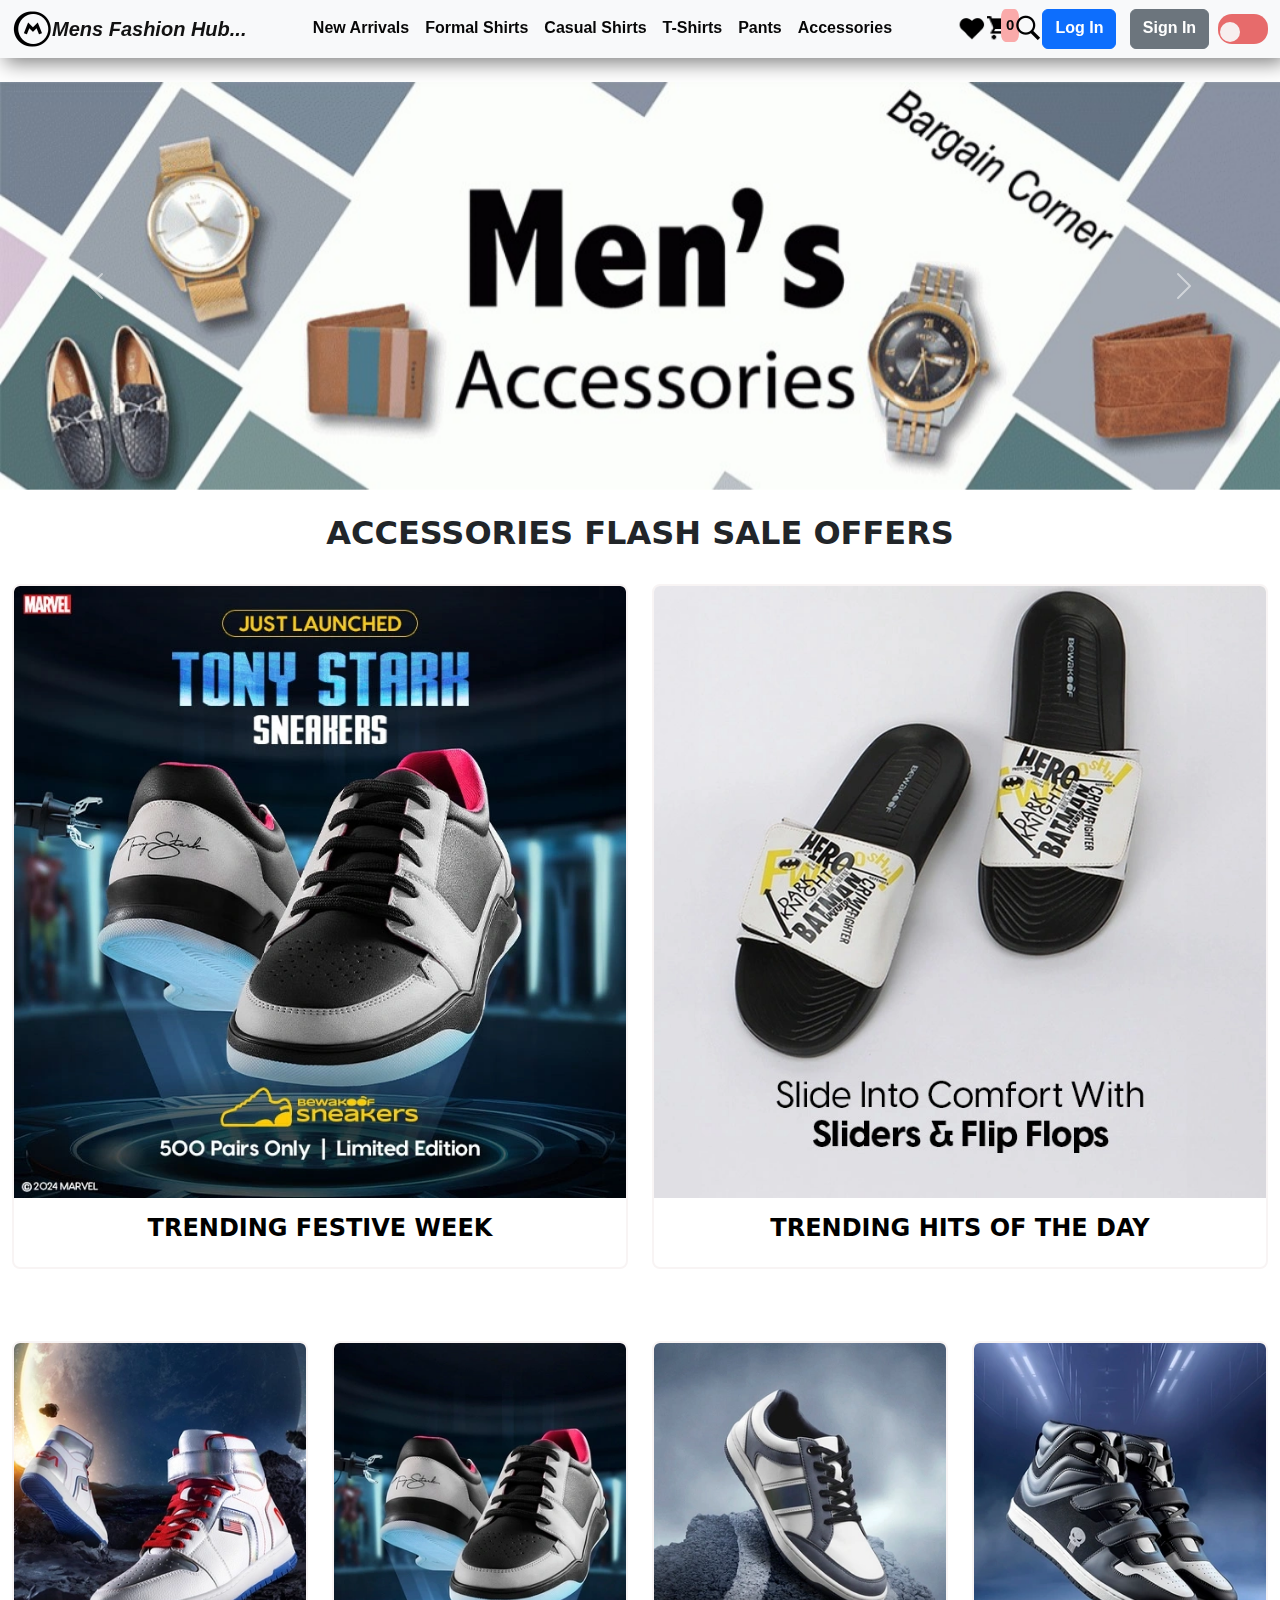
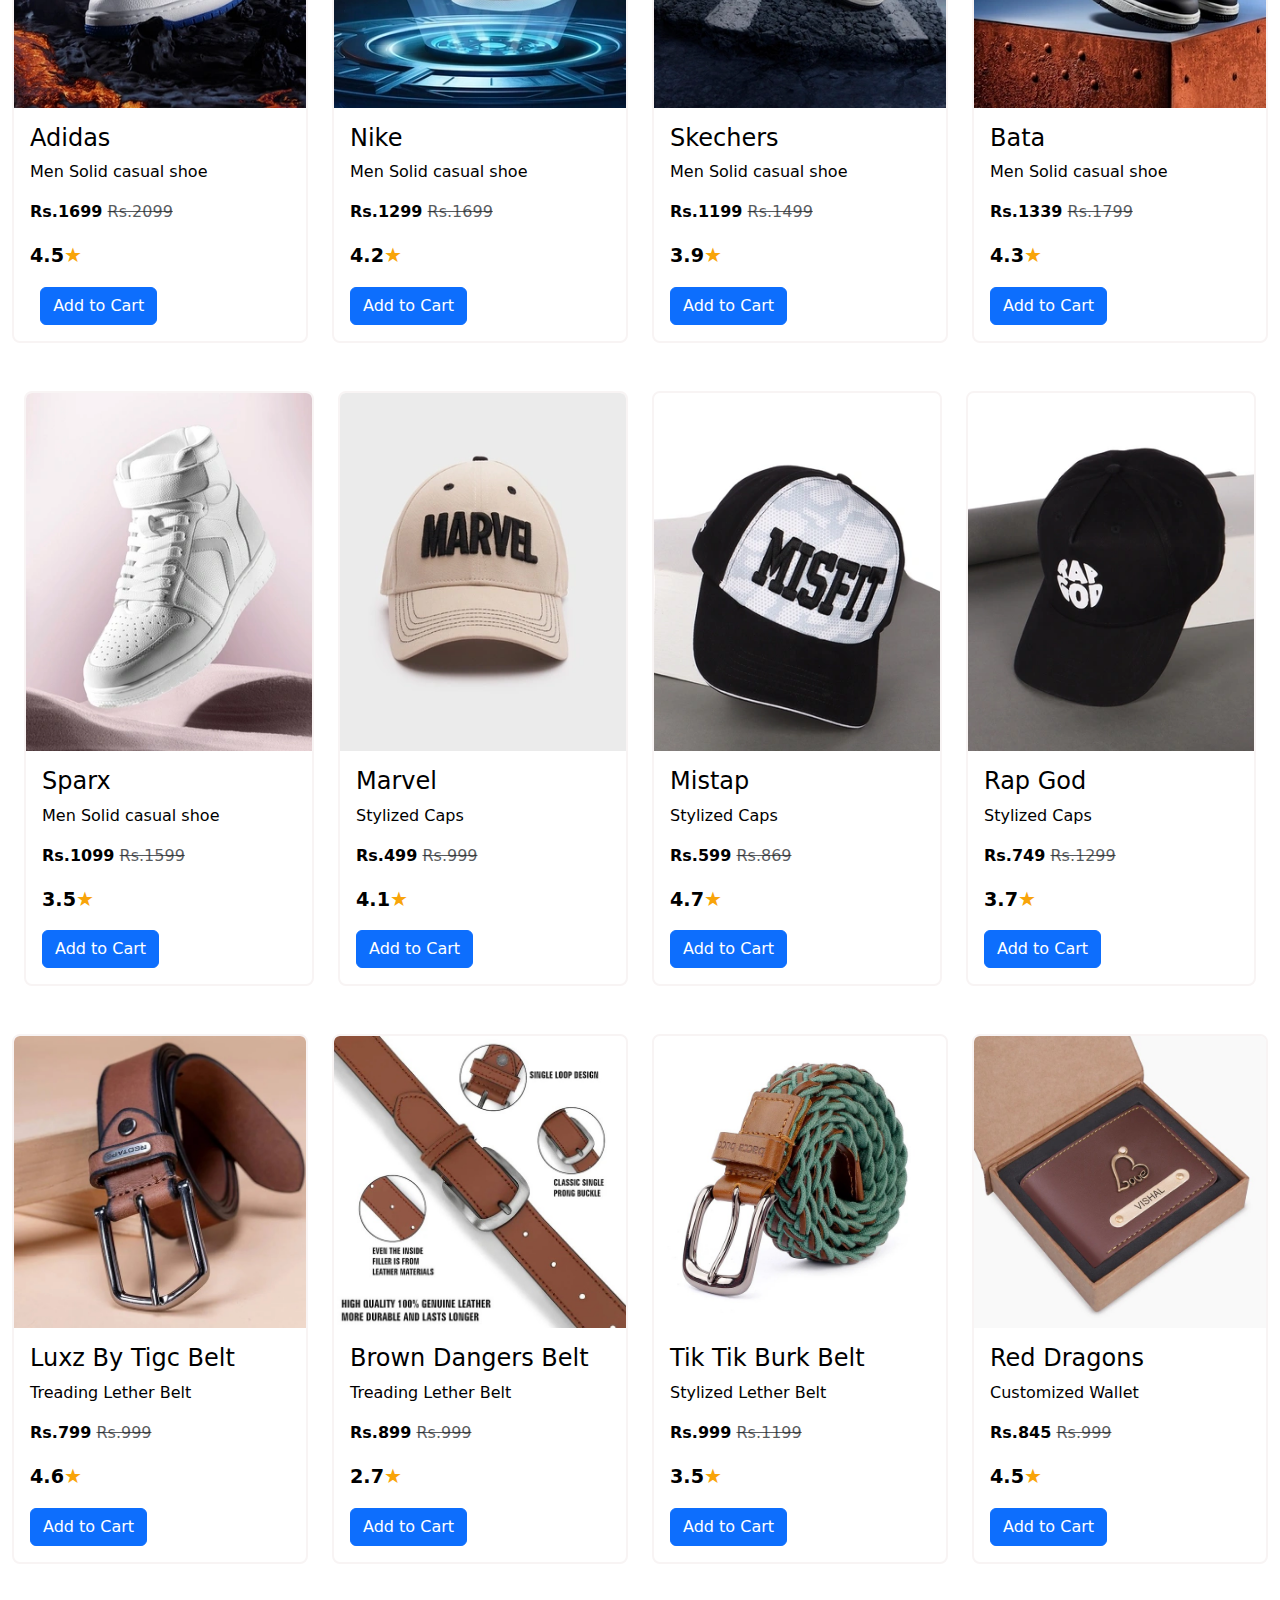
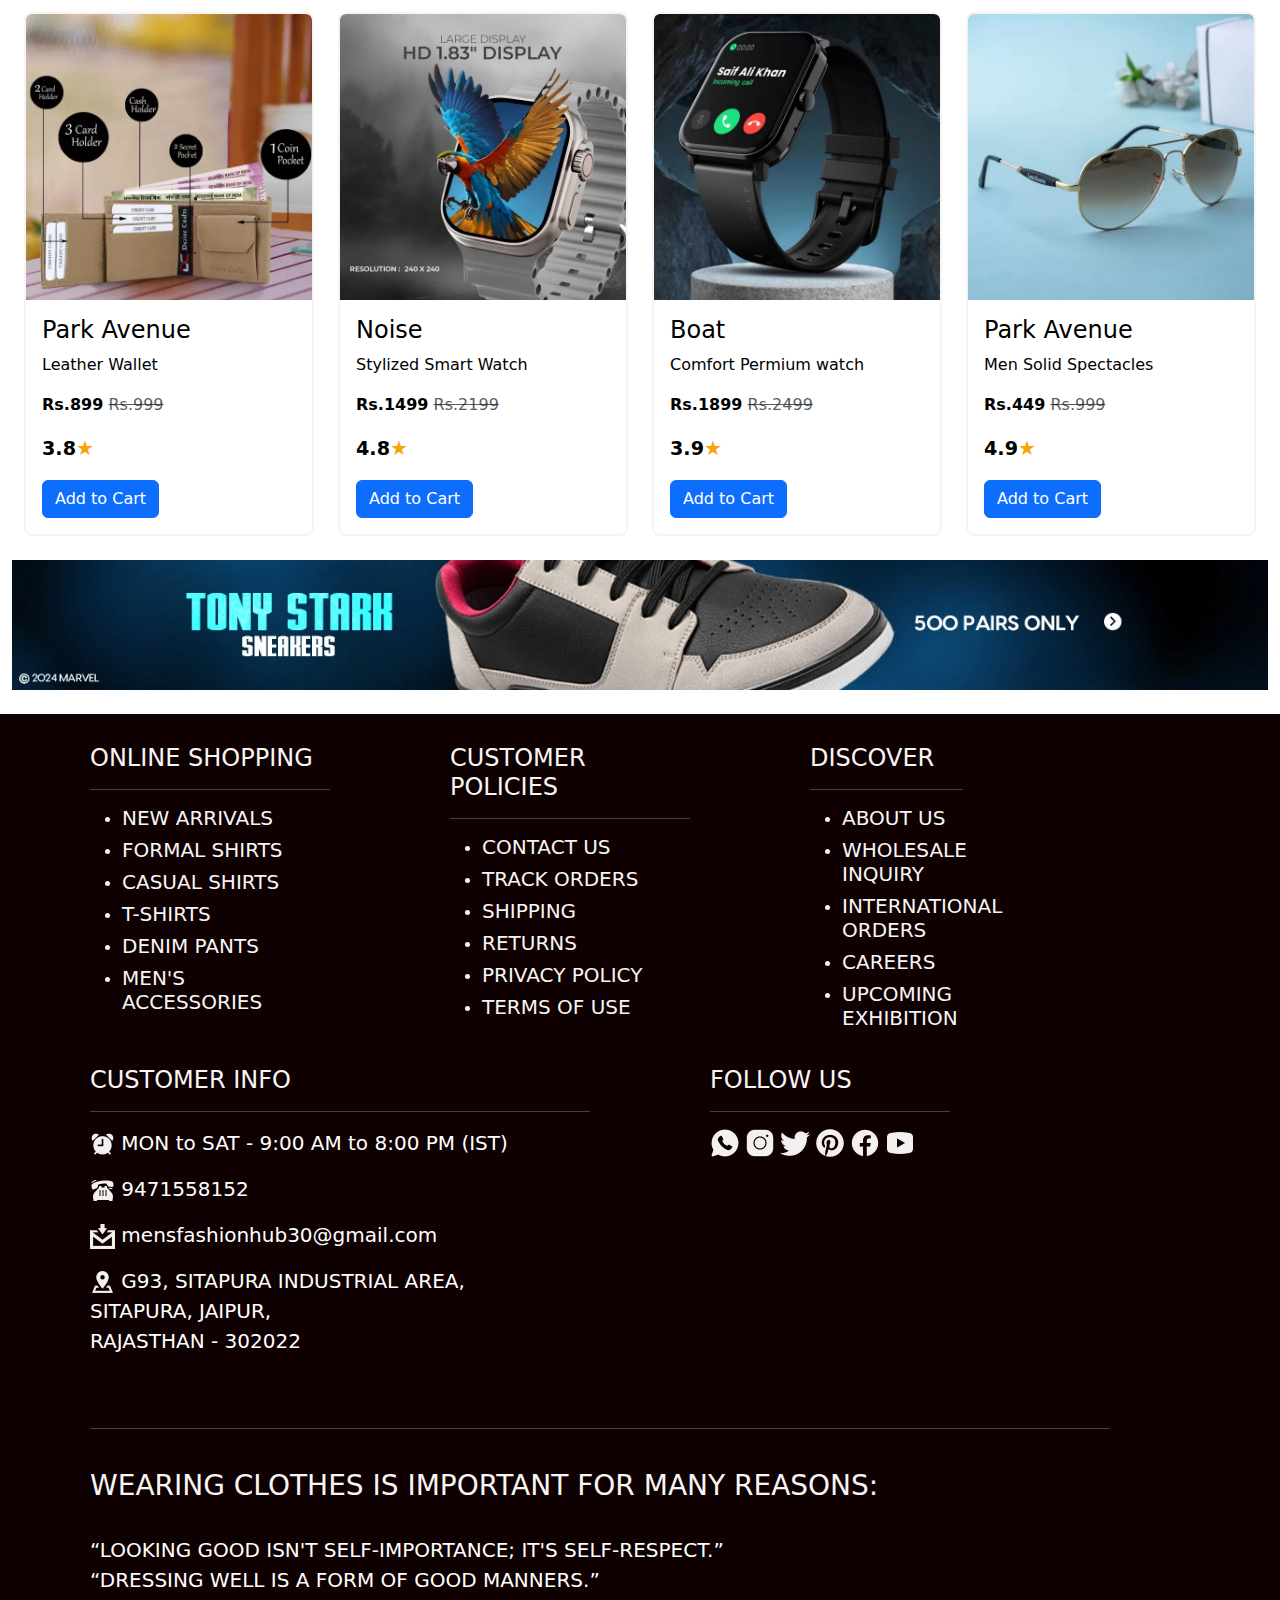
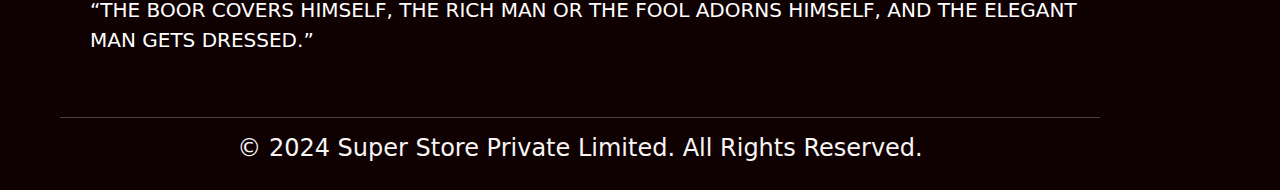
<file: accessories.html>
<!DOCTYPE html>
<html lang="en">
<head>
    <meta charset="UTF-8">
    <meta name="viewport" content="width=device-width, initial-scale=1.0">
    <title>dress</title>
    <link rel="stylesheet" href="style.css">  
    <link href="https://cdn.jsdelivr.net/npm/bootstrap@5.0.2/dist/css/bootstrap.min.css" rel="stylesheet">
    <script src="https://cdn.jsdelivr.net/npm/bootstrap@5.0.2/dist/js/bootstrap.bundle.min.js"></script>
    <link href="https://cdn.jsdelivr.net/npm/bootstrap-icons@1.10.0/font/bootstrap-icons.css" rel="stylesheet">
    <style>
       .card {
              border: 2px solid #f8f4f4;
              /* width: 300px; */
              border-radius: 8px;
              overflow: hidden;
              transition: transform 0.2s ease-in-out;
          }
          .card:hover {
              transform: scale(1.05);
          }
          .btn-favorite {
            position: absolute;
            top: 10px;
            right: 10px;
            background:none;
            border: none;
            font-size: 1.5rem;
            color:rgb(250, 247, 247);
            cursor: pointer; /* Apply cursor to the Favorite button */
        }
        .rating {
            margin-bottom: 15px;
            font-size: larger;
            font-weight: bold;
        }

        .rating span {
            color:rgb(248, 164, 9);
            font-size: 20px;
            cursor: pointer; /* Apply cursor to rating stars */
        }
        .footer{
    background-color:rgb(15, 1, 1);
}
.footer footer{
    display: flex;
    flex-wrap: wrap;
    justify-content: center;
}
.footer footer div {
    margin: 20p 10px 10px 10px;
    padding: 10px;
    text-align:start;
    font-weight:normal;
    margin-left: 20px;
    margin-right: 80px;
    color:rgb(248, 245, 245);
    justify-content: start;

}
.footer footer div p{
    text-align: start;
    font-size: 20px;
    color: white;
    justify-content: start;
}
.footer footer .column5 p{
    display: inline;
}
.footer column6{
    padding: 10px;
}
.footer column6 p{
    text-align:start;
    font-size: 20px;
    font-weight: bold;
    margin-bottom: 20px;
    justify-content: start;
}
.copy{
    color: white;
}
.overlay{
    display: block;
    opacity: 0;
    position: absolute;
    top: 10%;
    margin-left: 0;
    width: 70px;
} 
#product-cards .card:hover .overlay{
    opacity: 1;
    margin-left: 5%;
    transition: 0.5s ease;
}
.overlay i img{
    background-color:black;
    height: 40px;
    width: 40px;
    font-size: 20px;
    padding: 7px;
    margin: -20%;
    margin-bottom: 5%;
    cursor: pointer;
}
.overlay .btn-secondary{
    background: transparent !important;
    border: none;
    box-shadow: none;
}
/* Toggle Switch Styles */
body {
    transition: background-color 0.5s, color 0.5s;
    }
.dark-mode {
    background-color: #121212;
    color: #ffffff;
    }
.toggle-switch {
            position: relative;
            display: inline-block;
            width: 50px;
            height: 30px;
        }
        .toggle-switch input {
            opacity: 0;
            width: 0;
            height: 0;
        }
        .slider {
            position: absolute;
            cursor: pointer;
            top: 0;
            left: 0;
            right: 0;
            bottom: 0;
            background-color:rgb(231, 107, 107);
            transition: .4s;
            border-radius: 14px;
        }
        .slider:before {
            position: absolute;
            content: "";
            height: 20px;
            width: 20px;
            left: 2px;
            bottom: 2px;
            background-color: rgb(247, 239, 239);
            transition: .4s;
            border-radius: 50%;
        }
        input:checked + .slider {
            background-color: rgb(10, 10, 10); /* Bootstrap primary color */
        }
        input:checked + .slider:before {
            transform: translateX(26px);
        }

.HEADING
 {
    font-weight: lighter;
     font-family: 'Franklin Gothic Medium', 'Arial Narrow', Arial, sans-serif;
     font-style: oblique;
     font-size: 20px;
    color: #121212;
 }
 .card-body{
    color: black;
}
 /* Cart View Style */
 .card {
    position: relative;
}
.cart-badge {
            position: absolute;
            top: -5px;
            right: -5px;
            background-color: rgb(250, 170, 170);
            color: rgb(8, 8, 8);
            border-radius: 25%;
            padding: 5px;
            font-size: 15px;
            
        }
        .navbar .icons a {
            position: relative;
        }
        #cart-view {
            display: none;
            position: fixed;
            top: 70px;
            left: 0;
            width: 100%;
            height: 100%;
            background-color: rgba(0, 0, 0, 0.7);
            color: white;
            padding: 20px;
            overflow-y: auto;
        }
        #cart-view .cart-content {
            background-color: #fff;
            padding: 20px;
            color: black;
            border-radius: 8px;
            max-width: 500px;
            margin: auto;
        }
        .btn-close-cart {
            position: absolute;
            top: 10px;
            right: 10px;
            background: red;
            color: white;
            border: none;
            padding: 10px;
            cursor: pointer;
            font-size: 20px;
        }

        .cart-item {
            display: flex;
            align-items: center;
            justify-content: space-between;
            border-bottom: 2px solid #111111;
            padding: 10px 0;
        }

        .cart-item img {
            width: 100px;
            height: 100px;
          
        }

        .cart-item .item-details {
            flex: 1;
            margin-left: 10px;
            font-size: 20px;
            font-weight: bold;
        }

        .cart-item .item-details .price {
            font-size: 20px;  /* Smaller price */
            font-weight: bold;
        }

        .cart-item .item-actions {
            display: flex;
            align-items: center;
            gap: 0px;
            width: 100%;
            justify-content: space-between;
            margin-left: 10px;
            font-weight: bold;
        }

        .btn-small {
            font-size: 10px;
            padding: 3px 6px;
            font-weight: bold;
            background-color: white;

        }

        .btn-delete {
            background:none;
            border:none;
            cursor: pointer;
            padding: 0;
           
        }
        .btn-delete img{
            width: 25px;
            height: 30px;
        }

        .btn-later {
            background-color: rgb(100, 109, 236);
            color: rgb(247, 242, 242);
            border: none;
            padding: 5px 10px;
            font-size: 17px;
            width: 45%;
        }

        .btn-processed {
            background-color: rgb(103, 240, 103);
            color: black;
            border: none;
            padding: 5px 10px;
            font-size: 17px;
            width: 45%;
        }

        .cart-footer {
            display: flex;
            justify-content: space-between;
            text-align: center;
            font-size: 12px;
            margin-top: 20px;
        }

        .cart-footer .btn-small {
            margin-top: 50px;
        }

</style>
</head>
<body>
    <nav class="navbar navbar-expand-lg navbar-light bg-light" id="navbar1">
        <div class="container-fluid">
            <img src="images/icons8-mario-40.png" alt="Logo">
            <div class="HEADING">
                <!-- <b>MENS FASHION HUB...</b> -->
                <B> Mens Fashion Hub...</B>
            </div>
            <button class="navbar-toggler" type="button" data-bs-toggle="collapse" data-bs-target="#navbarSupportedContent" aria-controls="navbarSupportedContent" aria-expanded="false" aria-label="Toggle navigation">
                <span class="navbar-toggler-icon"></span>
            </button>
            <div class="collapse navbar-collapse" id="navbarSupportedContent">
                <ul class="navbar-nav mx-auto" style="font-weight: bolder; font-size: 16px;">
                    <li class="nav-item"><a class="nav-link" href="index.html"><b>New Arrivals</b></a></li>
                    <li class="nav-item"><a class="nav-link" href="formal shirts.html"><b>Formal Shirts</b></a></li>
                    <li class="nav-item"><a class="nav-link" href="casual shirts.html"><b>Casual Shirts</b></a></li>
                    <li class="nav-item"><a class="nav-link" href="t-shirts.html"><b>T-Shirts</b></a></li>
                    <li class="nav-item"><a class="nav-link" href="pants.html"><b>Pants</b></a></li>
                    <li class="nav-item"><a class="nav-link" href="accessories.html"><b>Accessories</b></a></li>
                </ul>
                <div class="icons">
                    <a class="nav-link" href=""><img src="images/icons8-filled-heart-28.png" alt="Wishlist"></a>
                    <a class="nav-link" href="javascript:void(0);" onclick="openCart()">
                        <img src="images/icons8-shopping-cart-28.png">
                           <span id="cart-badge" class="cart-badge">0</span>
                       </a>
                    <a class="nav-link" href=""><img src="images/icons8-search-28.png" alt="Search"></a>
                </div>
                <button class="btn btn-primary">
                    <a class="nav-link text-white" href="login.html" style="margin: 0; padding: 0;"><b>Log In</b></a>
                </button>&nbsp;&nbsp;&nbsp;
                <button class="btn btn-secondary">
                    <a class="nav-link text-white" href="sign in.html" style="margin: 0; padding: 0;"><b>Sign In</b></a>
                </button>&nbsp;&nbsp;
                <label class="toggle-switch">
                    <input type="checkbox" id="toggleMode">
                    <span class="slider"></span>
                </label>
            </div>
        </div>
    </nav>
    
    
    
    </body>
</html>
 
    <!-- Carousel Section -->
  <br><div id="carouselExampleCaptions" class="carousel slide" data-bs-ride="carousel" data-bs-interval="3000">
    <div class="carousel-inner">
      <div class="carousel-item active">
        <img src="images/accessories carosal1.jpeg.jpeg"alt="" width="100%"class="d-block w-100" alt="First slide">
        <div class="carousel-caption d-none d-md-block">
          <!-- <h5>First slide label</h5> -->
          <!-- <p>Some representative placeholder content for the first slide.</p> -->
        </div>
      </div>
      <div class="carousel-item">
        <img src="images/accessories carosal2.jpeg"class="d-block w-100" alt="Second slide">
        <div class="carousel-caption d-none d-md-block">
          <!-- <h5>Second slide label</h5> -->
          <!-- <p>Some representative placeholder content for the second slide.</p> -->
        </div>
      </div>
    <button class="carousel-control-prev" type="button" data-bs-target="#carouselExampleCaptions" data-bs-slide="prev">
      <span class="carousel-control-prev-icon" aria-hidden="true"></span>
      <span class="visually-hidden">Previous</span>
    </button>
    <button class="carousel-control-next" type="button" data-bs-target="#carouselExampleCaptions" data-bs-slide="next">
      <span class="carousel-control-next-icon" aria-hidden="true"></span>
      <span class="visually-hidden">Next</span>
    </button>
  </div><br>
  <center><h2><b>ACCESSORIES FLASH SALE OFFERS</b></h2></center>
  <br>
     <!-- Grid System -->
<div class="container-fluid">
  <div class="row">
      <div class="col-md-6 mb-4">
          <div class="card">
              <img src="images/accessorie.jpeg" class="card-img-top" alt="Spread Collar Formal Shirts">
              <div class="card-body text-center">
                  <h4><b>TRENDING FESTIVE WEEK</b></h4>
              </div>
          </div>
      </div>
      <div class="col-md-6 mb-4">
          <div class="card">
              <img src="images/accessorie1.jpeg" class="card-img-top" alt="Pure Cotton Formal Shirts">
              <div class="card-body text-center">
                  <h4><b>TRENDING HITS OF THE DAY</b></h4>
              </div>
          </div>
      </div>
  </div>
  <br><br>
</div>

        
      <!--first Grid System -->
<div class="container-fluid" id="product-cards">
  <div class="row">
      <div class="col-md-3 mb-4">
          <div class="card">
              <img src="images/shoe1.jpeg" class="card-img-top" alt="Men Solid Formal Shirt">
              <div class="overlay">
                <button type="button" class="btn btn-secondary" title="Quick View">
                    <i><img src="./images/icons8-heart-64.png" alt="Quick View" width="30px"></i>
                </button>
                <button type="button" class="btn btn-secondary" title="Add to Wishlist">
                    <i><img src="./images/icons8-forward-arrow-35.png" alt="Add to Wishlist" width="30px"></i>
                </button>
            </div>
              <div class="card-body">
                  <h4 class="card-title">Adidas</h4>
        <p class="card-text">Men Solid casual shoe</p>
                  <p class="card-text"><b>Rs.1699</b> <span class="text-muted text-decoration-line-through">Rs.2099</span></p>
                  <p><div class="rating">4.5<span>&#9733;</span></div></p>&nbsp;
                  <button class="btn btn-primary" onclick="addToCart(65, 'Adidas', 1699, 'images/shoe1.jpeg')">Add to Cart</button>
              </div>
          </div>
      </div>
      <div class="col-md-3 mb-4">
          <div class="card">
              <img src="images/shoe2.jpeg" class="card-img-top" alt="Spread Collar Formal Shirts">
              <div class="overlay">
                <button type="button" class="btn btn-secondary" title="Quick View">
                    <i><img src="./images/icons8-heart-64.png" alt="Quick View" width="30px"></i>
                </button>
                <button type="button" class="btn btn-secondary" title="Add to Wishlist">
                    <i><img src="./images/icons8-forward-arrow-35.png" alt="Add to Wishlist" width="30px"></i>
                </button>
            </div>
              <div class="card-body">
                  <h4 class="card-title">Nike</h4>
                  <p class="card-text">Men Solid casual shoe</p>
                  <p class="card-text"><b>Rs.1299</b> <span class="text-muted text-decoration-line-through">Rs.1699</span></p>
                  <p><div class="rating">4.2<span>&#9733;</span></div></p>
                  <button class="btn btn-primary" onclick="addToCart(66, 'Nike', 1299, 'images/shoe2.jpeg')">Add to Cart</button>
              </div>
          </div>
      </div>
      <div class="col-md-3 mb-4">
          <div class="card">
              <img src="images/shoe3.jpeg" class="card-img-top" alt="Pure Cotton Formal Shirts">
              <div class="overlay">
                <button type="button" class="btn btn-secondary" title="Quick View">
                    <i><img src="./images/icons8-heart-64.png" alt="Quick View" width="30px"></i>
                </button>
                <button type="button" class="btn btn-secondary" title="Add to Wishlist">
                    <i><img src="./images/icons8-forward-arrow-35.png" alt="Add to Wishlist" width="30px"></i>
                </button>
            </div>
              <div class="card-body">
                  <h4 class="card-title">Skechers</h4>
                  <p class="card-text">Men Solid casual shoe</p>
                  <p class="card-text"><b>Rs.1199</b> <span class="text-muted text-decoration-line-through">Rs.1499</span></p>
                  <p><div class="rating">3.9<span>&#9733;</span></div></p>
                  <button class="btn btn-primary" onclick="addToCart(67, 'Skechers', 1199, 'images/shoe3.jpeg')">Add to Cart</button>
              </div>
          </div>
      </div>
      <div class="col-md-3 mb-4">
          <div class="card">
              <img src="images/shoe4.jpeg" class="card-img-top" alt="Slim Fit Formal Shirts">
              <div class="overlay">
                <button type="button" class="btn btn-secondary" title="Quick View">
                    <i><img src="./images/icons8-heart-64.png" alt="Quick View" width="30px"></i>
                </button>
                <button type="button" class="btn btn-secondary" title="Add to Wishlist">
                    <i><img src="./images/icons8-forward-arrow-35.png" alt="Add to Wishlist" width="30px"></i>
                </button>
            </div>
              <div class="card-body">
                  <h4 class="card-title">Bata</h4>
                  <p class="card-text">Men Solid casual shoe</p>
                  <p class="card-text"><b>Rs.1339</b> <span class="text-muted text-decoration-line-through">Rs.1799</span></p>
                  <p><div class="rating">4.3<span>&#9733;</span></div></p>
                  <button class="btn btn-primary" onclick="addToCart(68, 'Bata', 1339, 'images/shoe4.jpeg')">Add to Cart</button>
              </div>
          </div>
      </div>
  </div>

  <br>
  <!-- second grid system -->
  <div class="container-fluid" id="product-cards">
  <div class="row">
      <div class="col-md-3 mb-4">
          <div class="card">
              <img src="images/shoe5.jpeg" class="card-img-top" alt="Men Solid Slim Fit Formal Shirts">
              <div class="overlay">
                <button type="button" class="btn btn-secondary" title="Quick View">
                    <i><img src="./images/icons8-heart-64.png" alt="Quick View" width="30px"></i>
                </button>
                <button type="button" class="btn btn-secondary" title="Add to Wishlist">
                    <i><img src="./images/icons8-forward-arrow-35.png" alt="Add to Wishlist" width="30px"></i>
                </button>
            </div>
              <div class="card-body">
                  <h4 class="card-title">Sparx</h4>
                  <p class="card-text">Men Solid casual shoe</p>
                  <p class="card-text"><b>Rs.1099</b> <span class="text-muted text-decoration-line-through">Rs.1599</span></p>
                  <p><div class="rating">3.5<span>&#9733;</span></div></p>
                  <button class="btn btn-primary" onclick="addToCart(69, 'Sparx', 1099, 'images/shoe5.jpeg')">Add to Cart</button>
              </div>
          </div>
      </div>
      <div class="col-md-3 mb-4">
          <div class="card">
              <img src="images/cap1.jpeg" class="card-img-top" alt="Pure Cotton Formal Shirts">
              <div class="overlay">
                <button type="button" class="btn btn-secondary" title="Quick View">
                    <i><img src="./images/icons8-heart-64.png" alt="Quick View" width="30px"></i>
                </button>
                <button type="button" class="btn btn-secondary" title="Add to Wishlist">
                    <i><img src="./images/icons8-forward-arrow-35.png" alt="Add to Wishlist" width="30px"></i>
                </button>
            </div>
              <div class="card-body">
                  <h4 class="card-title">Marvel</h4>
                  <p class="card-text">Stylized Caps</p>
                  <p class="card-text"><b>Rs.499</b> <span class="text-muted text-decoration-line-through">Rs.999</span></p>
                  <p><div class="rating">4.1<span>&#9733;</span></div></p>
                  <button class="btn btn-primary" onclick="addToCart(70, 'Marvel', 499, 'images/cap1.jpeg')">Add to Cart</button>
              </div>
          </div>
      </div>
      <div class="col-md-3 mb-4">
          <div class="card">
              <img src="images/cap2.jpeg" class="card-img-top" alt="Indian Slim Fit Formal Shirts">
              <div class="overlay">
                <button type="button" class="btn btn-secondary" title="Quick View">
                    <i><img src="./images/icons8-heart-64.png" alt="Quick View" width="30px"></i>
                </button>
                <button type="button" class="btn btn-secondary" title="Add to Wishlist">
                    <i><img src="./images/icons8-forward-arrow-35.png" alt="Add to Wishlist" width="30px"></i>
                </button>
            </div>
              <div class="card-body">
                  <h4 class="card-title">Mistap</h4>
                  <p class="card-text">Stylized Caps</p>
                  <p class="card-text"><b>Rs.599</b> <span class="text-muted text-decoration-line-through">Rs.869</span></p>
                  <p><div class="rating">4.7<span>&#9733;</span></div></p>
                  <button class="btn btn-primary" onclick="addToCart(71, 'Mistap', 599, 'images/cap2.jpeg')">Add to Cart</button>
              </div>
          </div>
      </div>
      <div class="col-md-3 mb-4">
          <div class="card">
              <img src="images/cap3.jpeg" class="card-img-top" alt="Men Solid Formal Shirts">
              <div class="overlay">
                <button type="button" class="btn btn-secondary" title="Quick View">
                    <i><img src="./images/icons8-heart-64.png" alt="Quick View" width="30px"></i>
                </button>
                <button type="button" class="btn btn-secondary" title="Add to Wishlist">
                    <i><img src="./images/icons8-forward-arrow-35.png" alt="Add to Wishlist" width="30px"></i>
                </button>
            </div>
              <div class="card-body">
                  <h4 class="card-title">Rap God</h4>
                  <p class="card-text">Stylized Caps</p>
                  <p class="card-text"><b>Rs.749</b> <span class="text-muted text-decoration-line-through">Rs.1299</span></p>
                  <p><div class="rating">3.7<span>&#9733;</span></div></p>
                  <button class="btn btn-primary" onclick="addToCart(72, 'Rap God', 699, 'images/cap3.jpeg')">Add to Cart</button>
              </div>
          </div>
      </div>
  </div>
  </div>
  <br>
</div>

         <!--third  Grid System -->
<div class="container-fluid" id="product-cards">
  <div class="row">
      <div class="col-md-3 mb-4">
          <div class="card">
              <img src="images/Accessories 1 (1).jpeg" class="card-img-top" alt="Slim Fit Opaque Formal Shirts">
              <div class="overlay">
                <button type="button" class="btn btn-secondary" title="Quick View">
                    <i><img src="./images/icons8-heart-64.png" alt="Quick View" width="30px"></i>
                </button>
                <button type="button" class="btn btn-secondary" title="Add to Wishlist">
                    <i><img src="./images/icons8-forward-arrow-35.png" alt="Add to Wishlist" width="30px"></i>
                </button>
            </div>
              <div class="card-body">
                  <h4 class="card-title">Luxz By Tigc Belt</h4>
                  <p class="card-text">Treading Lether Belt </p>
                  <p class="card-text"><b>Rs.799</b> <span class="text-muted text-decoration-line-through">Rs.999</span></p>
                  <p><div class="rating">4.6<span>&#9733;</span></div></p>
                  <button class="btn btn-primary" onclick="addToCart(73, 'Luxz By Tigc Belt', 799, 'images/Accessories 1 (1).jpeg')">Add to Cart</button>
              </div>
          </div>
      </div>

      <div class="col-md-3 mb-4">
          <div class="card">
              <img src="images/Accessories 1 (2).jpeg" class="card-img-top" alt="Rock Fit Formal Shirts">
              <div class="overlay">
                <button type="button" class="btn btn-secondary" title="Quick View">
                    <i><img src="./images/icons8-heart-64.png" alt="Quick View" width="30px"></i>
                </button>
                <button type="button" class="btn btn-secondary" title="Add to Wishlist">
                    <i><img src="./images/icons8-forward-arrow-35.png" alt="Add to Wishlist" width="30px"></i>
                </button>
            </div>
              <div class="card-body">
                  <h4 class="card-title">Brown Dangers Belt</h4>
                  <p class="card-text">Treading Lether Belt</p>
                  <p class="card-text"><b>Rs.899</b> <span class="text-muted text-decoration-line-through">Rs.999</span></p>
                  <p><div class="rating">2.7<span>&#9733;</span></div></p>
                  <button class="btn btn-primary" onclick="addToCart(74, 'Brown Dangers Belt', 899, 'images/Accessories 1 (2).jpeg')">Add to Cart</button>
              </div>
          </div>
      </div>

      <div class="col-md-3 mb-4">
          <div class="card">
              <img src="images/Accessories 1 (4).jpeg" class="card-img-top" alt="Slim Fit Formal Shirts">
              <div class="overlay">
                <button type="button" class="btn btn-secondary" title="Quick View">
                    <i><img src="./images/icons8-heart-64.png" alt="Quick View" width="30px"></i>
                </button>
                <button type="button" class="btn btn-secondary" title="Add to Wishlist">
                    <i><img src="./images/icons8-forward-arrow-35.png" alt="Add to Wishlist" width="30px"></i>
                </button>
            </div>
              <div class="card-body">
                  <h4 class="card-title">Tik Tik Burk Belt</h4>
                  <p class="card-text">Stylized Lether Belt</p>
                  <p class="card-text"><b>Rs.999</b> <span class="text-muted text-decoration-line-through">Rs.1199</span></p>
                  <p><div class="rating">3.5<span>&#9733;</span></div></p>
                  <button class="btn btn-primary" onclick="addToCart(75, 'Tik Tik Burk Belt', 999, 'images/Accessories 1 (4).jpeg')">Add to Cart</button>
              </div>
          </div>
      </div>

      <div class="col-md-3 mb-4">
          <div class="card">
              <img src="images/Accessories 1 (5).jpeg" class="card-img-top" alt="Men Solid Fit Formal Shirts">
              <div class="overlay">
                <button type="button" class="btn btn-secondary" title="Quick View">
                    <i><img src="./images/icons8-heart-64.png" alt="Quick View" width="30px"></i>
                </button>
                <button type="button" class="btn btn-secondary" title="Add to Wishlist">
                    <i><img src="./images/icons8-forward-arrow-35.png" alt="Add to Wishlist" width="30px"></i>
                </button>
            </div>
              <div class="card-body">
                  <h4 class="card-title">Red Dragons </h4>
                  <p class="card-text">Customized Wallet</p>
                  <p class="card-text"><b>Rs.845</b> <span class="text-muted text-decoration-line-through">Rs.999</span></p>
                  <p><div class="rating">4.5<span>&#9733;</span></div></p>
                  <button class="btn btn-primary" onclick="addToCart(76, 'Red Dragons', 845, 'images/Accessories 1 (5).jpeg')">Add to Cart</button>
              </div>
          </div>
      </div>
  </div>

  <br>
 <!-- fourth grid system -->
  <div class="container-fluid" id="product-cards">
  <div class="row">
      <div class="col-md-3 mb-4">
          <div class="card">
              <img src="images/Accessories 1 (6).jpeg" class="card-img-top" alt="Rock Fit Formal Shirts">
              <div class="overlay">
                <button type="button" class="btn btn-secondary" title="Quick View">
                    <i><img src="./images/icons8-heart-64.png" alt="Quick View" width="30px"></i>
                </button>
                <button type="button" class="btn btn-secondary" title="Add to Wishlist">
                    <i><img src="./images/icons8-forward-arrow-35.png" alt="Add to Wishlist" width="30px"></i>
                </button>
            </div>
              <div class="card-body">
                  <h4 class="card-title">Park Avenue</h4>
                  <p class="card-text">Leather Wallet</p>
                  <p class="card-text"><b>Rs.899</b> <span class="text-muted text-decoration-line-through">Rs.999</span></p>
                  <p><div class="rating">3.8<span>&#9733;</span></div></p>
                  <button class="btn btn-primary" onclick="addToCart(77, 'Park Avenue', 899, 'images/Accessories 1 (6).jpeg')">Add to Cart</button>
              </div>
          </div>
      </div>

      <div class="col-md-3 mb-4">
          <div class="card">
              <img src="images/Accessories 1 (15).jpeg" class="card-img-top" alt="Men Solid Fit Formal Shirts">
              <div class="overlay">
                <button type="button" class="btn btn-secondary" title="Quick View">
                    <i><img src="./images/icons8-heart-64.png" alt="Quick View" width="30px"></i>
                </button>
                <button type="button" class="btn btn-secondary" title="Add to Wishlist">
                    <i><img src="./images/icons8-forward-arrow-35.png" alt="Add to Wishlist" width="30px"></i>
                </button>
            </div>
              <div class="card-body">
                  <h4 class="card-title">Noise </h4>
                  <p class="card-text">Stylized Smart Watch</p>
                  <p class="card-text"><b>Rs.1499</b> <span class="text-muted text-decoration-line-through">Rs.2199</span></p>
                  <p><div class="rating">4.8<span>&#9733;</span></div></p>
                  <button class="btn btn-primary" onclick="addToCart(78, 'Noise', 1499, 'images/Accessories 1 (15).jpeg')">Add to Cart</button>
              </div>
          </div>
      </div>

      <div class="col-md-3 mb-4">
          <div class="card">
              <img src="images/Accessories 1 (17).jpeg" class="card-img-top" alt="Men Solid Fit Formal Shirts">
              <div class="overlay">
                <button type="button" class="btn btn-secondary" title="Quick View">
                    <i><img src="./images/icons8-heart-64.png" alt="Quick View" width="30px"></i>
                </button>
                <button type="button" class="btn btn-secondary" title="Add to Wishlist">
                    <i><img src="./images/icons8-forward-arrow-35.png" alt="Add to Wishlist" width="30px"></i>
                </button>
            </div>
              <div class="card-body">
                  <h4 class="card-title">Boat</h4>

                  <p class="card-text">Comfort Permium watch</p>
                  <p class="card-text"><b>Rs.1899</b> <span class="text-muted text-decoration-line-through">Rs.2499</span></p>
                  <p><div class="rating">3.9<span>&#9733;</span></div></p>
                  <button class="btn btn-primary" onclick="addToCart(79, 'Boat', 1899, 'images/Accessories 1 (17).jpeg')">Add to Cart</button>
              </div>
          </div>
      </div>

      <div class="col-md-3 mb-4">
          <div class="card">
              <img src="images/Accessories 1 (10).jpeg" class="card-img-top" alt="Men Slim Fit Formal Shirts">
              <div class="overlay">
                <button type="button" class="btn btn-secondary" title="Quick View">
                    <i><img src="./images/icons8-heart-64.png" alt="Quick View" width="30px"></i>
                </button>
                <button type="button" class="btn btn-secondary" title="Add to Wishlist">
                    <i><img src="./images/icons8-forward-arrow-35.png" alt="Add to Wishlist" width="30px"></i>
                </button>
            </div>
              <div class="card-body">
                  <h4 class="card-title">Park Avenue</h4>
                  <p class="card-text">Men Solid Spectacles </p>
                  <p class="card-text"><b>Rs.449</b> <span class="text-muted text-decoration-line-through">Rs.999</span></p>
                  <p><div class="rating">4.9<span>&#9733;</span></div></p>
                  <button class="btn btn-primary" onclick="addToCart(80, 'Park Avenue', 449, 'images/Accessories 1 (10).jpeg')">Add to Cart</button>
              </div>
          </div>
      </div>
  </div>
  </div>
  <script>
    const toggleButton = document.getElementById('toggleMode');
    toggleButton.addEventListener('change', () => {
        document.body.classList.toggle('dark-mode');
        toggleButton.setAttribute('aria-pressed', toggleButton.checked);
    });
</script>

   <!-- Cart View -->
   <div id="cart-view">
    <div class="cart-content">
        <button class="btn-close-cart" onclick="closeCart()">X</button>
       <center> <h2>Your Cart</h2></center>
        <div id="cart-items"></div>
        <div class="total-price">
            <h4>Total: ₹<span id="cart-total">0</span></h4>
        </div>
        <div class="cart-footer">
            <button class="btn-later btn-small" onclick="moveToLater()">
                Move to Later
            </button>
            <button class="btn-processed btn-small" onclick="processItem()">
                Mark as Processed
            </button>
        </div>
    </div>
</div>



  <script>
    const cartItems = JSON.parse(localStorage.getItem('cartItems')) || [];
    const laterItems = JSON.parse(localStorage.getItem('laterItems')) || [];

    // Function to add an item to the cart
    function addToCart(id, title, price, img) {
        const existingItem = cartItems.find(item => item.id === id);
        if (existingItem) {
            existingItem.quantity++;
        } else {
            cartItems.push({ id, title, price, img, quantity: 1 });
        }
        saveCartToLocalStorage();
        updateCartBadge();
    }

    // Save the cart to localStorage
    function saveCartToLocalStorage() {
        localStorage.setItem('cartItems', JSON.stringify(cartItems));
        localStorage.setItem('laterItems', JSON.stringify(laterItems));
    }

    // Update the cart badge
    function updateCartBadge() {
        const cartBadge = document.getElementById('cart-badge');
        cartBadge.innerText = cartItems.length;
    }

    // Open the cart view
    function openCart() {
        document.getElementById('cart-view').style.display = 'block';
        document.getElementById('navbarSupportedContent').classList.remove('show');
        showCartItems();
    }

    // Close the cart view
    function closeCart() {
        document.getElementById('cart-view').style.display = 'none';
    }

    // Show cart items inside the cart modal
    function showCartItems() {
        const cartItemsContainer = document.getElementById('cart-items');
        cartItemsContainer.innerHTML = '';
        let total = 0;

        cartItems.forEach(item => {
            const cartItem = document.createElement('div');
            cartItem.classList.add('cart-item');
            cartItem.innerHTML = `
                <img src="${item.img}" alt="product">
                <div class="item-details">
                    <span>${item.title}</span><br>
                    <span class="price">₹${item.price}</span><br>
                    <div class="item-actions">
                        <button class="btn-small" onclick="updateQuantity(${item.id}, -1)">-</button>
                        <span>${item.quantity}</span>
                        <button class="btn-small" onclick="updateQuantity(${item.id}, 1)">+</button>
                        <button class="btn-delete" onclick="removeItem(${item.id})">
                             <img src="images/icons8-trash-30.png" alt="Delete" width="0px" height="0px">
                        </button>
                    </div>
                </div>
            `;
            cartItemsContainer.appendChild(cartItem);
            total += item.price * item.quantity;
        });

        document.getElementById('cart-total').innerText = total;
    }

    // Update item quantity
    function updateQuantity(id, change) {
        const item = cartItems.find(item => item.id === id);
        if (item) {
            item.quantity = Math.max(1, item.quantity + change);
            saveCartToLocalStorage();
            showCartItems();
        }
    }

    // Remove item from cart
    function removeItem(id) {
        const index = cartItems.findIndex(item => item.id === id);
        if (index > -1) {
            cartItems.splice(index, 1);
            saveCartToLocalStorage();
            showCartItems();
            updateCartBadge();
        }
    }

    // Move item to Later
    function moveToLater() {
        alert('Move item to later');
    }

    // Mark item as Processed
    function processItem() {
        alert('Mark item as processed');
    }

    // Initialize cart badge on page load
    updateCartBadge();
</script>

<script src="https://cdn.jsdelivr.net/npm/bootstrap@5.1.3/dist/js/bootstrap.bundle.min.js"></script>

  <div>
      <img src="images/smal offerr3.jpeg" width="100%" alt="Promotional Offer">
  </div>

  <br>
</div>

                            <div class="footer">
                              <footer>
                                  <div class="container-fluid">
                                      <div class="row">
                                          <div class="column1 col-md-3">
                                              <h4>ONLINE SHOPPING</h4>
                                              <hr>
                                              <ul>
                                                  <li><H5>NEW ARRIVALS</H5></li>
                                                  <li><H5>FORMAL SHIRTS</H5></li>
                                                  <li><H5>CASUAL SHIRTS</H5></li>
                                                  <li><H5>T-SHIRTS</H5></li>
                                                  <li><H5>DENIM PANTS</H5></li>
                                                  <li><H5>MEN'S ACCESSORIES</H5></li>
                                              </ul>
                                          </div>
                          
                                          <div class="column2 col-md-3">
                                              <h4>CUSTOMER POLICIES</h4>
                                              <hr>
                                              <ul>
                                                  <li><H5>CONTACT US</H5></li>
                                                  <li><H5>TRACK ORDERS</H5></li>
                                                  <li><H5>SHIPPING</H5></li>
                                                  <li><H5>RETURNS</H5></li>
                                                  <li><H5>PRIVACY POLICY</H5></li>
                                                  <li><H5>TERMS OF USE</H5></li>
                                              </ul>
                                          </div>
                          
                                          <div class="column3 col-md-2">
                                              <h4>DISCOVER</h4>
                                              <hr>
                                              <ul>
                                                  <li><H5>ABOUT US</H5></li>
                                                  <li><H5>WHOLESALE INQUIRY</H5></li>
                                                  <li><H5>INTERNATIONAL ORDERS</H5></li>
                                                  <li><H5>CAREERS</H5></li>
                                                  <li><H5>UPCOMING EXHIBITION</H5></li>
                                              </ul>
                                          </div>
                          
                                          <div class="column4 col-md-6">
                                              <h4>CUSTOMER INFO</h4>
                                              <hr>
                                              <p><img src="images/icons8-alarm-clock-25.png"> MON to SAT - 9:00 AM to 8:00 PM (IST)</p>
                                              <p><img src="images/icons8-ringing-phone-25.png"> 9471558152</p>
                                              <p><img src="images/icons8-gmail-login-25 (1).png"> mensfashionhub30@gmail.com</p>
                                              <p><img src="images/icons8-address-25.png"> G93, SITAPURA INDUSTRIAL AREA,<br>SITAPURA, JAIPUR,<br>RAJASTHAN - 302022</p>
                                          </div>
                          
                                          <div class="column5 col-md-3">
                                              <h4>FOLLOW US</h4>
                                              <hr>
                                              <img src="images/icons8-whatsapp-30 (1).png" alt="WhatsApp">
                                              <img src="images/icons8-instagram-logo-30.png" alt="Instagram">
                                              <img src="images/icons8-twitter-logo-30 (1).png" alt="Twitter">
                                              <img src="images/icons8-pinterest-logo-30.png" alt="Pinterest">
                                              <img src="images/icons8-facebook-logo-30.png" alt="Facebook">
                                              <img src="images/icons8-youtube-logo-30.png" alt="YouTube">
                                          </div>
                                      </div>
                          
                                      <div class="row">
                                        <div class="column6 col-md-12"><HR><BR>
                                            <h3>WEARING CLOTHES IS IMPORTANT FOR MANY REASONS:</h3><BR>
                                              <p>“LOOKING GOOD ISN'T SELF-IMPORTANCE; IT'S SELF-RESPECT.”<br> 
                                              “DRESSING WELL IS A FORM OF GOOD MANNERS.”<br>
                                              “THE BOOR COVERS HIMSELF, THE RICH MAN OR THE FOOL ADORNS HIMSELF, AND THE ELEGANT MAN GETS DRESSED.”</p>
                                          </div>
                                      </div>
                          
                                      <div class="copy">
                                          <center>
                                              <hr>
                                              <h4>&copy; 2024 Super Store Private Limited. All Rights Reserved.</h4>
                                          </center>
                                      </div>
                                  </div>
                              </footer>
                          </div>
</file>
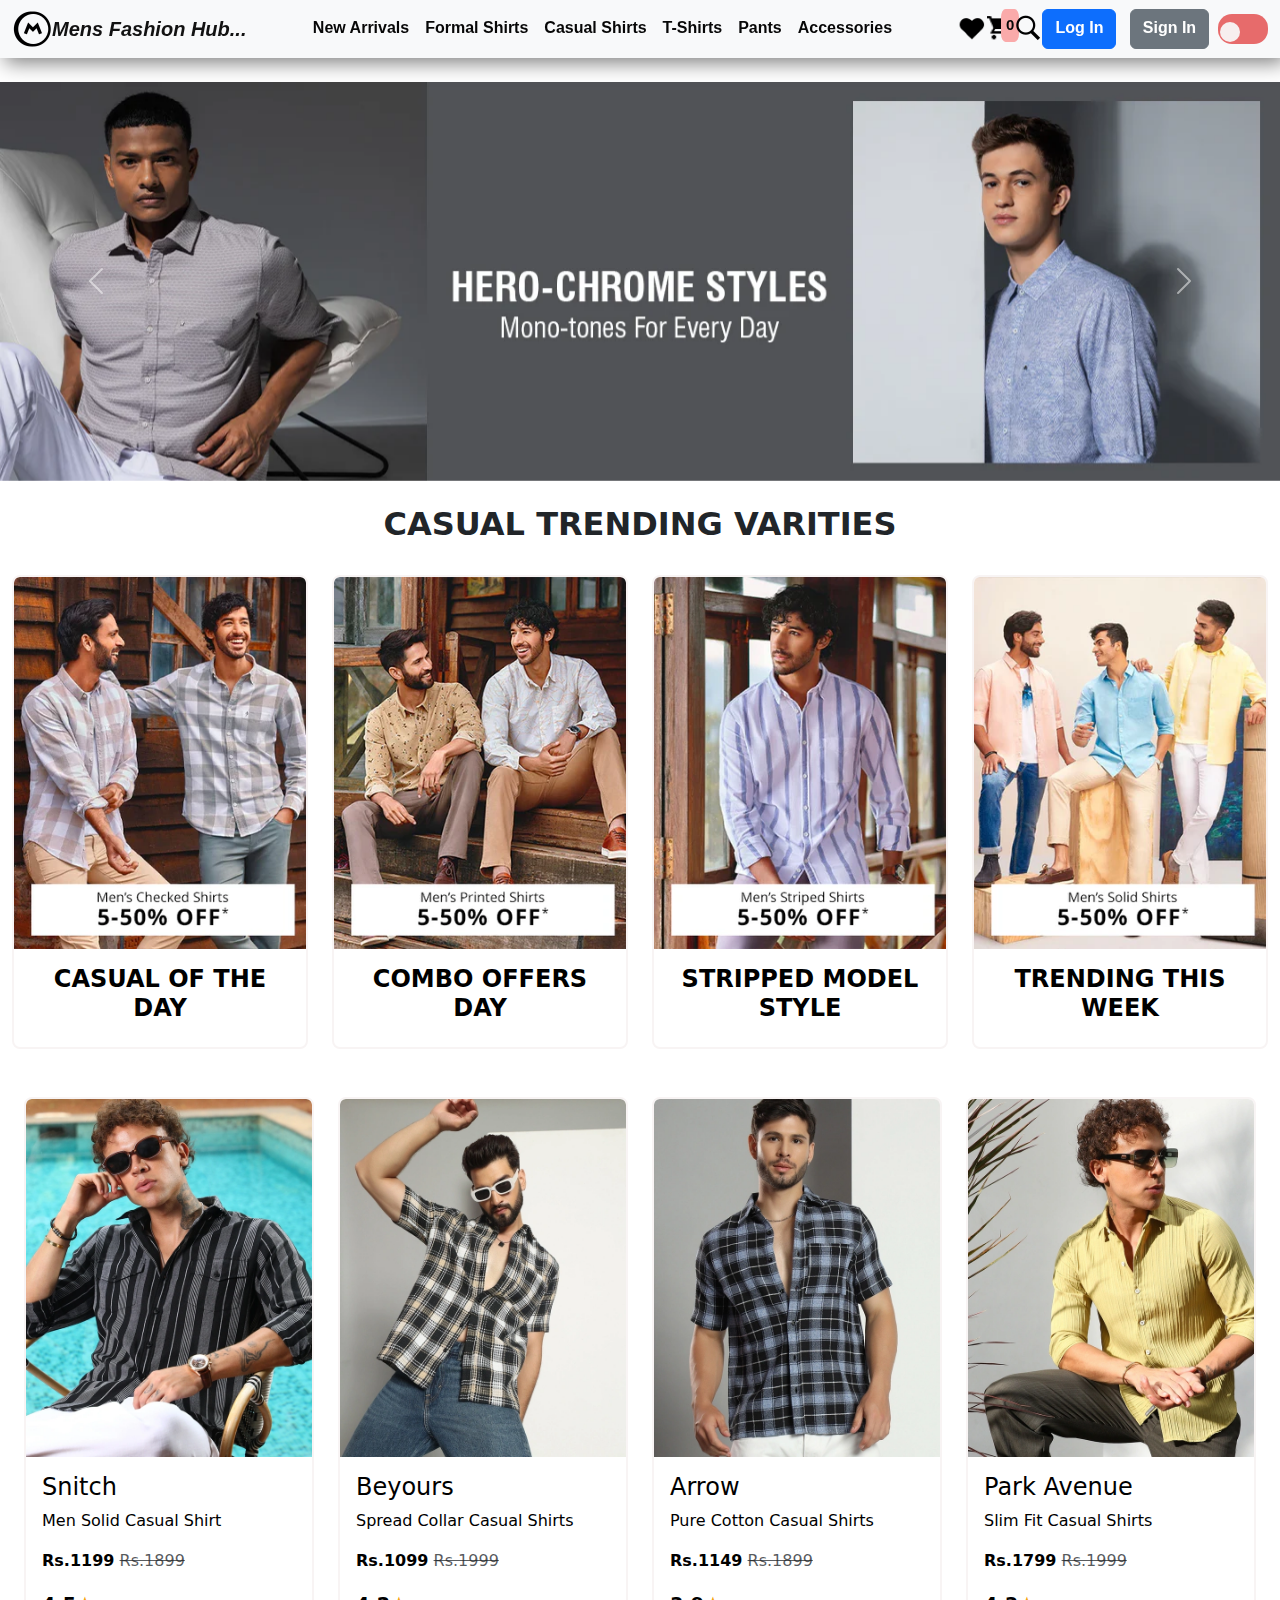
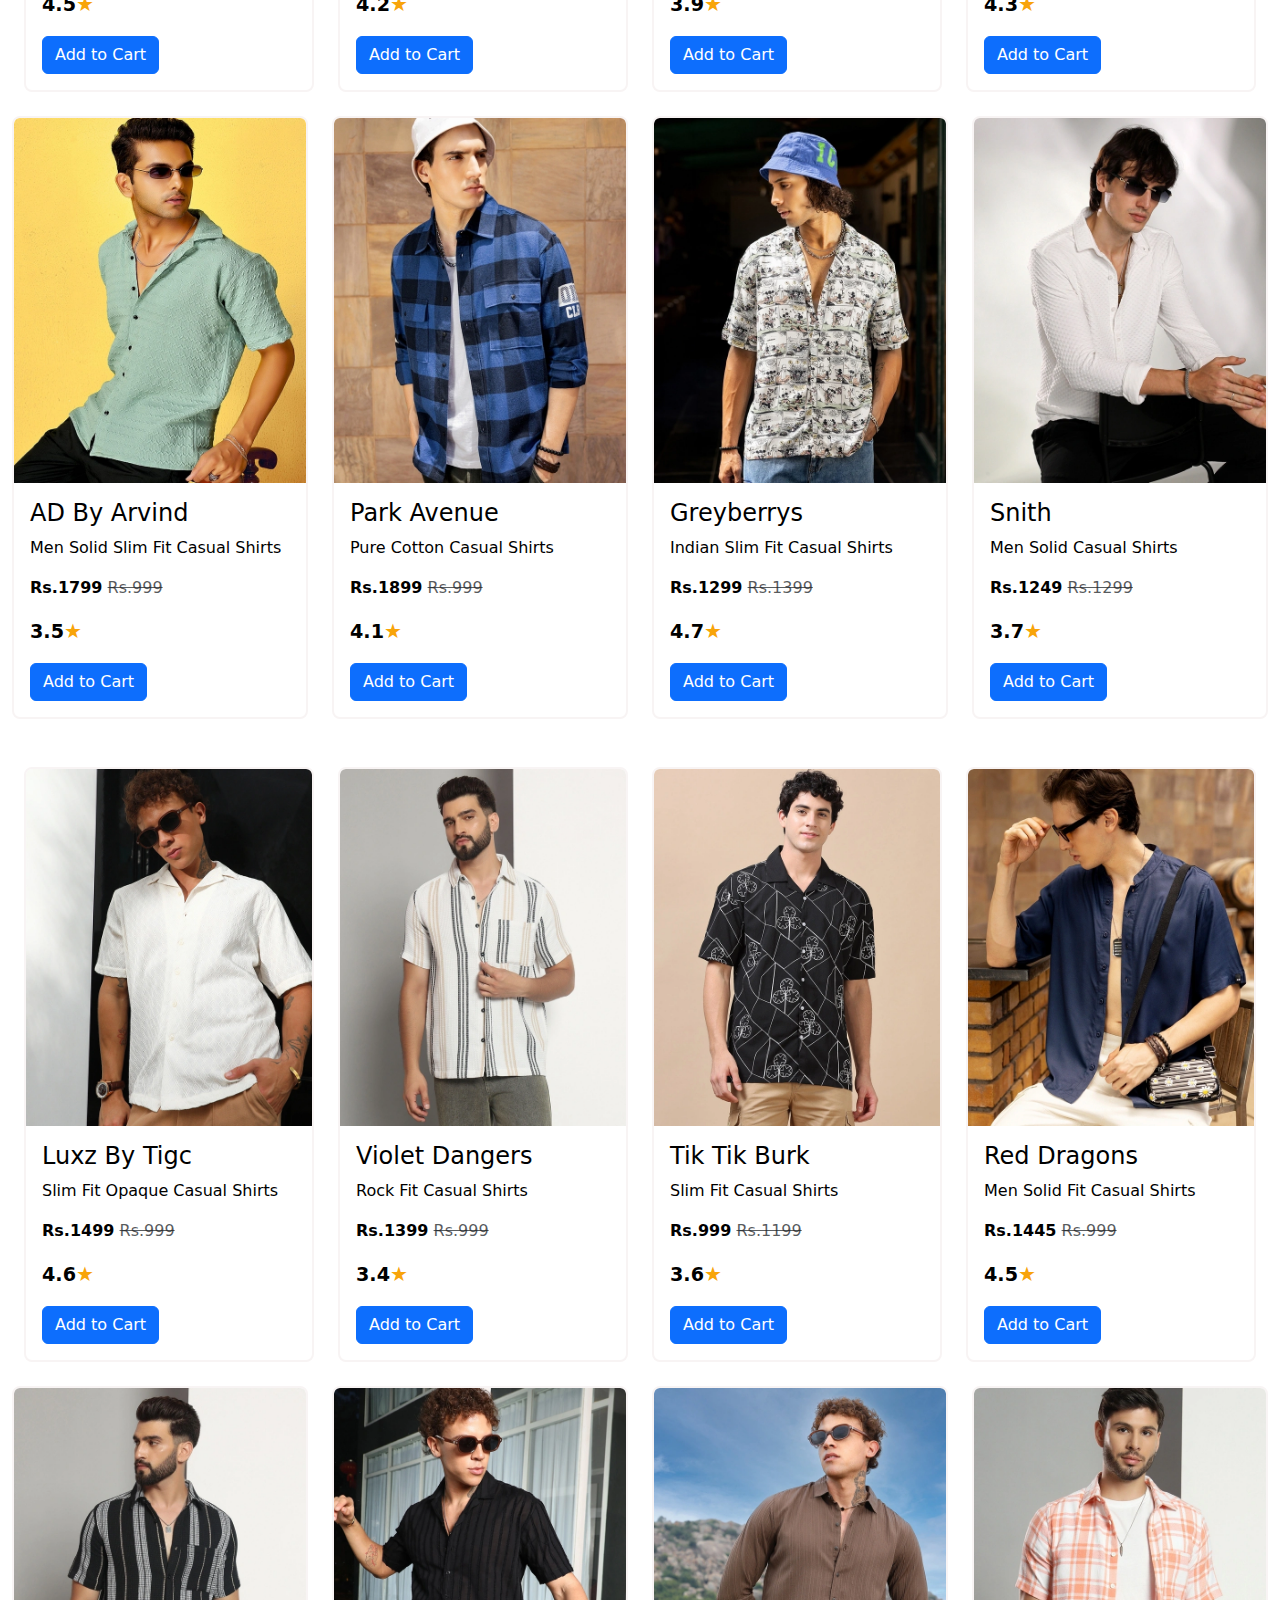
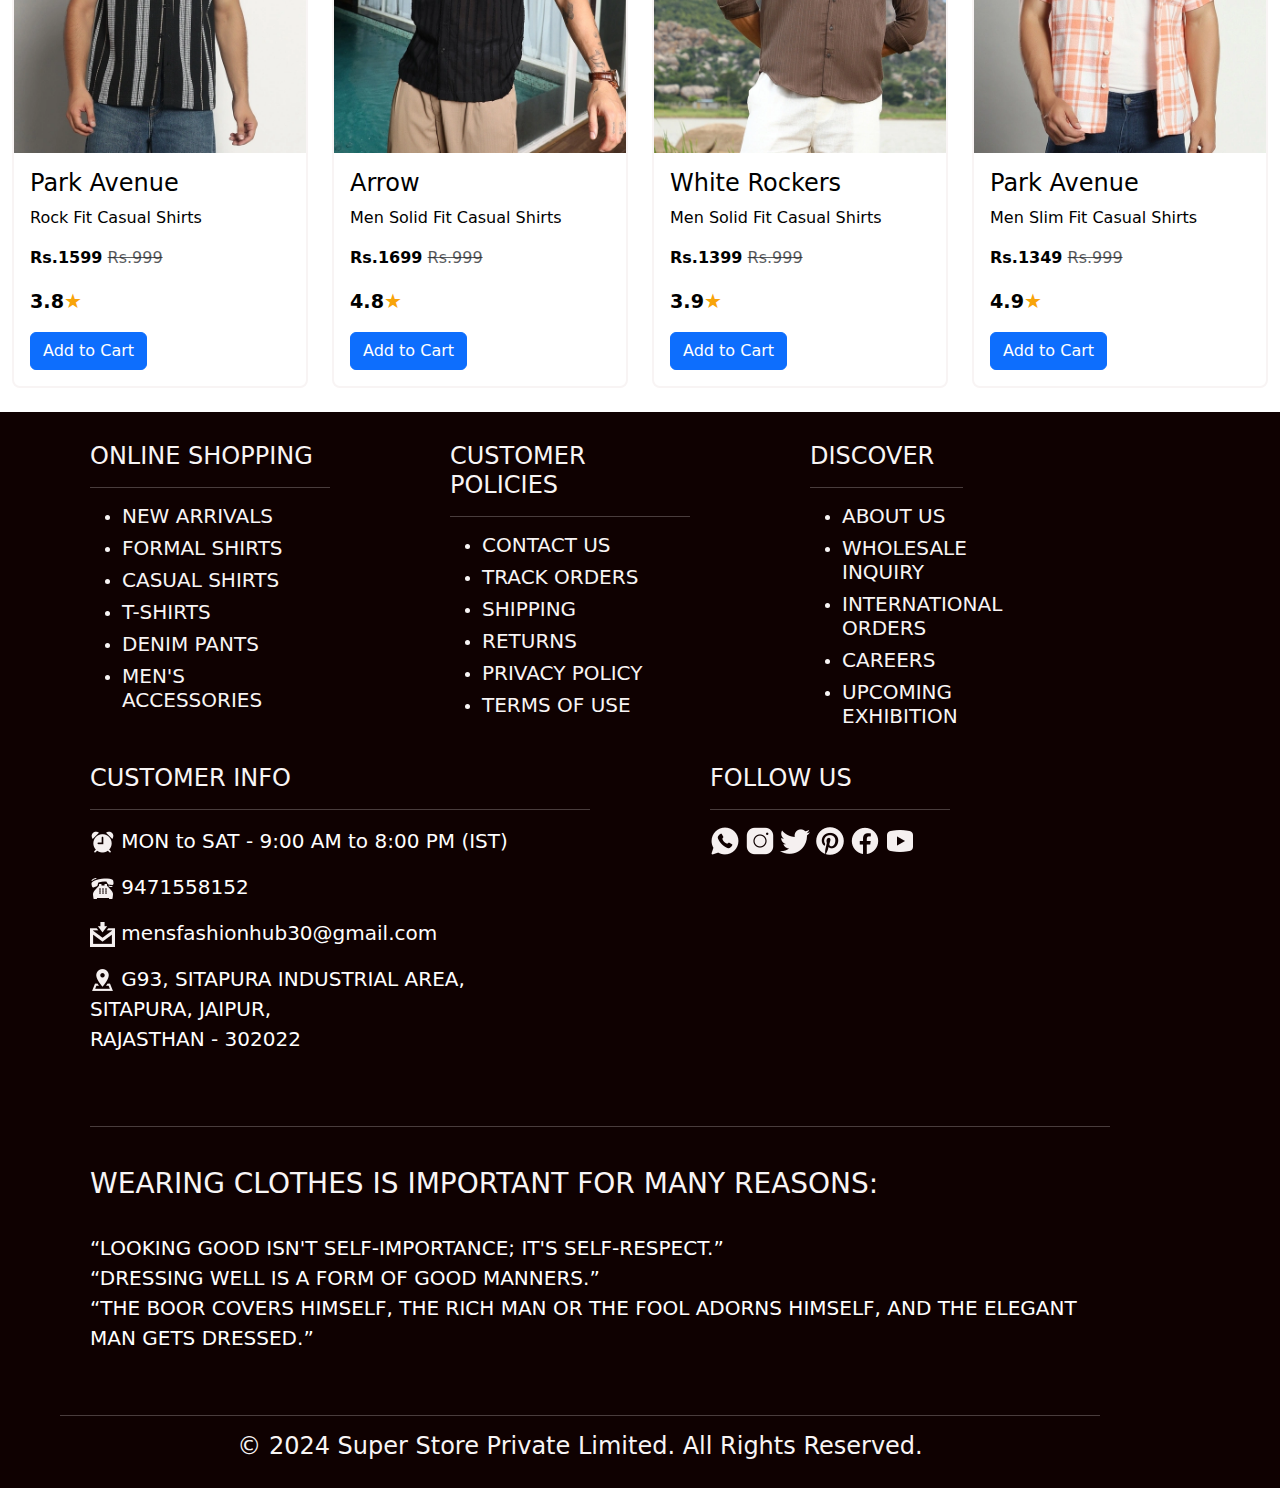
<file: casual shirts.html>
<!DOCTYPE html>
<html lang="en">
<head>
    <meta charset="UTF-8">
    <meta name="viewport" content="width=device-width, initial-scale=1.0">
    <title>dress</title>
    <link rel="stylesheet" href="style.css">  
    <link href="https://cdn.jsdelivr.net/npm/bootstrap@5.0.2/dist/css/bootstrap.min.css" rel="stylesheet">
    <script src="https://cdn.jsdelivr.net/npm/bootstrap@5.0.2/dist/js/bootstrap.bundle.min.js"></script>
    <link href="https://cdn.jsdelivr.net/npm/bootstrap-icons@1.10.0/font/bootstrap-icons.css" rel="stylesheet">
    <style>
       .card {
              border: 2px solid #f8f4f4;
              /* width: 300px; */
              border-radius: 8px;
              overflow: hidden;
              transition: transform 0.2s ease-in-out;
          }
          .card:hover {
              transform: scale(1.05);
          }
          .rating {
            margin-bottom: 15px;
            font-size: larger;
            font-weight: bold;
        }

        .rating span {
            color:rgb(248, 164, 9);
            font-size: 20px;
            cursor: pointer; /* Apply cursor to rating stars */
        }
        .footer{
    background-color:rgb(15, 1, 1);
}
.footer footer{
    display: flex;
    flex-wrap: wrap;
    justify-content: center;
}
.footer footer div {
    margin: 20p 10px 10px 10px;
    padding: 10px;
    text-align:start;
    font-weight:normal;
    margin-left: 20px;
    margin-right: 80px;
    color:rgb(248, 245, 245);
    justify-content: start;

}
.footer footer div p{
    text-align: start;
    font-size: 20px;
    color: white;
    justify-content: start;
}
.footer footer .column5 p{
    display: inline;
}
.footer column6{
    padding: 10px;
}
.footer column6 p{
    text-align:start;
    font-size: 20px;
    font-weight: bold;
    margin-bottom: 20px;
    justify-content: start;
}
.copy{
    color: white;
}
.overlay{
    display: block;
    opacity: 0;
    position: absolute;
    top: 10%;
    margin-left: 0;
    width: 70px;
} 
#product-cards .card:hover .overlay{
    opacity: 1;
    margin-left: 5%;
    transition: 0.5s ease;
}
.overlay i img{
    background-color:black;
    height: 40px;
    width: 40px;
    font-size: 20px;
    padding: 7px;
    margin: -20%;
    margin-bottom: 5%;
    cursor: pointer;
}
.overlay .btn-secondary{
    background: transparent !important;
    border: none;
    box-shadow: none;
}
/* Toggle Switch Styles */
body {
    transition: background-color 0.5s, color 0.5s;
    }
.dark-mode {
    background-color: #121212;
    color: #ffffff;
    }
.toggle-switch {
            position: relative;
            display: inline-block;
            width: 50px;
            height: 30px;
        }
        .toggle-switch input {
            opacity: 0;
            width: 0;
            height: 0;
        }
        .slider {
            position: absolute;
            cursor: pointer;
            top: 0;
            left: 0;
            right: 0;
            bottom: 0;
            background-color:rgb(231, 107, 107);
            transition: .4s;
            border-radius: 14px;
        }
        .slider:before {
            position: absolute;
            content: "";
            height: 20px;
            width: 20px;
            left: 2px;
            bottom: 2px;
            background-color: rgb(247, 239, 239);
            transition: .4s;
            border-radius: 50%;
        }
        input:checked + .slider {
            background-color: rgb(10, 10, 10); /* Bootstrap primary color */
        }
        input:checked + .slider:before {
            transform: translateX(26px);
        }

.HEADING
 {
    font-weight: lighter;
     font-family: 'Franklin Gothic Medium', 'Arial Narrow', Arial, sans-serif;
     font-style: oblique;
     font-size: 20px;
    color: #121212;
 }
 .card-body{
    color: black;
}
 /* Cart View Style */
 .card {
    position: relative;
}
.cart-badge {
            position: absolute;
            top: -5px;
            right: -5px;
            background-color: rgb(250, 170, 170);
            color: rgb(8, 8, 8);
            border-radius: 25%;
            padding: 5px;
            font-size: 15px;
            
        }
        .navbar .icons a {
            position: relative;
        }
        #cart-view {
            display: none;
            position: fixed;
            top: 70px;
            left: 0;
            width: 100%;
            height: 100%;
            background-color: rgba(0, 0, 0, 0.7);
            color: white;
            padding: 20px;
            overflow-y: auto;
        }
        #cart-view .cart-content {
            background-color: #fff;
            padding: 20px;
            color: black;
            border-radius: 8px;
            max-width: 500px;
            margin: auto;
        }
        .btn-close-cart {
            position: absolute;
            top: 10px;
            right: 10px;
            background: red;
            color: white;
            border: none;
            padding: 10px;
            cursor: pointer;
            font-size: 20px;
        }

        .cart-item {
            display: flex;
            align-items: center;
            justify-content: space-between;
            border-bottom: 2px solid #111111;
            padding: 10px 0;
        }

        .cart-item img {
            width: 100px;
            height: 100px;
          
        }

        .cart-item .item-details {
            flex: 1;
            margin-left: 10px;
            font-size: 20px;
            font-weight: bold;
        }

        .cart-item .item-details .price {
            font-size: 20px;  /* Smaller price */
            font-weight: bold;
        }

        .cart-item .item-actions {
            display: flex;
            align-items: center;
            gap: 0px;
            width: 100%;
            justify-content: space-between;
            margin-left: 10px;
            font-weight: bold;
        }

        .btn-small {
            font-size: 10px;
            padding: 3px 6px;
            font-weight: bold;
            background-color: white;

        }

        .btn-delete {
            background:none;
            border:none;
            cursor: pointer;
            padding: 0;
           
        }
        .btn-delete img{
            width: 25px;
            height: 30px;
        }

        .btn-later {
            background-color: rgb(100, 109, 236);
            color: rgb(247, 242, 242);
            border: none;
            padding: 5px 10px;
            font-size: 17px;
            width: 45%;
        }

        .btn-processed {
            background-color: rgb(103, 240, 103);
            color: black;
            border: none;
            padding: 5px 10px;
            font-size: 17px;
            width: 45%;
        }

        .cart-footer {
            display: flex;
            justify-content: space-between;
            text-align: center;
            font-size: 12px;
            margin-top: 20px;
        }

        .cart-footer .btn-small {
            margin-top: 50px;
        }

    </style>
</head>
<body>
    <nav class="navbar navbar-expand-lg navbar-light bg-light" id="navbar1">
        <div class="container-fluid">
            <img src="images/icons8-mario-40.png" alt="Logo">
            <div class="HEADING">
                <!-- <b>MENS FASHION HUB...</b> -->
                <B> Mens Fashion Hub...</B>
            </div>
            <button class="navbar-toggler" type="button" data-bs-toggle="collapse" data-bs-target="#navbarSupportedContent" aria-controls="navbarSupportedContent" aria-expanded="false" aria-label="Toggle navigation">
                <span class="navbar-toggler-icon"></span>
            </button>
            <div class="collapse navbar-collapse" id="navbarSupportedContent">
                <ul class="navbar-nav mx-auto" style="font-weight: bolder; font-size: 16px;">
                    <li class="nav-item"><a class="nav-link" href="index.html"><b>New Arrivals</b></a></li>
                    <li class="nav-item"><a class="nav-link" href="formal shirts.html"><b>Formal Shirts</b></a></li>
                    <li class="nav-item"><a class="nav-link" href="casual shirts.html"><b>Casual Shirts</b></a></li>
                    <li class="nav-item"><a class="nav-link" href="t-shirts.html"><b>T-Shirts</b></a></li>
                    <li class="nav-item"><a class="nav-link" href="pants.html"><b>Pants</b></a></li>
                    <li class="nav-item"><a class="nav-link" href="accessories.html"><b>Accessories</b></a></li>
                </ul>
                <div class="icons">
                    <a class="nav-link" href=""><img src="images/icons8-filled-heart-28.png" alt="Wishlist"></a>
                    <a class="nav-link" href="javascript:void(0);" onclick="openCart()">
                        <img src="images/icons8-shopping-cart-28.png">
                        <span id="cart-badge" class="cart-badge">0</span>
                    </a>
                    <a class="nav-link" href=""><img src="images/icons8-search-28.png" alt="Search"></a>
                </div>
                <button class="btn btn-primary">
                    <a class="nav-link text-white" href="login.html" style="margin: 0; padding: 0;"><b>Log In</b></a>
                </button>&nbsp;&nbsp;&nbsp;
                <button class="btn btn-secondary">
                    <a class="nav-link text-white" href="sign in.html" style="margin: 0; padding: 0;"><b>Sign In</b></a>
                </button>&nbsp;&nbsp;
                <label class="toggle-switch">
                    <input type="checkbox" id="toggleMode">
                    <span class="slider"></span>
                </label>
            </div>
        </div>
    </nav>
    

    
    </body>
</html>
 <!-- Carousel Section -->
  <br><div id="carouselExampleCaptions" class="carousel slide" data-bs-ride="carousel" data-bs-interval="3000">
    <div class="carousel-inner">
      <div class="carousel-item active">
        <img src="images/causual banner.jpeg"alt="" width="100%"class="d-block w-100" alt="First slide">
        <div class="carousel-caption d-none d-md-block">
          <!-- <h5>First slide label</h5> -->
          <!-- <p>Some representative placeholder content for the first slide.</p> -->
        </div>
      </div>
      <div class="carousel-item">
        <img src="images/causual banner1.jpeg"class="d-block w-100" alt="Second slide">
        <div class="carousel-caption d-none d-md-block">
          <!-- <h5>Second slide label</h5> -->
          <!-- <p>Some representative placeholder content for the second slide.</p> -->
        </div>
      </div>
      <div class="carousel-item">
        <img src="images/CASUAL BANNER8.JPEG"class="d-block w-100" alt="Third slide">
        <div class="carousel-caption d-none d-md-block">
          <!-- <h5>Third slide label</h5> -->
          <!-- <p>Some representative placeholder content for the third slide.</p> -->
        </div>
        </div>
    <button class="carousel-control-prev" type="button" data-bs-target="#carouselExampleCaptions" data-bs-slide="prev">
      <span class="carousel-control-prev-icon" aria-hidden="true"></span>
      <span class="visually-hidden">Previous</span>
    </button>
    <button class="carousel-control-next" type="button" data-bs-target="#carouselExampleCaptions" data-bs-slide="next">
      <span class="carousel-control-next-icon" aria-hidden="true"></span>
      <span class="visually-hidden">Next</span>
    </button>
  </div><br>
  <center><h2><b>CASUAL TRENDING VARITIES</b></h2></center>
<br>
    <!-- Grid System -->
<div class="container-fluid">
  <div class="row">
      <div class="col-md-3">
          <div class="card">
              <img src="images/C.JPEG" class="card-img-top" alt="Men Solid Formal Shirt">
              <div class="card-body">
                  <center><h4><b>CASUAL OF THE DAY</b></h4></center>
              </div>
          </div>
      </div>
      <div class="col-md-3">
          <div class="card">
              <img src="images/C1.JPEG" class="card-img-top" alt="Spread Collar Formal Shirts">
              <div class="card-body">
                  <center><h4><b>COMBO OFFERS DAY</b></h4></center>
              </div>
          </div>
      </div>
      <div class="col-md-3">
          <div class="card">
              <img src="images/F2.JPEG" class="card-img-top" alt="Spread Collar Formal Shirts">
              <div class="card-body">
                  <center><h4><b>STRIPPED MODEL STYLE</b></h4></center>
              </div>
          </div>
      </div>
      <div class="col-md-3">
          <div class="card">
              <img src="images/F.JPEG" class="card-img-top" alt="Pure Cotton Formal Shirts">
              <div class="card-body">
                  <center><h4><b>TRENDING THIS WEEK</b></h4></center>
              </div>
          </div>
      </div>
  </div>
  <br><br>

  <!-- first Grid System -->
  <div class="container-fluid" id="product-cards">
  <div class="row">
      <div class="col-md-3 mb-4">
          <div class="card">
              <img src="images/casual 2.jpeg" class="card-img-top" alt="Men Solid Formal Shirt">
              <div class="overlay">
                <button type="button" class="btn btn-secondary" title="Quick View">
                    <i><img src="./images/icons8-heart-64.png" alt="Quick View" width="30px"></i>
                </button>
                <button type="button" class="btn btn-secondary" title="Add to Wishlist">
                    <i><img src="./images/icons8-forward-arrow-35.png" alt="Add to Wishlist" width="30px"></i>
                </button>
            </div>
              <div class="card-body">
                  <h4 class="card-title">Snitch</h4>
                  <p class="card-text">Men Solid Casual Shirt</p>
                  <p class="card-text"><b>Rs.1199</b> <span class="text-muted text-decoration-line-through">Rs.1899</span></p>
                  <p><div class="rating">4.5<span>&#9733;</span></div></p>
                  <button class="btn btn-primary" onclick="addToCart(17, 'Snitch', 1199, 'images/casual 2.jpeg')">Add to Cart</button>
              </div>
          </div>
      </div>
      <div class="col-md-3 mb-4">
          <div class="card">
              <img src="images/casual 12.jpeg" class="card-img-top" alt="Spread Collar Formal Shirts">
              <div class="overlay">
                <button type="button" class="btn btn-secondary" title="Quick View">
                    <i><img src="./images/icons8-heart-64.png" alt="Quick View" width="30px"></i>
                </button>
                <button type="button" class="btn btn-secondary" title="Add to Wishlist">
                    <i><img src="./images/icons8-forward-arrow-35.png" alt="Add to Wishlist" width="30px"></i>
                </button>
            </div>
              <div class="card-body">
                  <h4 class="card-title">Beyours</h4>
                  <p class="card-text">Spread Collar Casual Shirts</p>
                  <p class="card-text"><b>Rs.1099</b> <span class="text-muted text-decoration-line-through">Rs.1999</span></p>
                  <p><div class="rating">4.2<span>&#9733;</span></div></p>
                  <button class="btn btn-primary" onclick="addToCart(18, 'Beyours', 1099, 'images/casual 12.jpeg')">Add to Cart</button>
              </div>
          </div>
      </div>
      <div class="col-md-3 mb-4">
          <div class="card">
              <img src="images/casual 15.jpeg" class="card-img-top" alt="Pure Cotton Formal Shirts">
              <div class="overlay">
                <button type="button" class="btn btn-secondary" title="Quick View">
                    <i><img src="./images/icons8-heart-64.png" alt="Quick View" width="30px"></i>
                </button>
                <button type="button" class="btn btn-secondary" title="Add to Wishlist">
                    <i><img src="./images/icons8-forward-arrow-35.png" alt="Add to Wishlist" width="30px"></i>
                </button>
            </div>
              <div class="card-body">
                  <h4 class="card-title">Arrow</h4>
                  <p class="card-text">Pure Cotton Casual Shirts</p>
                  <p class="card-text"><b>Rs.1149</b> <span class="text-muted text-decoration-line-through">Rs.1899</span></p>
                  <p><div class="rating">3.9<span>&#9733;</span></div></p>
                  <button class="btn btn-primary" onclick="addToCart(19, 'Arrow', 1149, 'images/casual 15.jpeg')">Add to Cart</button>
              </div>
          </div>
      </div>
      <div class="col-md-3 mb-4">
          <div class="card">
              <img src="images/casual 4.jpeg" class="card-img-top" alt="Slim Fit Formal Shirts">
              <div class="overlay">
                <button type="button" class="btn btn-secondary" title="Quick View">
                    <i><img src="./images/icons8-heart-64.png" alt="Quick View" width="30px"></i>
                </button>
                <button type="button" class="btn btn-secondary" title="Add to Wishlist">
                    <i><img src="./images/icons8-forward-arrow-35.png" alt="Add to Wishlist" width="30px"></i>
                </button>
            </div>
              <div class="card-body">
                  <h4 class="card-title">Park Avenue</h4>
                  <p class="card-text">Slim Fit Casual Shirts</p>
                  <p class="card-text"><b>Rs.1799</b> <span class="text-muted text-decoration-line-through">Rs.1999</span></p>
                  <p><div class="rating">4.3<span>&#9733;</span></div></p>
                  <button class="btn btn-primary" onclick="addToCart(20, 'Park Avenue', 1799, 'images/casual 4.jpeg')">Add to Cart</button>
              </div>
          </div>
      </div>
  </div>
</div>
</div>


            <!--second Grid System -->
<div class="container-fluid"id="product-cards">
  <div class="row">
      <div class="col-md-3 mb-4">
          <div class="card">
              <img src="images/casual 5.jpeg" class="card-img-top" alt="Slim Fit Formal Shirts">
              <div class="overlay">
                <button type="button" class="btn btn-secondary" title="Quick View">
                    <i><img src="./images/icons8-heart-64.png" alt="Quick View" width="30px"></i>
                </button>
                <button type="button" class="btn btn-secondary" title="Add to Wishlist">
                    <i><img src="./images/icons8-forward-arrow-35.png" alt="Add to Wishlist" width="30px"></i>
                </button>
            </div>
              <div class="card-body">
                  <h4 class="card-title">AD By Arvind</h4>
                  <p class="card-text">Men Solid Slim Fit Casual Shirts</p>
                  <p class="card-text"><b>Rs.1799</b> <span class="text-muted text-decoration-line-through">Rs.999</span></p>
                  <p><div class="rating">3.5<span>&#9733;</span></div></p>
                  <button class="btn btn-primary" onclick="addToCart(21, 'AD By Arvind', 1799, 'images/casual 5.jpeg')">Add to Cart</button>
              </div>
          </div>
      </div>
      
      <div class="col-md-3 mb-4">
          <div class="card">
              <img src="images/casual 6.jpeg" class="card-img-top" alt="Slim Fit Formal Shirts">
              <div class="overlay">
                <button type="button" class="btn btn-secondary" title="Quick View">
                    <i><img src="./images/icons8-heart-64.png" alt="Quick View" width="30px"></i>
                </button>
                <button type="button" class="btn btn-secondary" title="Add to Wishlist">
                    <i><img src="./images/icons8-forward-arrow-35.png" alt="Add to Wishlist" width="30px"></i>
                </button>
            </div>
              <div class="card-body">
                  <h4 class="card-title">Park Avenue</h4>
                  <p class="card-text">Pure Cotton Casual Shirts</p>
                  <p class="card-text"><b>Rs.1899</b> <span class="text-muted text-decoration-line-through">Rs.999</span></p>
                  <p><div class="rating">4.1<span>&#9733;</span></div></p>
                  <button class="btn btn-primary" onclick="addToCart(22, 'Park Avenue', 1899, 'images/casual 6.jpeg')">Add to Cart</button>
              </div>
          </div>
      </div>
      
      <div class="col-md-3 mb-4">
          <div class="card">
              <img src="images/casual 7.jpeg" class="card-img-top" alt="Slim Fit Formal Shirts">
              <div class="overlay">
                <button type="button" class="btn btn-secondary" title="Quick View">
                    <i><img src="./images/icons8-heart-64.png" alt="Quick View" width="30px"></i>
                </button>
                <button type="button" class="btn btn-secondary" title="Add to Wishlist">
                    <i><img src="./images/icons8-forward-arrow-35.png" alt="Add to Wishlist" width="30px"></i>
                </button>
            </div>
              <div class="card-body">
                  <h4 class="card-title">Greyberrys</h4>
                  <p class="card-text">Indian Slim Fit Casual Shirts</p>
                  <p class="card-text"><b>Rs.1299</b> <span class="text-muted text-decoration-line-through">Rs.1399</span></p>
                  <p><div class="rating">4.7<span>&#9733;</span></div></p>
                  <button class="btn btn-primary" onclick="addToCart(23, 'Greyberrys', 1299, 'images/casual 7.jpeg')">Add to Cart</button>
              </div>
          </div>
      </div>
      
      <div class="col-md-3 mb-4">
          <div class="card">
              <img src="images/casual 8.jpeg" class="card-img-top" alt="Slim Fit Formal Shirts">
              <div class="overlay">
                <button type="button" class="btn btn-secondary" title="Quick View">
                    <i><img src="./images/icons8-heart-64.png" alt="Quick View" width="30px"></i>
                </button>
                <button type="button" class="btn btn-secondary" title="Add to Wishlist">
                    <i><img src="./images/icons8-forward-arrow-35.png" alt="Add to Wishlist" width="30px"></i>
                </button>
            </div>
              <div class="card-body">
                  <h4 class="card-title">Snith</h4>
                  <p class="card-text">Men Solid Casual Shirts</p>
                  <p class="card-text"><b>Rs.1249</b> <span class="text-muted text-decoration-line-through">Rs.1299</span></p>
                  <p><div class="rating">3.7<span>&#9733;</span></div></p>
                  <button class="btn btn-primary" onclick="addToCart(24, 'Snitch', 1249, 'images/casual 8.jpeg')">Add to Cart</button>
              </div>
          </div>
      </div>
  </div>
  
  <br>
  <!-- third grid system -->
  <div class="container-fluid" id="product-cards">
  <div class="row">
      <div class="col-md-3 mb-4">
          <div class="card">
              <img src="images/casual 9.jpeg" class="card-img-top" alt="Slim Fit Formal Shirts">
              <div class="overlay">
                <button type="button" class="btn btn-secondary" title="Quick View">
                    <i><img src="./images/icons8-heart-64.png" alt="Quick View" width="30px"></i>
                </button>
                <button type="button" class="btn btn-secondary" title="Add to Wishlist">
                    <i><img src="./images/icons8-forward-arrow-35.png" alt="Add to Wishlist" width="30px"></i>
                </button>
            </div>
              <div class="card-body">
                  <h4 class="card-title">Luxz By Tigc</h4>
                  <p class="card-text">Slim Fit Opaque Casual Shirts</p>
                  <p class="card-text"><b>Rs.1499</b> <span class="text-muted text-decoration-line-through">Rs.999</span></p>
                  <p><div class="rating">4.6<span>&#9733;</span></div></p>
                  <button class="btn btn-primary" onclick="addToCart(25, 'Luxz By Tigc', 1499, 'images/casual 9.jpeg')">Add to Cart</button>
              </div>
          </div>
      </div>
      
      <div class="col-md-3 mb-4">
          <div class="card">
              <img src="images/casual 10.jpeg" class="card-img-top" alt="Slim Fit Formal Shirts">
              <div class="overlay">
                <button type="button" class="btn btn-secondary" title="Quick View">
                    <i><img src="./images/icons8-heart-64.png" alt="Quick View" width="30px"></i>
                </button>
                <button type="button" class="btn btn-secondary" title="Add to Wishlist">
                    <i><img src="./images/icons8-forward-arrow-35.png" alt="Add to Wishlist" width="30px"></i>
                </button>
            </div>
              <div class="card-body">
                  <h4 class="card-title">Violet Dangers</h4>
                  <p class="card-text">Rock Fit Casual Shirts</p>
                  <p class="card-text"><b>Rs.1399</b> <span class="text-muted text-decoration-line-through">Rs.999</span></p>
                  <p><div class="rating">3.4<span>&#9733;</span></div></p>
                  <button class="btn btn-primary" onclick="addToCart(26, 'Violet Dangers', 1399, 'images/casual 10.jpeg')">Add to Cart</button>
              </div>
          </div>
      </div>
      
      <div class="col-md-3 mb-4">
          <div class="card">
              <img src="images/casual 11.jpeg" class="card-img-top" alt="Slim Fit Formal Shirts">
              <div class="overlay">
                <button type="button" class="btn btn-secondary" title="Quick View">
                    <i><img src="./images/icons8-heart-64.png" alt="Quick View" width="30px"></i>
                </button>
                <button type="button" class="btn btn-secondary" title="Add to Wishlist">
                    <i><img src="./images/icons8-forward-arrow-35.png" alt="Add to Wishlist" width="30px"></i>
                </button>
            </div>
              <div class="card-body">
                  <h4 class="card-title">Tik Tik Burk</h4>
                  <p class="card-text">Slim Fit Casual Shirts</p>
                  <p class="card-text"><b>Rs.999</b> <span class="text-muted text-decoration-line-through">Rs.1199</span></p>
                  <p><div class="rating">3.6<span>&#9733;</span></div></p>
                  <button class="btn btn-primary" onclick="addToCart(27, 'Tik Tik Burk', 999, 'images/casual 11.jpeg')">Add to Cart</button>
              </div>
          </div>
      </div>
      
      <div class="col-md-3 mb-4">
          <div class="card">
              <img src="images/casual 1.jpeg" class="card-img-top" alt="Slim Fit Formal Shirts">
              <div class="overlay">
                <button type="button" class="btn btn-secondary" title="Quick View">
                    <i><img src="./images/icons8-heart-64.png" alt="Quick View" width="30px"></i>
                </button>
                <button type="button" class="btn btn-secondary" title="Add to Wishlist">
                    <i><img src="./images/icons8-forward-arrow-35.png" alt="Add to Wishlist" width="30px"></i>
                </button>
            </div>
              <div class="card-body">
                  <h4 class="card-title">Red Dragons</h4>
                  <p class="card-text">Men Solid Fit Casual Shirts</p>
                  <p class="card-text"><b>Rs.1445</b> <span class="text-muted text-decoration-line-through">Rs.999</span></p>
                  <p><div class="rating">4.5<span>&#9733;</span></div></p>
                  <button class="btn btn-primary" onclick="addToCart(28, 'Red Dragons', 1445, 'images/casual 1.jpeg')">Add to Cart</button>
              </div>
          </div>
      </div>
  </div>
</div>
</div>
      

           <!-- fourth Grid System -->
<div class="container-fluid"id="product-cards">
  <div class="row">
      <div class="col-md-3 mb-4">
          <div class="card">
              <img src="images/casual 13.jpeg" class="card-img-top" alt="Slim Fit Formal Shirts">
              <div class="overlay">
                <button type="button" class="btn btn-secondary" title="Quick View">
                    <i><img src="./images/icons8-heart-64.png" alt="Quick View" width="30px"></i>
                </button>
                <button type="button" class="btn btn-secondary" title="Add to Wishlist">
                    <i><img src="./images/icons8-forward-arrow-35.png" alt="Add to Wishlist" width="30px"></i>
                </button>
            </div>
              <div class="card-body">
                  <h4 class="card-title">Park Avenue</h4>
                  <p class="card-text">Rock Fit Casual Shirts</p>
                  <p class="card-text"><b>Rs.1599</b> <span class="text-muted text-decoration-line-through">Rs.999</span></p>
                  <p><div class="rating">3.8<span>&#9733;</span></div></p>
                  <button class="btn btn-primary" onclick="addToCart(29, 'Park Avenue', 1599, 'images/casual 13.jpeg')">Add to Cart</button>
              </div>
          </div>
      </div>

      <div class="col-md-3 mb-4">
          <div class="card">
              <img src="images/casual 14.jpeg" class="card-img-top" alt="Slim Fit Formal Shirts">
              <div class="overlay">
                <button type="button" class="btn btn-secondary" title="Quick View">
                    <i><img src="./images/icons8-heart-64.png" alt="Quick View" width="30px"></i>
                </button>
                <button type="button" class="btn btn-secondary" title="Add to Wishlist">
                    <i><img src="./images/icons8-forward-arrow-35.png" alt="Add to Wishlist" width="30px"></i>
                </button>
            </div>
              <div class="card-body">
                  <h4 class="card-title">Arrow</h4>
                  <p class="card-text">Men Solid Fit Casual Shirts</p>
                  <p class="card-text"><b>Rs.1699</b> <span class="text-muted text-decoration-line-through">Rs.999</span></p>
                  <p><div class="rating">4.8<span>&#9733;</span></div></p>
                  <button class="btn btn-primary" onclick="addToCart(30, 'Arrow', 1699, 'images/casual 14.jpeg')">Add to Cart</button>
              </div>
          </div>
      </div>

      <div class="col-md-3 mb-4">
          <div class="card">
              <img src="images/casual 3.jpeg" class="card-img-top" alt="Slim Fit Formal Shirts">
              <div class="overlay">
                <button type="button" class="btn btn-secondary" title="Quick View">
                    <i><img src="./images/icons8-heart-64.png" alt="Quick View" width="30px"></i>
                </button>
                <button type="button" class="btn btn-secondary" title="Add to Wishlist">
                    <i><img src="./images/icons8-forward-arrow-35.png" alt="Add to Wishlist" width="30px"></i>
                </button>
            </div>
              <div class="card-body">
                  <h4 class="card-title">White Rockers</h4>
                  <p class="card-text">Men Solid Fit Casual Shirts</p>
                  <p class="card-text"><b>Rs.1399</b> <span class="text-muted text-decoration-line-through">Rs.999</span></p>
                  <p><div class="rating">3.9<span>&#9733;</span></div></p>
                  <button class="btn btn-primary" onclick="addToCart(31, 'White Rockers', 1399, 'images/casual 3.jpeg')">Add to Cart</button>
              </div>
          </div>
      </div>

      <div class="col-md-3 mb-4">
          <div class="card">
              <img src="images/casual 16.jpeg" class="card-img-top" alt="Slim Fit Formal Shirts">
              <div class="overlay">
                <button type="button" class="btn btn-secondary" title="Quick View">
                    <i><img src="./images/icons8-heart-64.png" alt="Quick View" width="30px"></i>
                </button>
                <button type="button" class="btn btn-secondary" title="Add to Wishlist">
                    <i><img src="./images/icons8-forward-arrow-35.png" alt="Add to Wishlist" width="30px"></i>
                </button>
            </div>
              <div class="card-body">
                  <h4 class="card-title">Park Avenue</h4>
                  <p class="card-text">Men Slim Fit Casual Shirts</p>
                  <p class="card-text"><b>Rs.1349</b> <span class="text-muted text-decoration-line-through">Rs.999</span></p>
                  <p><div class="rating">4.9<span>&#9733;</span></div></p>
                  <button class="btn btn-primary" onclick="addToCart(32, 'Park Avenue', 699, 'images/casual 16.jpeg')">Add to Cart</button>
              </div>
          </div>
      </div>
  </div>
</div>
 <!-- Cart View -->
 <div id="cart-view">
    <div class="cart-content">
        <button class="btn-close-cart" onclick="closeCart()">X</button>
       <center> <h2>Your Cart</h2></center>
        <div id="cart-items"></div>
        <div class="total-price">
            <h4>Total: ₹<span id="cart-total">0</span></h4>
        </div>
        <div class="cart-footer">
            <button class="btn-later btn-small" onclick="moveToLater()">
                Move to Later
            </button>
            <button class="btn-processed btn-small" onclick="processItem()">
                Mark as Processed
            </button>
        </div>
    </div>
</div>
<script>
    const toggleButton = document.getElementById('toggleMode');
    toggleButton.addEventListener('change', () => {
        document.body.classList.toggle('dark-mode');
        toggleButton.setAttribute('aria-pressed', toggleButton.checked);
    });
</script>

 <!-- Cart View -->
 <div id="cart-view">
    <div class="cart-content">
        <button class="btn-close-cart" onclick="closeCart()">X</button>
       <center> <h2>Your Cart</h2></center>
        <div id="cart-items"></div>
        <div class="total-price">
            <h4>Total: ₹<span id="cart-total">0</span></h4>
        </div>
        <div class="cart-footer">
            <button class="btn-later btn-small" onclick="moveToLater()">
                Move to Later
            </button>
            <button class="btn-processed btn-small" onclick="processItem()">
                Mark as Processed
            </button>
        </div>
    </div>
</div>



<script>
    const cartItems = JSON.parse(localStorage.getItem('cartItems')) || [];
    const laterItems = JSON.parse(localStorage.getItem('laterItems')) || [];

    // Function to add an item to the cart
    function addToCart(id, title, price, img) {
        const existingItem = cartItems.find(item => item.id === id);
        if (existingItem) {
            existingItem.quantity++;
        } else {
            cartItems.push({ id, title, price, img, quantity: 1 });
        }
        saveCartToLocalStorage();
        updateCartBadge();
    }

    // Save the cart to localStorage
    function saveCartToLocalStorage() {
        localStorage.setItem('cartItems', JSON.stringify(cartItems));
        localStorage.setItem('laterItems', JSON.stringify(laterItems));
    }

    // Update the cart badge
    function updateCartBadge() {
        const cartBadge = document.getElementById('cart-badge');
        cartBadge.innerText = cartItems.length;
    }

    // Open the cart view
    function openCart() {
        document.getElementById('cart-view').style.display = 'block';
        document.getElementById('navbarSupportedContent').classList.remove('show');
        showCartItems();
    }

    // Close the cart view
    function closeCart() {
        document.getElementById('cart-view').style.display = 'none';
    }

    // Show cart items inside the cart modal
    function showCartItems() {
        const cartItemsContainer = document.getElementById('cart-items');
        cartItemsContainer.innerHTML = '';
        let total = 0;

        cartItems.forEach(item => {
            const cartItem = document.createElement('div');
            cartItem.classList.add('cart-item');
            cartItem.innerHTML = `
                <img src="${item.img}" alt="product">
                <div class="item-details">
                    <span>${item.title}</span><br>
                    <span class="price">₹${item.price}</span><br>
                    <div class="item-actions">
                        <button class="btn-small" onclick="updateQuantity(${item.id}, -1)">-</button>
                        <span>${item.quantity}</span>
                        <button class="btn-small" onclick="updateQuantity(${item.id}, 1)">+</button>
                        <button class="btn-delete" onclick="removeItem(${item.id})">
                             <img src="images/icons8-trash-30.png" alt="Delete" width="0px" height="0px">
                        </button>
                    </div>
                </div>
            `;
            cartItemsContainer.appendChild(cartItem);
            total += item.price * item.quantity;
        });

        document.getElementById('cart-total').innerText = total;
    }

    // Update item quantity
    function updateQuantity(id, change) {
        const item = cartItems.find(item => item.id === id);
        if (item) {
            item.quantity = Math.max(1, item.quantity + change);
            saveCartToLocalStorage();
            showCartItems();
        }
    }

    // Remove item from cart
    function removeItem(id) {
        const index = cartItems.findIndex(item => item.id === id);
        if (index > -1) {
            cartItems.splice(index, 1);
            saveCartToLocalStorage();
            showCartItems();
            updateCartBadge();
        }
    }

    // Move item to Later
    function moveToLater() {
        alert('Move item to later');
    }

    // Mark item as Processed
    function processItem() {
        alert('Mark item as processed');
    }

    // Initialize cart badge on page load
    updateCartBadge();
</script>

<script src="https://cdn.jsdelivr.net/npm/bootstrap@5.1.3/dist/js/bootstrap.bundle.min.js"></script>


<div class="footer">
  <footer>
      <div class="container-fluid">
          <div class="row">
              <div class="column1 col-md-3">
                  <h4>ONLINE SHOPPING</h4>
                  <hr>
                  <ul>
                      <li><H5>NEW ARRIVALS</H5></li>
                      <li><H5>FORMAL SHIRTS</H5></li>
                      <li><H5>CASUAL SHIRTS</H5></li>
                      <li><H5>T-SHIRTS</H5></li>
                      <li><H5>DENIM PANTS</H5></li>
                      <li><H5>MEN'S ACCESSORIES</H5></li>
                  </ul>
              </div>

              <div class="column2 col-md-3">
                  <h4>CUSTOMER POLICIES</h4>
                  <hr>
                  <ul>
                      <li><H5>CONTACT US</H5></li>
                      <li><H5>TRACK ORDERS</H5></li>
                      <li><H5>SHIPPING</H5></li>
                      <li><H5>RETURNS</H5></li>
                      <li><H5>PRIVACY POLICY</H5></li>
                      <li><H5>TERMS OF USE</H5></li>
                  </ul>
              </div>

              <div class="column3 col-md-2">
                  <h4>DISCOVER</h4>
                  <hr>
                  <ul>
                      <li><H5>ABOUT US</H5></li>
                      <li><H5>WHOLESALE INQUIRY</H5></li>
                      <li><H5>INTERNATIONAL ORDERS</H5></li>
                      <li><H5>CAREERS</H5></li>
                      <li><H5>UPCOMING EXHIBITION</H5></li>
                  </ul>
              </div>

              <div class="column4 col-md-6">
                  <h4>CUSTOMER INFO</h4>
                  <hr>
                  <p><img src="images/icons8-alarm-clock-25.png"> MON to SAT - 9:00 AM to 8:00 PM (IST)</p>
                  <p><img src="images/icons8-ringing-phone-25.png"> 9471558152</p>
                  <p><img src="images/icons8-gmail-login-25 (1).png"> mensfashionhub30@gmail.com</p>
                  <p><img src="images/icons8-address-25.png"> G93, SITAPURA INDUSTRIAL AREA,<br>SITAPURA, JAIPUR,<br>RAJASTHAN - 302022</p>
              </div>

              <div class="column5 col-md-3">
                  <h4>FOLLOW US</h4>
                  <hr>
                  <img src="images/icons8-whatsapp-30 (1).png" alt="WhatsApp">
                  <img src="images/icons8-instagram-logo-30.png" alt="Instagram">
                  <img src="images/icons8-twitter-logo-30 (1).png" alt="Twitter">
                  <img src="images/icons8-pinterest-logo-30.png" alt="Pinterest">
                  <img src="images/icons8-facebook-logo-30.png" alt="Facebook">
                  <img src="images/icons8-youtube-logo-30.png" alt="YouTube">
              </div>
          </div>

          <div class="row">
            <div class="column6 col-md-12"><HR><BR>
                <h3>WEARING CLOTHES IS IMPORTANT FOR MANY REASONS:</h3><BR>
                  <p>“LOOKING GOOD ISN'T SELF-IMPORTANCE; IT'S SELF-RESPECT.”<br> 
                  “DRESSING WELL IS A FORM OF GOOD MANNERS.”<br>
                  “THE BOOR COVERS HIMSELF, THE RICH MAN OR THE FOOL ADORNS HIMSELF, AND THE ELEGANT MAN GETS DRESSED.”</p>
              </div>
          </div>

          <div class="copy">
              <center>
                  <hr>
                  <h4>&copy; 2024 Super Store Private Limited. All Rights Reserved.</h4>
              </center>
          </div>
      </div>
  </footer>
</div>
</file>
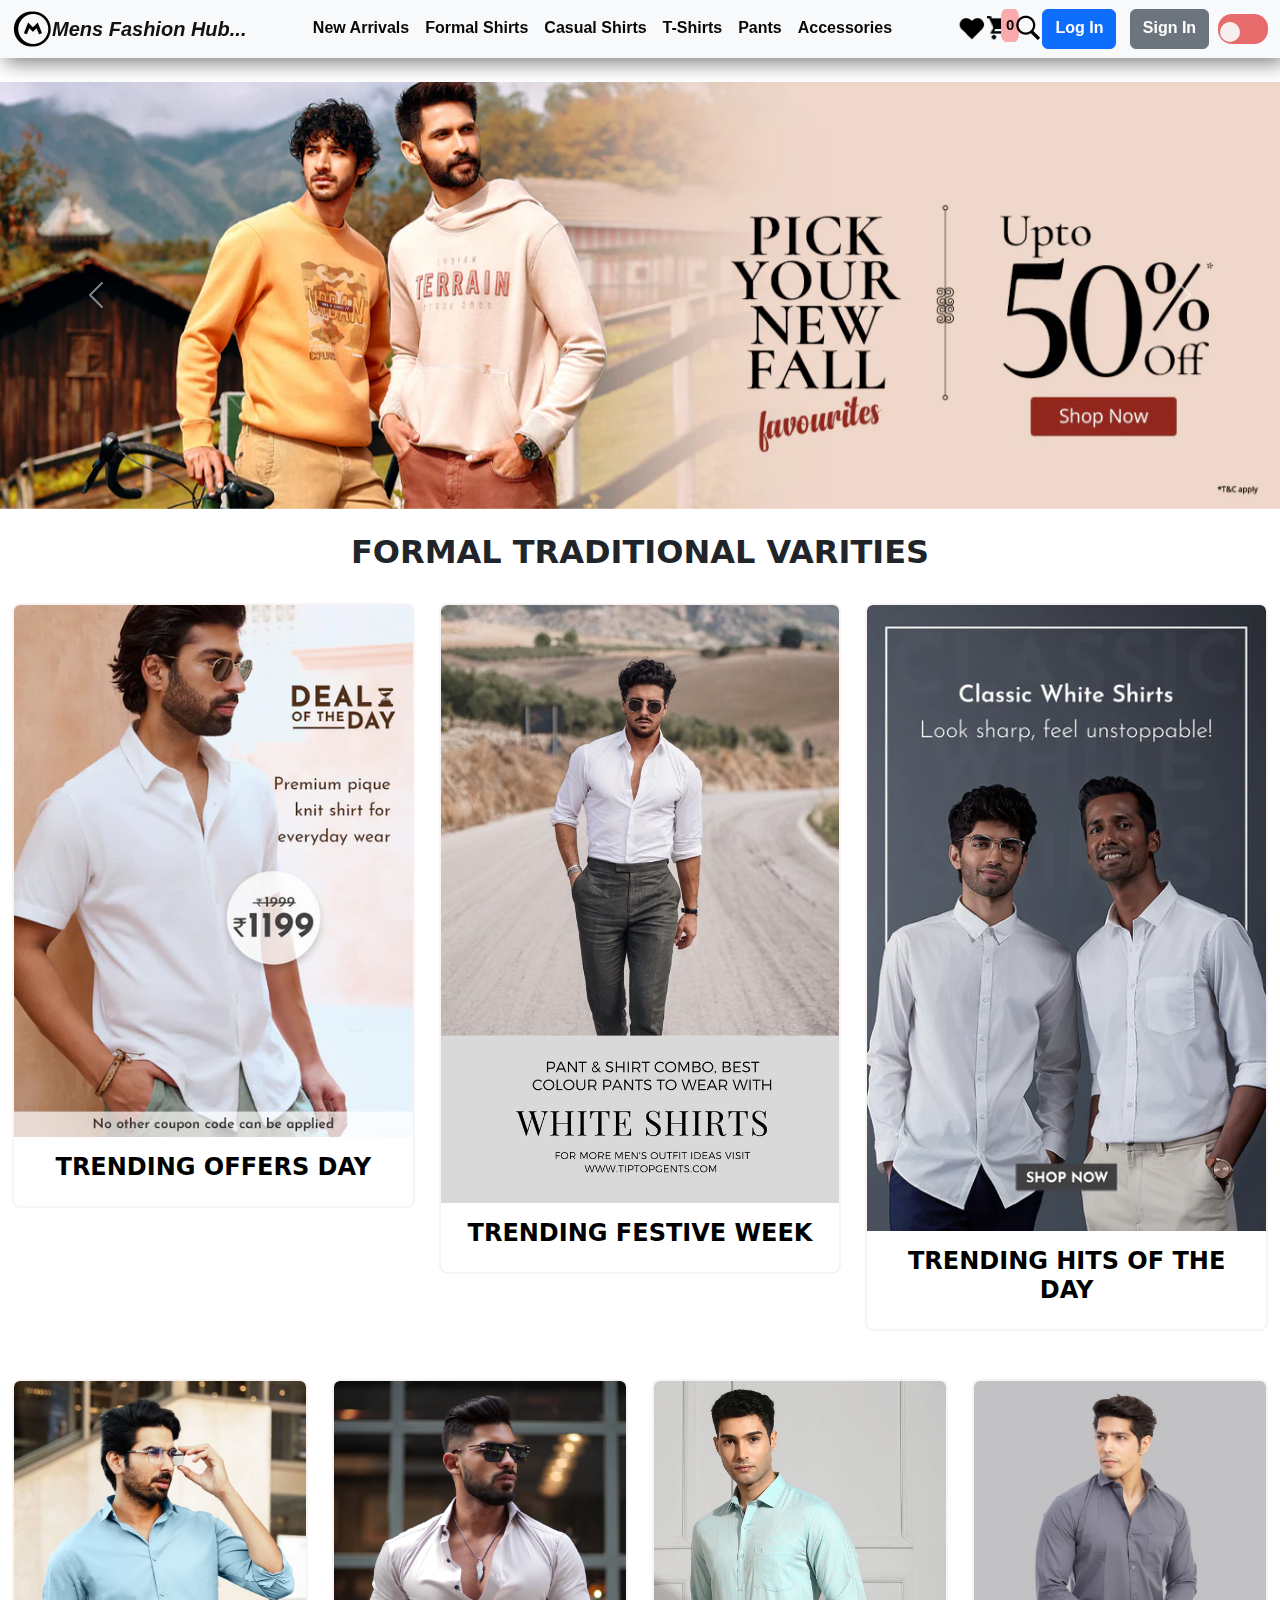
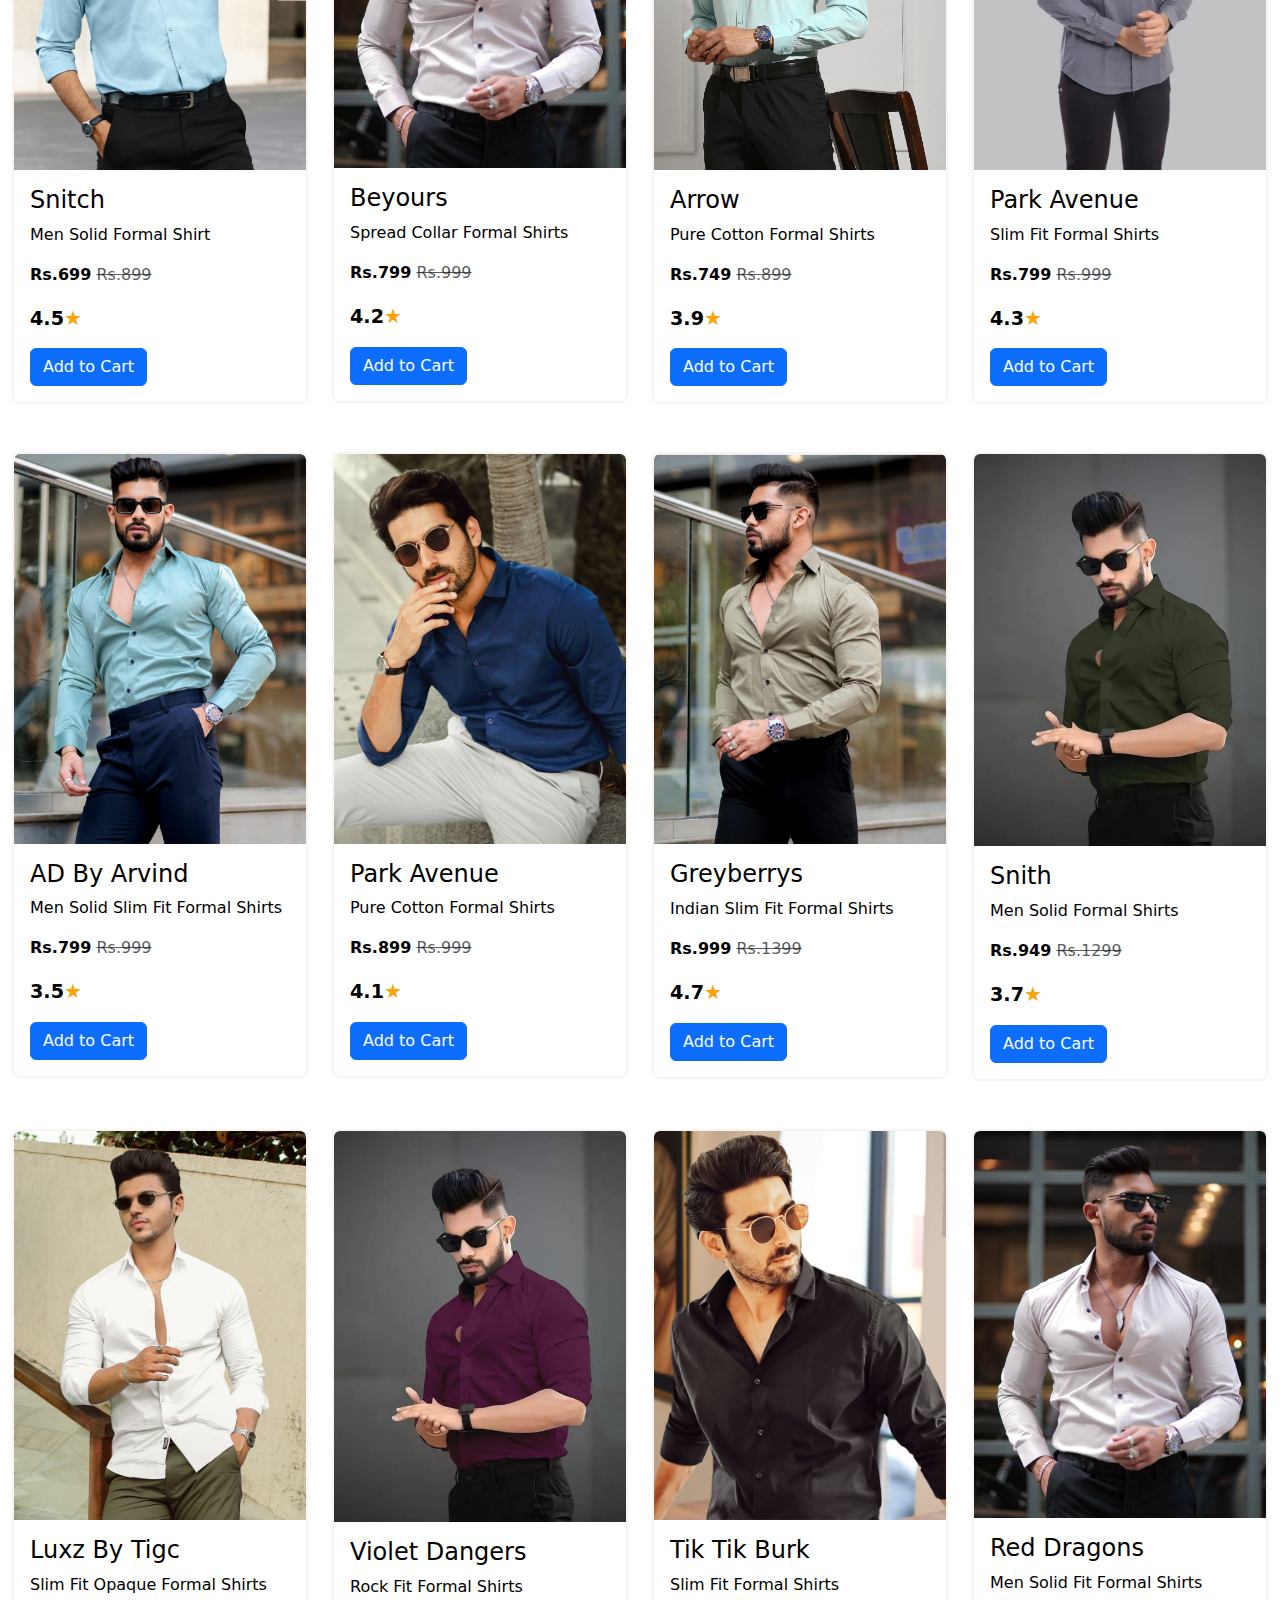
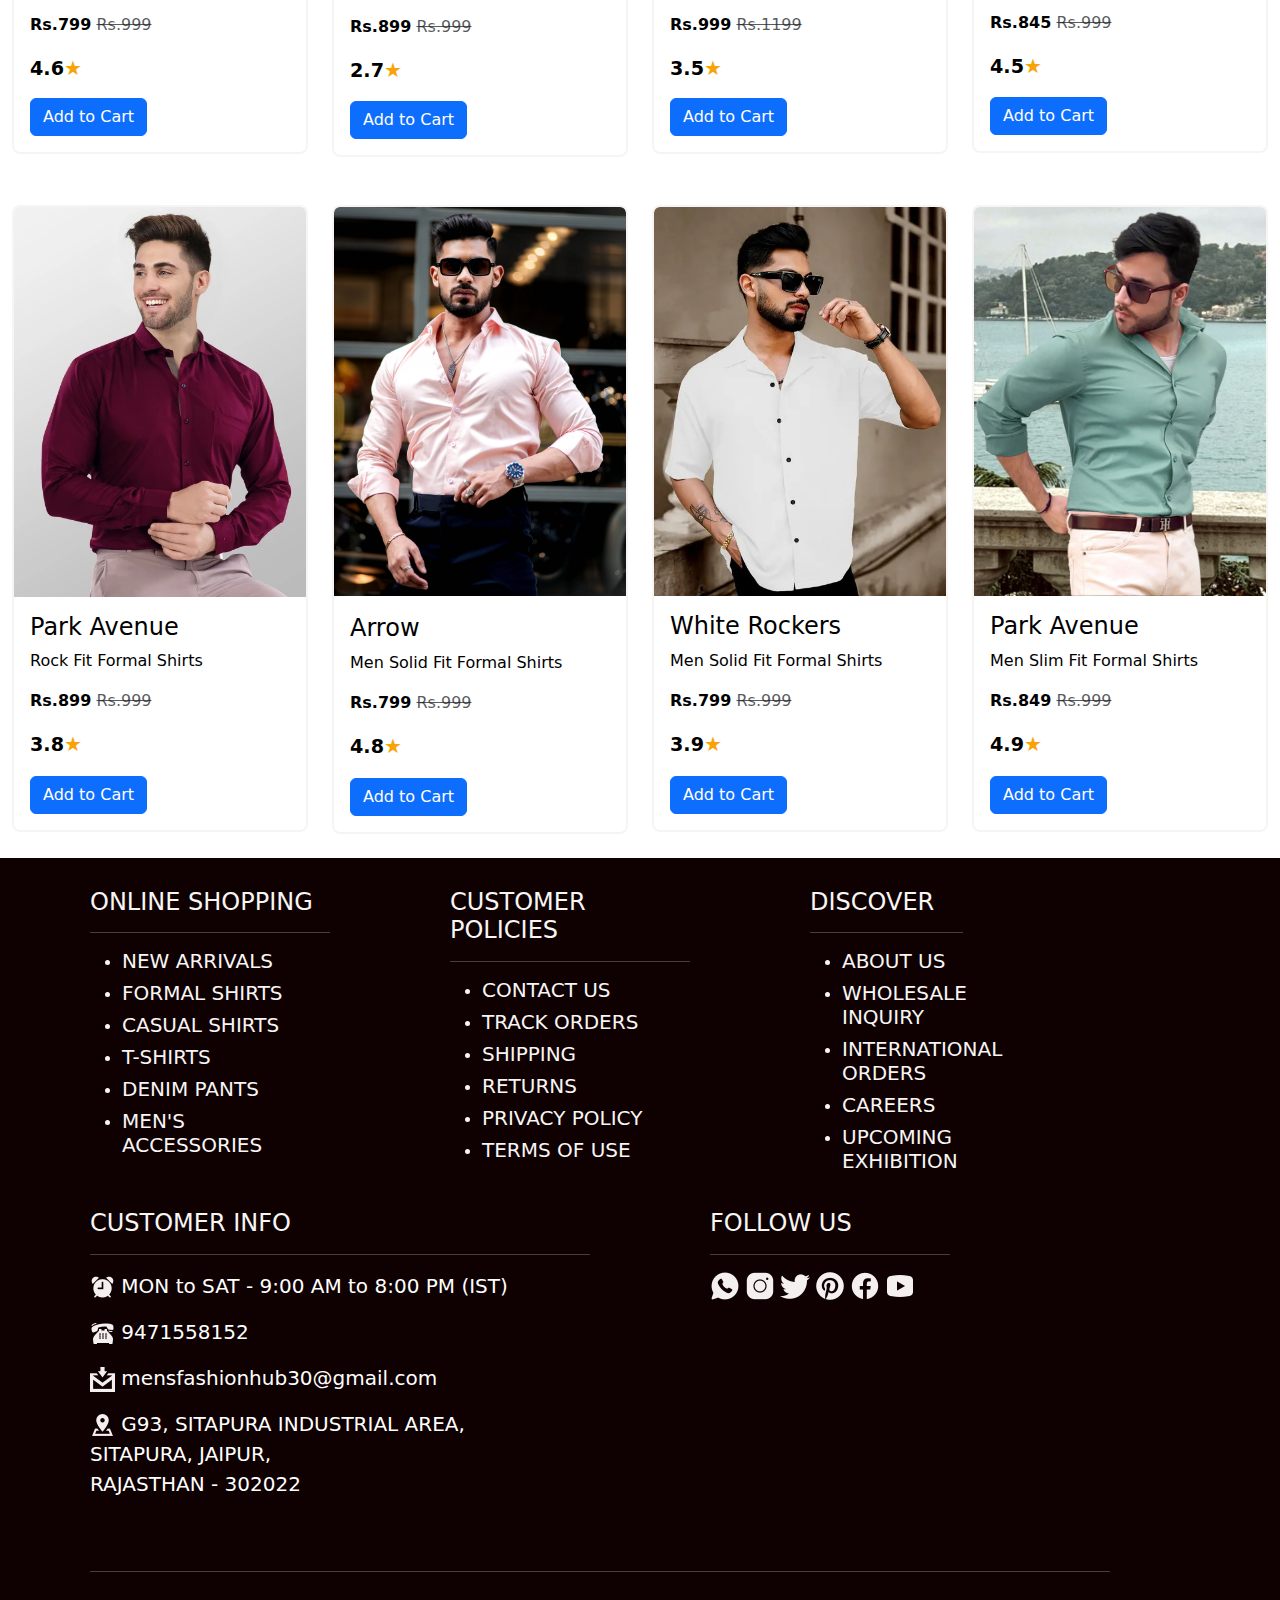
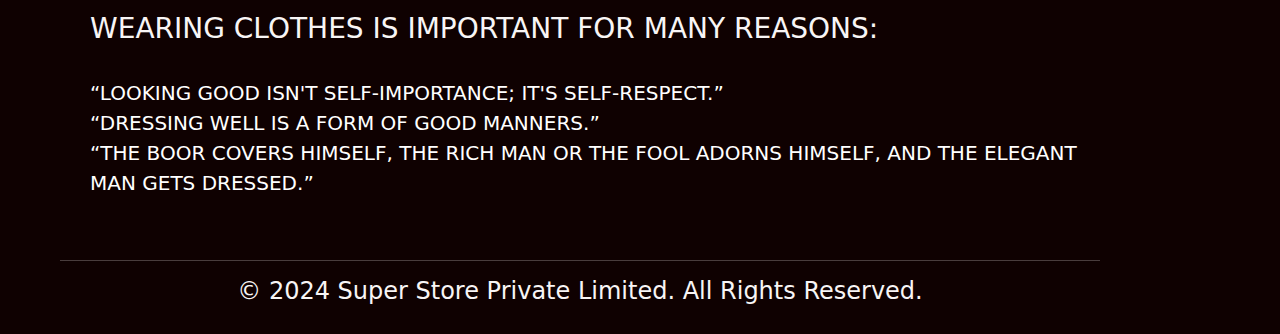
<file: formal shirts.html>
<!DOCTYPE html>
<html lang="en">
<head>
    <meta charset="UTF-8">
    <meta name="viewport" content="width=device-width, initial-scale=1.0">
    <title>dress</title>
    <link rel="stylesheet" href="style.css">  
    <link href="https://cdn.jsdelivr.net/npm/bootstrap@5.0.2/dist/css/bootstrap.min.css" rel="stylesheet">
    <script src="https://cdn.jsdelivr.net/npm/bootstrap@5.0.2/dist/js/bootstrap.bundle.min.js"></script>
    <link href="https://cdn.jsdelivr.net/npm/bootstrap-icons@1.10.0/font/bootstrap-icons.css" rel="stylesheet">
   
    <style>
       .card {
              border: 2px solid #f8f4f4;
              /* width: 300px; */
              border-radius: 8px;
              overflow: hidden;
              transition: transform 0.2s ease-in-out;
          }
          .card:hover {
              transform: scale(1.05);
          }
        .rating {
            margin-bottom: 15px;
            font-size: larger;
            font-weight: bold;
        }

        .rating span {
            color:rgb(248, 164, 9);
            font-size: 20px;
            cursor: pointer; /* Apply cursor to rating stars */
        }

        .footer{
    background-color:rgb(15, 1, 1);
}
.footer footer{
    display: flex;
    flex-wrap: wrap;
    justify-content: center;
}
.footer footer div {
    margin: 20p 10px 10px 10px;
    padding: 10px;
    text-align:start;
    font-weight:normal;
    margin-left: 20px;
    margin-right: 80px;
    color:rgb(248, 245, 245);
    justify-content: start;

}
.footer footer div p{
    text-align: start;
    font-size: 20px;
    color: white;
    justify-content: start;
}
.footer footer .column5 p{
    display: inline;
}
.footer column6{
    padding: 10px;
}
.footer column6 p{
    text-align:start;
    font-size: 20px;
    font-weight: bold;
    margin-bottom: 20px;
    justify-content: start;
}
.copy{
    color: white;
}
.overlay{
    display: block;
    opacity: 0;
    position: absolute;
    top: 10%;
    margin-left: 0;
    width: 70px;
} 
#product-cards .card:hover .overlay{
    opacity: 1;
    margin-left: 5%;
    transition: 0.5s ease;
}
.overlay i img{
    background-color:black;
    height: 40px;
    width: 40px;
    font-size: 20px;
    padding: 7px;
    margin: -20%;
    margin-bottom: 5%;
    cursor: pointer;
}
.overlay .btn-secondary{
    background: transparent !important;
    border: none;
    box-shadow: none;
}
/* Toggle Switch Styles */
body {
    transition: background-color 0.5s, color 0.5s;
    }
.dark-mode {
    background-color: #121212;
    color: #ffffff;
    }
.toggle-switch {
            position: relative;
            display: inline-block;
            width: 50px;
            height: 30px;
        }
        .toggle-switch input {
            opacity: 0;
            width: 0;
            height: 0;
        }
        .slider {
            position: absolute;
            cursor: pointer;
            top: 0;
            left: 0;
            right: 0;
            bottom: 0;
            background-color:rgb(231, 107, 107);
            transition: .4s;
            border-radius: 14px;
        }
        .slider:before {
            position: absolute;
            content: "";
            height: 20px;
            width: 20px;
            left: 2px;
            bottom: 2px;
            background-color: rgb(247, 239, 239);
            transition: .4s;
            border-radius: 50%;
        }
        input:checked + .slider {
            background-color: rgb(10, 10, 10); /* Bootstrap primary color */
        }
        input:checked + .slider:before {
            transform: translateX(26px);
        }

.HEADING
 {
    font-weight: lighter;
     font-family: 'Franklin Gothic Medium', 'Arial Narrow', Arial, sans-serif;
     font-style: oblique;
     font-size: 20px;
    color: #121212;
 }
 .card-body{
    color: black;
}
  /* Cart View Style */
.card {
    position: relative;
}
.cart-badge {
            position: absolute;
            top: -5px;
            right: -5px;
            background-color: rgb(250, 170, 170);
            color: rgb(8, 8, 8);
            border-radius: 25%;
            padding: 5px;
            font-size: 15px;
            
        }
        .navbar .icons a {
            position: relative;
        }
        #cart-view {
            display: none;
            position: fixed;
            top: 70px;
            left: 0;
            width: 100%;
            height: 100%;
            background-color: rgba(0, 0, 0, 0.7);
            color: white;
            padding: 20px;
            overflow-y: auto;
        }
        #cart-view .cart-content {
            background-color: #fff;
            padding: 20px;
            color: black;
            border-radius: 8px;
            max-width: 500px;
            margin: auto;
        }
        .btn-close-cart {
            position: absolute;
            top: 10px;
            right: 10px;
            background: red;
            color: white;
            border: none;
            padding: 10px;
            cursor: pointer;
            font-size: 20px;
        }

        .cart-item {
            display: flex;
            align-items: center;
            justify-content: space-between;
            border-bottom: 2px solid #111111;
            padding: 10px 0;
        }

        .cart-item img {
            width: 100px;
            height: 100px;
          
        }

        .cart-item .item-details {
            flex: 1;
            margin-left: 10px;
            font-size: 20px;
            font-weight: bold;
        }

        .cart-item .item-details .price {
            font-size: 20px;  /* Smaller price */
            font-weight: bold;
        }

        .cart-item .item-actions {
            display: flex;
            align-items: center;
            gap: 0px;
            width: 100%;
            justify-content: space-between;
            margin-left: 10px;
            font-weight: bold;
        }

        .btn-small {
            font-size: 10px;
            padding: 3px 6px;
            font-weight: bold;
            background-color: white;

        }

        .btn-delete {
            background:none;
            border:none;
            cursor: pointer;
            padding: 0;
           
        }
        .btn-delete img{
            width: 25px;
            height: 30px;
        }

        .btn-later {
            background-color: rgb(100, 109, 236);
            color: rgb(247, 242, 242);
            border: none;
            padding: 5px 10px;
            font-size: 17px;
            width: 45%;
        }

        .btn-processed {
            background-color: rgb(103, 240, 103);
            color: black;
            border: none;
            padding: 5px 10px;
            font-size: 17px;
            width: 45%;
        }

        .cart-footer {
            display: flex;
            justify-content: space-between;
            text-align: center;
            font-size: 12px;
            margin-top: 20px;
        }

        .cart-footer .btn-small {
            margin-top: 50px;
        }
    </style>
</head>
<body>
    <nav class="navbar navbar-expand-lg navbar-light bg-light" id="navbar1">
        <div class="container-fluid">
            <img src="images/icons8-mario-40.png" alt="Logo">
            <div class="HEADING">
                <!-- <b>MENS FASHION HUB...</b> -->
                <B> Mens Fashion Hub...</B>
            </div>
            <button class="navbar-toggler" type="button" data-bs-toggle="collapse" data-bs-target="#navbarSupportedContent" aria-controls="navbarSupportedContent" aria-expanded="false" aria-label="Toggle navigation">
                <span class="navbar-toggler-icon"></span>
            </button>
            <div class="collapse navbar-collapse" id="navbarSupportedContent">
                <ul class="navbar-nav mx-auto" style="font-weight: bolder; font-size: 16px;">
                    <li class="nav-item"><a class="nav-link" href="index.html"><b>New Arrivals</b></a></li>
                    <li class="nav-item"><a class="nav-link" href="formal shirts.html"><b>Formal Shirts</b></a></li>
                    <li class="nav-item"><a class="nav-link" href="casual shirts.html"><b>Casual Shirts</b></a></li>
                    <li class="nav-item"><a class="nav-link" href="t-shirts.html"><b>T-Shirts</b></a></li>
                    <li class="nav-item"><a class="nav-link" href="pants.html"><b>Pants</b></a></li>
                    <li class="nav-item"><a class="nav-link" href="accessories.html"><b>Accessories</b></a></li>
                </ul>
                <div class="icons">
                    <a class="nav-link" href=""><img src="images/icons8-filled-heart-28.png" alt="Wishlist"></a>
                       <a class="nav-link" href="javascript:void(0);" onclick="openCart()">
                         <img src="images/icons8-shopping-cart-28.png">
                            <span id="cart-badge" class="cart-badge">0</span>
                        </a>
    
                    <a class="nav-link" href=""><img src="images/icons8-search-28.png" alt="Search"></a>
                </div>
                <button class="btn btn-primary">
                    <a class="nav-link text-white" href="login.html" style="margin: 0; padding: 0;"><b>Log In</b></a>
                </button>&nbsp;&nbsp;&nbsp;
                <button class="btn btn-secondary">
                    <a class="nav-link text-white" href="sign in.html" style="margin: 0; padding: 0;"><b>Sign In</b></a>
                </button>&nbsp;&nbsp;
                <label class="toggle-switch">
                    <input type="checkbox" id="toggleMode">
                    <span class="slider"></span>
                </label>
            </div>
        </div>
    </nav>
    

    
    </body>
</html>
    
    <!-- Carousel Section -->
  <br><div id="carouselExampleCaptions" class="carousel slide" data-bs-ride="carousel" data-bs-interval="3000">
    <div class="carousel-inner">
      <div class="carousel-item active">
        <img src="images/offer11.jpeg"alt="" width="100%"class="d-block w-100" alt="First slide">
        <div class="carousel-caption d-none d-md-block">
          <!-- <h5>First slide label</h5> -->
          <!-- <p>Some representative placeholder content for the first slide.</p> -->
        </div>
      </div>
      <div class="carousel-item">
        <img src="images/formal shirtsss2.jpeg"class="d-block w-100" alt="Second slide">
        <div class="carousel-caption d-none d-md-block">
          <!-- <h5>Second slide label</h5> -->
          <!-- <p>Some representative placeholder content for the second slide.</p> -->
        </div>
      </div>
      <div class="carousel-item">
        <img src="images/formal shirtsss4.jpeg"class="d-block w-100" alt="Third slide">
        <div class="carousel-caption d-none d-md-block">
          <!-- <h5>Third slide label</h5> -->
          <!-- <p>Some representative placeholder content for the third slide.</p> -->
        </div>
        </div>
    <button class="carousel-control-prev" type="button" data-bs-target="#carouselExampleCaptions" data-bs-slide="prev">
      <span class="carousel-control-prev-icon" aria-hidden="true"></span>
      <span class="visually-hidden">Previous</span>
    </button>
    <button class="carousel-control-next" type="button" data-bs-target="#carouselExampleCaptions" data-bs-slide="next">
      <span class="carousel-control-next-icon" aria-hidden="true"></span>
      <span class="visually-hidden">Next</span>
    </button>
  </div><br>
  <div class="heading">
  <center><h2><b>FORMAL TRADITIONAL VARITIES</b></h2></center>
  </div>
  <br>
  <!--  Grid System -->
  <section id="product-cards"    data-aos="fade-up"
  data-aos-duration="1500">
<div class="container-fluid">
  <div class="row" >
      <div class="col-md-4">
          <div class="card">
              <img src="images/FORMAL1.JPEG" class="card-img-top" alt="Men Solid Formal Shirt">
              <div class="card-body text-center">
                  <h4><b>TRENDING OFFERS DAY</b></h4>
              </div>
          </div>
      </div>
      <div class="col-md-4">
          <div class="card">
              <img src="images/FORMAL3.JPEG" class="card-img-top" alt="Spread Collar Formal Shirts">
              <div class="card-body text-center">
                  <h4><b>TRENDING FESTIVE WEEK</b></h4>
              </div>
          </div>
      </div>
      <div class="col-md-4">
          <div class="card">
              <img src="images/FORMAL2.JPEG" class="card-img-top" alt="Pure Cotton Formal Shirts">
              <div class="card-body text-center">
                  <h4><b>TRENDING HITS OF THE DAY</b></h4>
              </div>
          </div>
      </div>
  </div>
</div>
  </section>
<br><br>

<!-- first Grid System -->
<div class="container-fluid" id="product-cards">
    <div class="row">
        <div class="col-md-3 mb-4">
         <div class="card position-relative">
               <img src="images/formal shirts1.jpeg" class="card-img-top" alt="Men Solid Formal Shirt">
               <div class="overlay">
                <button type="button" class="btn btn-secondary" title="Quick View">
                    <i><img src="./images/icons8-heart-64.png" alt="Quick View" width="30px"></i>
                </button>
                <button type="button" class="btn btn-secondary" title="Add to Wishlist">
                    <i><img src="./images/icons8-forward-arrow-35.png" alt="Add to Wishlist" width="30px"></i>
                </button>
            </div>
                <div class="card-body">
                    <h4 class="card-title">Snitch</h4>
                    <p class="card-text">Men Solid Formal Shirt</p>
                    <p class="card-text"><b>Rs.699</b> <span class="text-muted text-decoration-line-through">Rs.899</span></p>
                    <div class="rating">4.5<span>&#9733;</span></div>
                    <button class="btn btn-primary" onclick="addToCart(1, 'Snitch', 699, 'images/formal shirts1.jpeg')">Add to Cart</button>

                </div>
            </div>
        </div>

        <div class="col-md-3 mb-4">
            <div class="card position-relative">
                <img src="images/formal shirts2.jpeg" class="card-img-top" alt="Spread Collar Formal Shirts">
                <div class="overlay">
                    <button type="button" class="btn btn-secondary" title="Quick View">
                        <i><img src="./images/icons8-heart-64.png" alt="Quick View" width="30px"></i>
                    </button>
                    <button type="button" class="btn btn-secondary" title="Add to Wishlist">
                        <i><img src="./images/icons8-forward-arrow-35.png" alt="Add to Wishlist" width="30px"></i>
                    </button>
                </div>
                <div class="card-body">
                    <h4 class="card-title">Beyours</h4>
                    <p class="card-text">Spread Collar Formal Shirts</p>
                    <p class="card-text"><b>Rs.799</b> <span class="text-muted text-decoration-line-through">Rs.999</span></p>
                    <div class="rating">4.2<span>&#9733;</span></div>
                    <button class="btn btn-primary" onclick="addToCart(2, 'Beyours', 799, 'images/formal shirts2.jpeg')">Add to Cart</button>
                </div>
            </div>
        </div>
        <div class="col-md-3 mb-4">
            <div class="card position-relative">
                <img src="images/formal shirts3.jpeg" class="card-img-top" alt="Pure Cotton Formal Shirts">
                <div class="overlay">
                <button type="button" class="btn btn-secondary" title="Quick View">
                    <i><img src="./images/icons8-heart-64.png" alt="Quick View" width="30px"></i>
                </button>
                <button type="button" class="btn btn-secondary" title="Add to Wishlist">
                    <i><img src="./images/icons8-forward-arrow-35.png" alt="Add to Wishlist" width="30px"></i>
                </button>
            </div>
                <div class="card-body">
                    <h4 class="card-title">Arrow</h4>
                    <p class="card-text">Pure Cotton Formal Shirts</p>
                    <p class="card-text"><b>Rs.749</b> <span class="text-muted text-decoration-line-through">Rs.899</span></p>
                    <div class="rating">3.9<span>&#9733;</span></div>
                    <button class="btn btn-primary" onclick="addToCart(3, 'Arrow', 749, 'images/formal shirts3.jpeg')">Add to Cart</button>
                </div>
            </div>
        </div>
        <div class="col-md-3 mb-4">
            <div class="card position-relative">
                <img src="images/formal shirts4.jpeg" class="card-img-top" alt="Slim Fit Formal Shirts">
                <div class="overlay">
                <button type="button" class="btn btn-secondary" title="Quick View">
                    <i><img src="./images/icons8-heart-64.png" alt="Quick View" width="30px"></i>
                </button>
                <button type="button" class="btn btn-secondary" title="Add to Wishlist">
                    <i><img src="./images/icons8-forward-arrow-35.png" alt="Add to Wishlist" width="30px"></i>
                </button>
            </div>
                <div class="card-body">
                    <h4 class="card-title">Park Avenue</h4>
                    <p class="card-text">Slim Fit Formal Shirts</p>
                    <p class="card-text"><b>Rs.799</b> <span class="text-muted text-decoration-line-through">Rs.999</span></p>
                    <div class="rating">4.3<span>&#9733;</span></div>
                    <button class="btn btn-primary" onclick="addToCart(4, 'Park Avenue', 799, 'images/formal shirts4.jpeg')">Add to Cart</button>
                </div>
            </div>
        </div>
    </div>
  </div> 
  
<br>

    <!--second Grid System -->
<div class="container-fluid" id="product-cards">
  <div class="row">
      <div class="col-md-3 mb-4">
          <div class="card position-relative">
              <img src="images/formal shirts5.jpeg" class="card-img-top" alt="Slim Fit Formal Shirts">
              <div class="overlay">
                <button type="button" class="btn btn-secondary" title="Quick View">
                    <i><img src="./images/icons8-heart-64.png" alt="Quick View" width="30px"></i>
                </button>
                <button type="button" class="btn btn-secondary" title="Add to Wishlist">
                    <i><img src="./images/icons8-forward-arrow-35.png" alt="Add to Wishlist" width="30px"></i>
                </button>
            </div>
              <div class="card-body">
                  <h4 class="card-title">AD By Arvind</h4>
                  <p class="card-text">Men Solid Slim Fit Formal Shirts</p>
                  <p class="card-text"><b>Rs.799</b> <span class="text-muted text-decoration-line-through">Rs.999</span></p>
                  <div class="rating">3.5<span>&#9733;</span></div>
                  <button class="btn btn-primary" onclick="addToCart(5, 'AD By Arvind', 799, 'images/formal shirts5.jpeg')">Add to Cart</button>
              </div>
          </div>
      </div>
      <div class="col-md-3 mb-4">
          <div class="card position-relative">
              <img src="images/formal shirts6.jpeg" class="card-img-top" alt="Slim Fit Formal Shirts">
              <div class="overlay">
                <button type="button" class="btn btn-secondary" title="Quick View">
                    <i><img src="./images/icons8-heart-64.png" alt="Quick View" width="30px"></i>
                </button>
                <button type="button" class="btn btn-secondary" title="Add to Wishlist">
                    <i><img src="./images/icons8-forward-arrow-35.png" alt="Add to Wishlist" width="30px"></i>
                </button>
            </div>
              <div class="card-body">
                  <h4 class="card-title">Park Avenue</h4>
                  <p class="card-text">Pure Cotton Formal Shirts</p>
                  <p class="card-text"><b>Rs.899</b> <span class="text-muted text-decoration-line-through">Rs.999</span></p>
                  <div class="rating">4.1<span>&#9733;</span></div>
                  <button class="btn btn-primary" onclick="addToCart(6, 'Park Avenue', 899, 'images/formal shirts6.jpeg')">Add to Cart</button>
              </div>
          </div>
      </div>
      <div class="col-md-3 mb-4">
          <div class="card position-relative">
              <img src="images/formal shirts7.jpeg" class="card-img-top" alt="Slim Fit Formal Shirts">
              <div class="overlay">
                <button type="button" class="btn btn-secondary" title="Quick View">
                    <i><img src="./images/icons8-heart-64.png" alt="Quick View" width="30px"></i>
                </button>
                <button type="button" class="btn btn-secondary" title="Add to Wishlist">
                    <i><img src="./images/icons8-forward-arrow-35.png" alt="Add to Wishlist" width="30px"></i>
                </button>
            </div>
              <div class="card-body">
                  <h4 class="card-title">Greyberrys</h4>
                  <p class="card-text">Indian Slim Fit Formal Shirts</p>
                  <p class="card-text"><b>Rs.999</b> <span class="text-muted text-decoration-line-through">Rs.1399</span></p>
                  <div class="rating">4.7<span>&#9733;</span></div>
                  <button class="btn btn-primary" onclick="addToCart(7, 'Greyberrys', 999, 'images/formal shirts7.jpeg')">Add to Cart</button>
              </div>
          </div>
      </div>
      <div class="col-md-3 mb-4">
          <div class="card position-relative">
              <img src="images/formal shirts11.jpg" class="card-img-top" alt="Slim Fit Formal Shirts">
              <div class="overlay">
                <button type="button" class="btn btn-secondary" title="Quick View">
                    <i><img src="./images/icons8-heart-64.png" alt="Quick View" width="30px"></i>
                </button>
                <button type="button" class="btn btn-secondary" title="Add to Wishlist">
                    <i><img src="./images/icons8-forward-arrow-35.png" alt="Add to Wishlist" width="30px"></i>
                </button>
            </div>
              <div class="card-body">
                  <h4 class="card-title">Snith</h4>
                  <p class="card-text">Men Solid Formal Shirts</p>
                  <p class="card-text"><b>Rs.949</b> <span class="text-muted text-decoration-line-through">Rs.1299</span></p>
                  <div class="rating">3.7<span>&#9733;</span></div>
                  <button class="btn btn-primary" onclick="addToCart(8, 'Snith', 949, 'images/formal shirts11.jpg')">Add to Cart</button>
              </div>
          </div>
      </div>
  </div>
</div>

<br>
         <!--third Grid System -->
<div class="container-fluid" id="product-cards">
  <div class="row">
      <div class="col-md-3 mb-4">
          <div class="card position-relative">
              <img src="images/formal shirts9.jpeg" class="card-img-top" alt="Slim Fit Formal Shirts">
              <div class="overlay">
                <button type="button" class="btn btn-secondary" title="Quick View">
                    <i><img src="./images/icons8-heart-64.png" alt="Quick View" width="30px"></i>
                </button>
                <button type="button" class="btn btn-secondary" title="Add to Wishlist">
                    <i><img src="./images/icons8-forward-arrow-35.png" alt="Add to Wishlist" width="30px"></i>
                </button>
            </div>
              <div class="card-body">
                  <h4 class="card-title">Luxz By Tigc</h4>
                  <p class="card-text">Slim Fit Opaque Formal Shirts</p>
                  <p class="card-text"><b>Rs.799</b> <span class="text-muted text-decoration-line-through">Rs.999</span></p>
                  <div class="rating">4.6<span>&#9733;</span></div>
                  <button class="btn btn-primary" onclick="addToCart(9, 'Luxz By Tigc', 799, 'images/formal shirts9.jpeg')">Add to Cart</button>
              </div>
          </div>
      </div>
      <div class="col-md-3 mb-4">
          <div class="card position-relative">
              <img src="images/formal shirts10.jpeg" class="card-img-top" alt="Slim Fit Formal Shirts">
              <div class="overlay">
                <button type="button" class="btn btn-secondary" title="Quick View">
                    <i><img src="./images/icons8-heart-64.png" alt="Quick View" width="30px"></i>
                </button>
                <button type="button" class="btn btn-secondary" title="Add to Wishlist">
                    <i><img src="./images/icons8-forward-arrow-35.png" alt="Add to Wishlist" width="30px"></i>
                </button>
            </div>
              <div class="card-body">
                  <h4 class="card-title">Violet Dangers</h4>
                  <p class="card-text">Rock Fit Formal Shirts</p>
                  <p class="card-text"><b>Rs.899</b> <span class="text-muted text-decoration-line-through">Rs.999</span></p>
                  <div class="rating">2.7<span>&#9733;</span></div>
                  <button class="btn btn-primary" onclick="addToCart(10, 'Rock Fit Formal Shirts', 899, 'images/formal shirts10.jpeg')">Add to Cart</button>
              </div>
          </div>
      </div>
      <div class="col-md-3 mb-4">
          <div class="card position-relative">
              <img src="images/formal shirts8.jpeg" class="card-img-top" alt="Slim Fit Formal Shirts">
              <div class="overlay">
                <button type="button" class="btn btn-secondary" title="Quick View">
                    <i><img src="./images/icons8-heart-64.png" alt="Quick View" width="30px"></i>
                </button>
                <button type="button" class="btn btn-secondary" title="Add to Wishlist">
                    <i><img src="./images/icons8-forward-arrow-35.png" alt="Add to Wishlist" width="30px"></i>
                </button>
            </div>
              <div class="card-body">
                  <h4 class="card-title">Tik Tik Burk</h4>
                  <p class="card-text">Slim Fit Formal Shirts</p>
                  <p class="card-text"><b>Rs.999</b> <span class="text-muted text-decoration-line-through">Rs.1199</span></p>
                  <div class="rating">3.5<span>&#9733;</span></div>
                  <button class="btn btn-primary" onclick="addToCart(11, 'Slim Fit Formal Shirts', 999, 'images/formal shirts8.jpeg')">Add to Cart</button>
              </div>
          </div>
      </div>
      <div class="col-md-3 mb-4">
          <div class="card position-relative">
              <img src="images/formal shirts2.jpeg" class="card-img-top" alt="Slim Fit Formal Shirts">
              <div class="overlay">
                <button type="button" class="btn btn-secondary" title="Quick View">
                    <i><img src="./images/icons8-heart-64.png" alt="Quick View" width="30px"></i>
                </button>
                <button type="button" class="btn btn-secondary" title="Add to Wishlist">
                    <i><img src="./images/icons8-forward-arrow-35.png" alt="Add to Wishlist" width="30px"></i>
                </button>
            </div>
              <div class="card-body">
                  <h4 class="card-title">Red Dragons</h4>
                  <p class="card-text">Men Solid Fit Formal Shirts</p>
                  <p class="card-text"><b>Rs.845</b> <span class="text-muted text-decoration-line-through">Rs.999</span></p>
                  <div class="rating">4.5<span>&#9733;</span></div>
                  <button class="btn btn-primary" onclick="addToCart(12, 'Red Dragons', 849, 'images/formal shirts2.jpeg')">Add to Cart</button>
              </div>
          </div>
      </div>
  </div>
</div>

<br>

          <!--fourth Grid System  -->
<div class="container-fluid" id="product-cards">
  <div class="row">
      <div class="col-md-3 mb-4">
          <div class="card">
              <img src="images/formal shirts13.jpeg" class="card-img-top" alt="Slim Fit Formal Shirts">
              <div class="overlay">
                <button type="button" class="btn btn-secondary" title="Quick View">
                    <i><img src="./images/icons8-heart-64.png" alt="Quick View" width="30px"></i>
                </button>
                <button type="button" class="btn btn-secondary" title="Add to Wishlist">
                    <i><img src="./images/icons8-forward-arrow-35.png" alt="Add to Wishlist" width="30px"></i>
                </button>
            </div>
              <div class="card-body">
                  <h4 class="card-title">Park Avenue</h4>
                  <p class="card-text">Rock Fit Formal Shirts</p>
                  <p class="card-text"><b>Rs.899</b> <span class="text-muted text-decoration-line-through">Rs.999</span></p>
                  <p><div class="rating">3.8<span>&#9733;</span></div></p>
                  <button class="btn btn-primary" onclick="addToCart(13, 'Park Avenue', 899, 'images/formal shirts13.jpeg')">Add to Cart</button>
              </div>
          </div>
      </div>
      <div class="col-md-3 mb-4">
          <div class="card">
              <img src="images/formal shirts14.jpeg" class="card-img-top" alt="Slim Fit Formal Shirts">
              <div class="overlay">
                <button type="button" class="btn btn-secondary" title="Quick View">
                    <i><img src="./images/icons8-heart-64.png" alt="Quick View" width="30px"></i>
                </button>
                <button type="button" class="btn btn-secondary" title="Add to Wishlist">
                    <i><img src="./images/icons8-forward-arrow-35.png" alt="Add to Wishlist" width="30px"></i>
                </button>
            </div>
              <div class="card-body">
                  <h4 class="card-title">Arrow</h4>
                  <p class="card-text">Men Solid Fit Formal Shirts</p>
                  <p class="card-text"><b>Rs.799</b> <span class="text-muted text-decoration-line-through">Rs.999</span></p>
                  <p><div class="rating">4.8<span>&#9733;</span></div></p>
                  <button class="btn btn-primary" onclick="addToCart(14, 'Arrow', 799, 'images/formal shirts14.jpeg')">Add to Cart</button>
              </div>
          </div>
      </div>
      <div class="col-md-3 mb-4">
          <div class="card">
              <img src="images/formal shirts15.jpg" class="card-img-top" alt="Slim Fit Formal Shirts">
              <div class="overlay">
                <button type="button" class="btn btn-secondary" title="Quick View">
                    <i><img src="./images/icons8-heart-64.png" alt="Quick View" width="30px"></i>
                </button>
                <button type="button" class="btn btn-secondary" title="Add to Wishlist">
                    <i><img src="./images/icons8-forward-arrow-35.png" alt="Add to Wishlist" width="30px"></i>
                </button>
            </div>
              <div class="card-body">
                  <h4 class="card-title">White Rockers</h4>
                  <p class="card-text">Men Solid Fit Formal Shirts</p>
                  <p class="card-text"><b>Rs.799</b> <span class="text-muted text-decoration-line-through">Rs.999</span></p>
                  <p><div class="rating">3.9<span>&#9733;</span></div></p>
                  <button class="btn btn-primary" onclick="addToCart(15, 'White Rockers', 799, 'images/formal shirts15.jpg')">Add to Cart</button>
              </div>
          </div>
      </div>
      <div class="col-md-3 mb-4">
          <div class="card">
              <img src="images/formal shirts16.jpeg" class="card-img-top" alt="Slim Fit Formal Shirts">
              <div class="overlay">
                <button type="button" class="btn btn-secondary" title="Quick View">
                    <i><img src="./images/icons8-heart-64.png" alt="Quick View" width="30px"></i>
                </button>
                <button type="button" class="btn btn-secondary" title="Add to Wishlist">
                    <i><img src="./images/icons8-forward-arrow-35.png" alt="Add to Wishlist" width="30px"></i>
                </button>
            </div>
              <div class="card-body">
                  <h4 class="card-title">Park Avenue</h4>
                  <p class="card-text">Men Slim Fit Formal Shirts</p>
                  <p class="card-text"><b>Rs.849</b> <span class="text-muted text-decoration-line-through">Rs.999</span></p>
                  <p><div class="rating">4.9<span>&#9733;</span></div></p>
                  <button class="btn btn-primary" onclick="addToCart(16, 'Park Avenue', 849, 'images/formal shirts16.jpeg')">Add to Cart</button>
              </div>
          </div>
      </div>
  </div>
</div>
<script>
    const toggleButton = document.getElementById('toggleMode');
    toggleButton.addEventListener('change', () => {
        document.body.classList.toggle('dark-mode');
        toggleButton.setAttribute('aria-pressed', toggleButton.checked);
    });
</script>
    <!-- Cart View -->
    <div id="cart-view">
        <div class="cart-content">
            <button class="btn-close-cart" onclick="closeCart()">X</button>
           <center> <h2>Your Cart</h2></center>
            <div id="cart-items"></div>
            <div class="total-price">
                <h4>Total: ₹<span id="cart-total">0</span></h4>
            </div>
            <div class="cart-footer">
                <button class="btn-later btn-small" onclick="moveToLater()">
                    Move to Later
                </button>
                <button class="btn-processed btn-small" onclick="processItem()">
                    Mark as Processed
                </button>
            </div>
        </div>
    </div>

    <script>
        const cartItems = JSON.parse(localStorage.getItem('cartItems')) || [];
        const laterItems = JSON.parse(localStorage.getItem('laterItems')) || [];

        // Function to add an item to the cart
        function addToCart(id, title, price, img) {
            const existingItem = cartItems.find(item => item.id === id);
            if (existingItem) {
                existingItem.quantity++;
            } else {
                cartItems.push({ id, title, price, img, quantity: 1 });
            }
            saveCartToLocalStorage();
            updateCartBadge();
        }

        // Save the cart to localStorage
        function saveCartToLocalStorage() {
            localStorage.setItem('cartItems', JSON.stringify(cartItems));
            localStorage.setItem('laterItems', JSON.stringify(laterItems));
        }

        // Update the cart badge
        function updateCartBadge() {
            const cartBadge = document.getElementById('cart-badge');
            cartBadge.innerText = cartItems.length;
        }

        // Open the cart view
        function openCart() {
            document.getElementById('cart-view').style.display = 'block';
            document.getElementById('navbarSupportedContent').classList.remove('show');
            showCartItems();
        }

        // Close the cart view
        function closeCart() {
            document.getElementById('cart-view').style.display = 'none';
        }

        // Show cart items inside the cart modal
        function showCartItems() {
            const cartItemsContainer = document.getElementById('cart-items');
            cartItemsContainer.innerHTML = '';
            let total = 0;

            cartItems.forEach(item => {
                const cartItem = document.createElement('div');
                cartItem.classList.add('cart-item');
                cartItem.innerHTML = `
                    <img src="${item.img}" alt="product">
                    <div class="item-details">
                        <span>${item.title}</span><br>
                        <span class="price">₹${item.price}</span><br>
                        <div class="item-actions">
                            <button class="btn-small" onclick="updateQuantity(${item.id}, -1)">-</button>
                            <span>${item.quantity}</span>
                            <button class="btn-small" onclick="updateQuantity(${item.id}, 1)">+</button>
                            <button class="btn-delete" onclick="removeItem(${item.id})">
                                 <img src="images/icons8-trash-30.png" alt="Delete" width="0px" height="0px">
                            </button>
                        </div>
                    </div>
                `;
                cartItemsContainer.appendChild(cartItem);
                total += item.price * item.quantity;
            });

            document.getElementById('cart-total').innerText = total;
        }

        // Update item quantity
        function updateQuantity(id, change) {
            const item = cartItems.find(item => item.id === id);
            if (item) {
                item.quantity = Math.max(1, item.quantity + change);
                saveCartToLocalStorage();
                showCartItems();
            }
        }

        // Remove item from cart
        function removeItem(id) {
            const index = cartItems.findIndex(item => item.id === id);
            if (index > -1) {
                cartItems.splice(index, 1);
                saveCartToLocalStorage();
                showCartItems();
                updateCartBadge();
            }
        }

        // Move item to Later
        function moveToLater() {
            alert('Move item to later');
        }

        // Mark item as Processed
        function processItem() {
            alert('Mark item as processed');
        }

        // Initialize cart badge on page load
        updateCartBadge();
    </script>

    <script src="https://cdn.jsdelivr.net/npm/bootstrap@5.1.3/dist/js/bootstrap.bundle.min.js"></script>

<div class="footer">
  <footer>
      <div class="container-fluid">
          <div class="row">
              <div class="column1 col-md-3">
                  <h4>ONLINE SHOPPING</h4>
                  <hr>
                  <ul>
                      <li><H5>NEW ARRIVALS</H5></li>
                      <li><H5>FORMAL SHIRTS</H5></li>
                      <li><H5>CASUAL SHIRTS</H5></li>
                      <li><H5>T-SHIRTS</H5></li>
                      <li><H5>DENIM PANTS</H5></li>
                      <li><H5>MEN'S ACCESSORIES</H5></li>
                  </ul>
              </div>

              <div class="column2 col-md-3">
                  <h4>CUSTOMER POLICIES</h4>
                  <hr>
                  <ul>
                      <li><H5>CONTACT US</H5></li>
                      <li><H5>TRACK ORDERS</H5></li>
                      <li><H5>SHIPPING</H5></li>
                      <li><H5>RETURNS</H5></li>
                      <li><H5>PRIVACY POLICY</H5></li>
                      <li><H5>TERMS OF USE</H5></li>
                  </ul>
              </div>

              <div class="column3 col-md-2">
                  <h4>DISCOVER</h4>
                  <hr>
                  <ul>
                      <li><H5>ABOUT US</H5></li>
                      <li><H5>WHOLESALE INQUIRY</H5></li>
                      <li><H5>INTERNATIONAL ORDERS</H5></li>
                      <li><H5>CAREERS</H5></li>
                      <li><H5>UPCOMING EXHIBITION</H5></li>
                  </ul>
              </div>

              <div class="column4 col-md-6">
                  <h4>CUSTOMER INFO</h4>
                  <hr>
                  <p><img src="images/icons8-alarm-clock-25.png"> MON to SAT - 9:00 AM to 8:00 PM (IST)</p>
                  <p><img src="images/icons8-ringing-phone-25.png"> 9471558152</p>
                  <p><img src="images/icons8-gmail-login-25 (1).png"> mensfashionhub30@gmail.com</p>
                  <p><img src="images/icons8-address-25.png"> G93, SITAPURA INDUSTRIAL AREA,<br>SITAPURA, JAIPUR,<br>RAJASTHAN - 302022</p>
              </div>

              <div class="column5 col-md-3">
                  <h4>FOLLOW US</h4>
                  <hr>
                  <img src="images/icons8-whatsapp-30 (1).png" alt="WhatsApp">
                  <img src="images/icons8-instagram-logo-30.png" alt="Instagram">
                  <img src="images/icons8-twitter-logo-30 (1).png" alt="Twitter">
                  <img src="images/icons8-pinterest-logo-30.png" alt="Pinterest">
                  <img src="images/icons8-facebook-logo-30.png" alt="Facebook">
                  <img src="images/icons8-youtube-logo-30.png" alt="YouTube">
              </div>
          </div>

          <div class="row">
            <div class="column6 col-md-12"><HR><BR>
                <h3>WEARING CLOTHES IS IMPORTANT FOR MANY REASONS:</h3><BR>
                  <p>“LOOKING GOOD ISN'T SELF-IMPORTANCE; IT'S SELF-RESPECT.”<br> 
                  “DRESSING WELL IS A FORM OF GOOD MANNERS.”<br>
                  “THE BOOR COVERS HIMSELF, THE RICH MAN OR THE FOOL ADORNS HIMSELF, AND THE ELEGANT MAN GETS DRESSED.”</p>
              </div>
          </div>

          <div class="copy">
              <center>
                  <hr>
                  <h4>&copy; 2024 Super Store Private Limited. All Rights Reserved.</h4>
              </center>
          </div>
      </div>
  </footer>
</div>
</file>
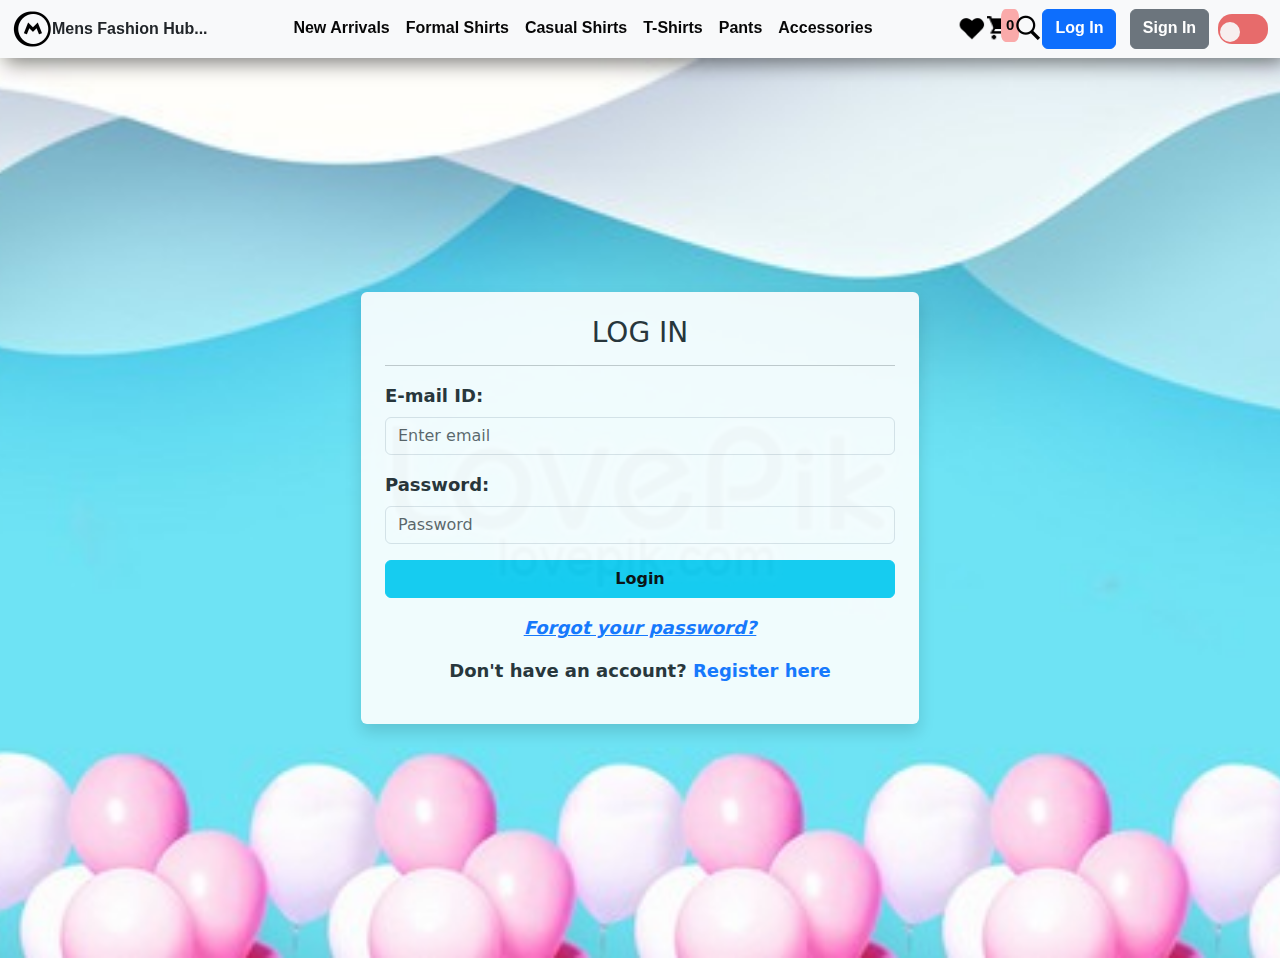
<file: login.html>
<!DOCTYPE html>
<html lang="en">
<head>
    <meta charset="UTF-8">
    <meta name="viewport" content="width=device-width, initial-scale=1.0">
    <title>Document</title>
    <link href="https://cdn.jsdelivr.net/npm/bootstrap@5.0.2/dist/css/bootstrap.min.css" rel="stylesheet">
    <script src="https://cdn.jsdelivr.net/npm/bootstrap@5.0.2/dist/js/bootstrap.bundle.min.js"></script>
    <style>
      #navbar1{
    position: sticky;
    top: 0;
    left: 0;
    z-index: 100;
    box-shadow: 5px 5px 20px rgba(0,0,0,.5);
    font-family: 'Franklin Gothic Medium', 'Arial Narrow', Arial, sans-serif;
    /* font-size: 40px; */
    font-weight: bold;
    
} 
.button1{
    background-color:whitesmoke;
    border-color:black;
    border-radius:10px;
    border-width: 2.5px;
}
.button1:hover{
    cursor: pointer;
    background-color:rgb(97, 95, 96);
}
#navbarSupportedContent a{
    color:rgb(7, 7, 7);
    border-bottom: 2px solid transparent;
}
#navbarSupportedContent a:hover{
    border-bottom: 2px solid rgb(10, 10, 10);
    /* color: rgb(18, 131, 133); */
    color: rgb(16, 101, 129); 
}

  /* body, html {
    height: 100%;
    margin: 0;
} */

.bg-image {
    /* background-image: url('images/accessories\ 6.jpeg'); */
    background-color: rgb(253, 243, 243);
    background-size: cover;
    background-position: center;
}

form {
    opacity: 0.9;
    font-weight: bolder;
    font-size: large;
    
}
.icons
{
    display:flex;
}
.bg-image {
          background-image: url(images/1\ cover.jpeg);
          background-size: cover;
          background-position: center;
      }
      form {
          opacity: 0.9;
          font-weight: bolder;
          font-size: large;
      }
      .valid {
          border: 2px solid green;
      }
      .invalid {
          border: 2px solid red;
      }
      /* Cart View Style */
.card {
    position: relative;
}
.cart-badge {
            position: absolute;
            top: -5px;
            right: -5px;
            background-color: rgb(250, 170, 170);
            color: rgb(8, 8, 8);
            border-radius: 25%;
            padding: 5px;
            font-size: 15px;
            
        }
        .navbar .icons a {
            position: relative;
        }
        #cart-view {
            display: none;
            position: fixed;
            top: 70px;
            left: 0;
            width: 100%;
            height: 100%;
            background-color: rgba(0, 0, 0, 0.7);
            color: white;
            padding: 20px;
            overflow-y: auto;
        }
        #cart-view .cart-content {
            background-color: #fff;
            padding: 20px;
            color: black;
            border-radius: 8px;
            max-width: 500px;
            margin: auto;
        }
        .btn-close-cart {
            position: absolute;
            top: 10px;
            right: 10px;
            background: red;
            color: white;
            border: none;
            padding: 10px;
            cursor: pointer;
            font-size: 20px;
        }

        .cart-item {
            display: flex;
            align-items: center;
            justify-content: space-between;
            border-bottom: 2px solid #111111;
            padding: 10px 0;
        }

        .cart-item img {
            width: 100px;
            height: 100px;
          
        }

        .cart-item .item-details {
            flex: 1;
            margin-left: 10px;
            font-size: 20px;
            font-weight: bold;
        }

        .cart-item .item-details .price {
            font-size: 20px;  /* Smaller price */
            font-weight: bold;
        }

        .cart-item .item-actions {
            display: flex;
            align-items: center;
            gap: 0px;
            width: 100%;
            justify-content: space-between;
            margin-left: 10px;
            font-weight: bold;
        }

        .btn-small {
            font-size: 10px;
            padding: 3px 6px;
            font-weight: bold;
            background-color: white;

        }

        .btn-delete {
            background:none;
            border:none;
            cursor: pointer;
            padding: 0;
           
        }
        .btn-delete img{
            width: 25px;
            height: 30px;
        }

        .btn-later {
            background-color: rgb(100, 109, 236);
            color: rgb(247, 242, 242);
            border: none;
            padding: 5px 10px;
            font-size: 17px;
            width: 45%;
        }

        .btn-processed {
            background-color: rgb(103, 240, 103);
            color: black;
            border: none;
            padding: 5px 10px;
            font-size: 17px;
            width: 45%;
        }

        .cart-footer {
            display: flex;
            justify-content: space-between;
            text-align: center;
            font-size: 12px;
            margin-top: 20px;
        }

        .cart-footer .btn-small {
            margin-top: 50px;
        }

/* Toggle Switch Styles */
body {
    transition: background-color 0.5s, color 0.5s;
    }
.dark-mode {
    background-color: #121212;
    color: #ffffff;
    }
.toggle-switch {
            position: relative;
            display: inline-block;
            width: 50px;
            height: 30px;
        }
        .toggle-switch input {
            opacity: 0;
            width: 0;
            height: 0;
        }
        .slider {
            position: absolute;
            cursor: pointer;
            top: 0;
            left: 0;
            right: 0;
            bottom: 0;
            background-color:rgb(231, 107, 107);
            transition: .4s;
            border-radius: 14px;
        }
        .slider:before {
            position: absolute;
            content: "";
            height: 20px;
            width: 20px;
            left: 2px;
            bottom: 2px;
            background-color: rgb(247, 239, 239);
            transition: .4s;
            border-radius: 50%;
        }
        input:checked + .slider {
            background-color: rgb(10, 10, 10); /* Bootstrap primary color */
        }
        input:checked + .slider:before {
            transform: translateX(26px);
        }


    </style>
</head>
<body>
    <nav class="navbar navbar-expand-lg navbar-light bg-light" id="navbar1">
        <div class="container-fluid">
            <img src="images/icons8-mario-40.png" alt="Logo">
            <div class="HEADING">
                <!-- <b>MENS FASHION HUB...</b> -->
                <B> Mens Fashion Hub...</B>
            </div>
            <button class="navbar-toggler" type="button" data-bs-toggle="collapse" data-bs-target="#navbarSupportedContent" aria-controls="navbarSupportedContent" aria-expanded="false" aria-label="Toggle navigation">
                <span class="navbar-toggler-icon"></span>
            </button>
            <div class="collapse navbar-collapse" id="navbarSupportedContent">
                <ul class="navbar-nav mx-auto" style="font-weight: bolder; font-size: 16px;">
                    <li class="nav-item"><a class="nav-link" href="index.html"><b>New Arrivals</b></a></li>
                    <li class="nav-item"><a class="nav-link" href="formal shirts.html"><b>Formal Shirts</b></a></li>
                    <li class="nav-item"><a class="nav-link" href="casual shirts.html"><b>Casual Shirts</b></a></li>
                    <li class="nav-item"><a class="nav-link" href="t-shirts.html"><b>T-Shirts</b></a></li>
                    <li class="nav-item"><a class="nav-link" href="pants.html"><b>Pants</b></a></li>
                    <li class="nav-item"><a class="nav-link" href="accessories.html"><b>Accessories</b></a></li>
                </ul>
                <div class="icons">
                    <a class="nav-link" href="index.html"><img src="images/icons8-filled-heart-28.png" alt="Wishlist"></a>
                    <a class="nav-link" href="javascript:void(0);" onclick="openCart()">
                        <img src="images/icons8-shopping-cart-28.png">
                           <span id="cart-badge" class="cart-badge">0</span>
                       </a>
                    <a class="nav-link" href="index.html"><img src="images/icons8-search-28.png" alt="Search"></a>
                </div>
                <button class="btn btn-primary">
                    <a class="nav-link text-white" href="login.html" style="margin: 0; padding: 0;"><b>Log In</b></a>
                </button>&nbsp;&nbsp;&nbsp;
                <button class="btn btn-secondary">
                    <a class="nav-link text-white" href="sign in.html" style="margin: 0; padding: 0;"><b>Sign In</b></a>
                </button>&nbsp;&nbsp;
                <label class="toggle-switch">
                    <input type="checkbox" id="toggleMode">
                    <span class="slider"></span>
                </label>
            </div>
        </div>
    </nav>
   
    <div class="bg-image">
    <div class="container d-flex align-items-center justify-content-center vh-100">
        <form class="bg-white p-4 rounded shadow w-50" id="loginForm">
            <!-- <center><img src="images/icons8-mail-contact-70.png"></center> -->
            <h3 class="text-center" STYLE="font-style:initial;">LOG IN</h3><hr>
            <div class="mb-3">
                <label for="email" class="form-label" style="font-style: initial;">E-mail ID:</label>
                <input type="email" class="form-control" id="email" placeholder="Enter email" required>
            </div>
            <div class="mb-3">
                <label for="password" class="form-label" style="font-style:initial;">Password:</label>
                <input type="password" class="form-control" id="password" placeholder="Password" required>
            </div>
            <button type="submit" class="btn btn-info w-100" style="font-weight:700; font-style: initial;">Login</button>
            <p class="text-center mt-3" style="font-style: italic;"><a href="#">Forgot your password?</a></p>
            <p class="text-center">
                Don't have an account? <a href="sign in.html" class="text-decoration-none">Register here</a>
            </p>
        </form>
    </div>
</div>



<script>
    const toggleButton = document.getElementById('toggleMode');
    toggleButton.addEventListener('change', () => {
        document.body.classList.toggle('dark-mode');
        toggleButton.setAttribute('aria-pressed', toggleButton.checked);
    });
</script>


<script>
    const emailInput = document.getElementById('email');
    const passwordInput = document.getElementById('password');
    const loginForm = document.getElementById('loginForm');

    emailInput.addEventListener('input', function() {
        if (emailInput.validity.valid) {
            emailInput.classList.add('valid');
            emailInput.classList.remove('invalid');
        } else {
            emailInput.classList.add('invalid');
            emailInput.classList.remove('valid');
        }
    });

    passwordInput.addEventListener('input', function() {
        if (passwordInput.validity.valid) {
            passwordInput.classList.add('valid');
            passwordInput.classList.remove('invalid');
        } else {
            passwordInput.classList.add('invalid');
            passwordInput.classList.remove('valid');
        }
    });

    loginForm.addEventListener('submit', function(e) {
        e.preventDefault(); // Prevent the default form submission

        // Check if fields are empty
        if (!emailInput.value) {
            emailInput.classList.add('invalid');
        }
        if (!passwordInput.value) {
            passwordInput.classList.add('invalid');
        }

        // Check validity and remove invalid class if filled
        if (emailInput.value && emailInput.validity.valid) {
            emailInput.classList.remove('invalid');
        }
        if (passwordInput.value && passwordInput.validity.valid) {
            passwordInput.classList.remove('invalid');
        }

        // Optional: Handle successful form submission here
        if (emailInput.value && passwordInput.value) {
            alert("Form submitted successfully!"); // Replace with actual submission logic
        }
    });
</script>
 <!-- Cart View -->
 <div id="cart-view">
    <div class="cart-content">
        <button class="btn-close-cart" onclick="closeCart()">X</button>
       <center> <h2>Your Cart</h2></center>
        <div id="cart-items"></div>
        <div class="total-price">
            <h4>Total: ₹<span id="cart-total">0</span></h4>
        </div>
        <div class="cart-footer">
            <button class="btn-later btn-small" onclick="moveToLater()">
                Move to Later
            </button>
            <button class="btn-processed btn-small" onclick="processItem()">
                Mark as Processed
            </button>
        </div>
    </div>
</div>

<script>
    const cartItems = JSON.parse(localStorage.getItem('cartItems')) || [];
    const laterItems = JSON.parse(localStorage.getItem('laterItems')) || [];

    // Function to add an item to the cart
    function addToCart(id, title, price, img) {
        const existingItem = cartItems.find(item => item.id === id);
        if (existingItem) {
            existingItem.quantity++;
        } else {
            cartItems.push({ id, title, price, img, quantity: 1 });
        }
        saveCartToLocalStorage();
        updateCartBadge();
    }

    // Save the cart to localStorage
    function saveCartToLocalStorage() {
        localStorage.setItem('cartItems', JSON.stringify(cartItems));
        localStorage.setItem('laterItems', JSON.stringify(laterItems));
    }

    // Update the cart badge
    function updateCartBadge() {
        const cartBadge = document.getElementById('cart-badge');
        cartBadge.innerText = cartItems.length;
    }

    // Open the cart view
    function openCart() {
        document.getElementById('cart-view').style.display = 'block';
        document.getElementById('navbarSupportedContent').classList.remove('show');
        showCartItems();
    }

    // Close the cart view
    function closeCart() {
        document.getElementById('cart-view').style.display = 'none';
    }

    // Show cart items inside the cart modal
    function showCartItems() {
        const cartItemsContainer = document.getElementById('cart-items');
        cartItemsContainer.innerHTML = '';
        let total = 0;

        cartItems.forEach(item => {
            const cartItem = document.createElement('div');
            cartItem.classList.add('cart-item');
            cartItem.innerHTML = `
                <img src="${item.img}" alt="product">
                <div class="item-details">
                    <span>${item.title}</span><br>
                    <span class="price">₹${item.price}</span><br>
                    <div class="item-actions">
                        <button class="btn-small" onclick="updateQuantity(${item.id}, -1)">-</button>
                        <span>${item.quantity}</span>
                        <button class="btn-small" onclick="updateQuantity(${item.id}, 1)">+</button>
                        <button class="btn-delete" onclick="removeItem(${item.id})">
                             <img src="images/icons8-trash-30.png" alt="Delete" width="0px" height="0px">
                        </button>
                    </div>
                </div>
            `;
            cartItemsContainer.appendChild(cartItem);
            total += item.price * item.quantity;
        });

        document.getElementById('cart-total').innerText = total;
    }

    // Update item quantity
    function updateQuantity(id, change) {
        const item = cartItems.find(item => item.id === id);
        if (item) {
            item.quantity = Math.max(1, item.quantity + change);
            saveCartToLocalStorage();
            showCartItems();
        }
    }

    // Remove item from cart
    function removeItem(id) {
        const index = cartItems.findIndex(item => item.id === id);
        if (index > -1) {
            cartItems.splice(index, 1);
            saveCartToLocalStorage();
            showCartItems();
            updateCartBadge();
        }
    }

    // Move item to Later
    function moveToLater() {
        alert('Move item to later');
    }

    // Mark item as Processed
    function processItem() {
        alert('Mark item as processed');
    }

    // Initialize cart badge on page load
    updateCartBadge();
</script>

</body>
</html>
</file>
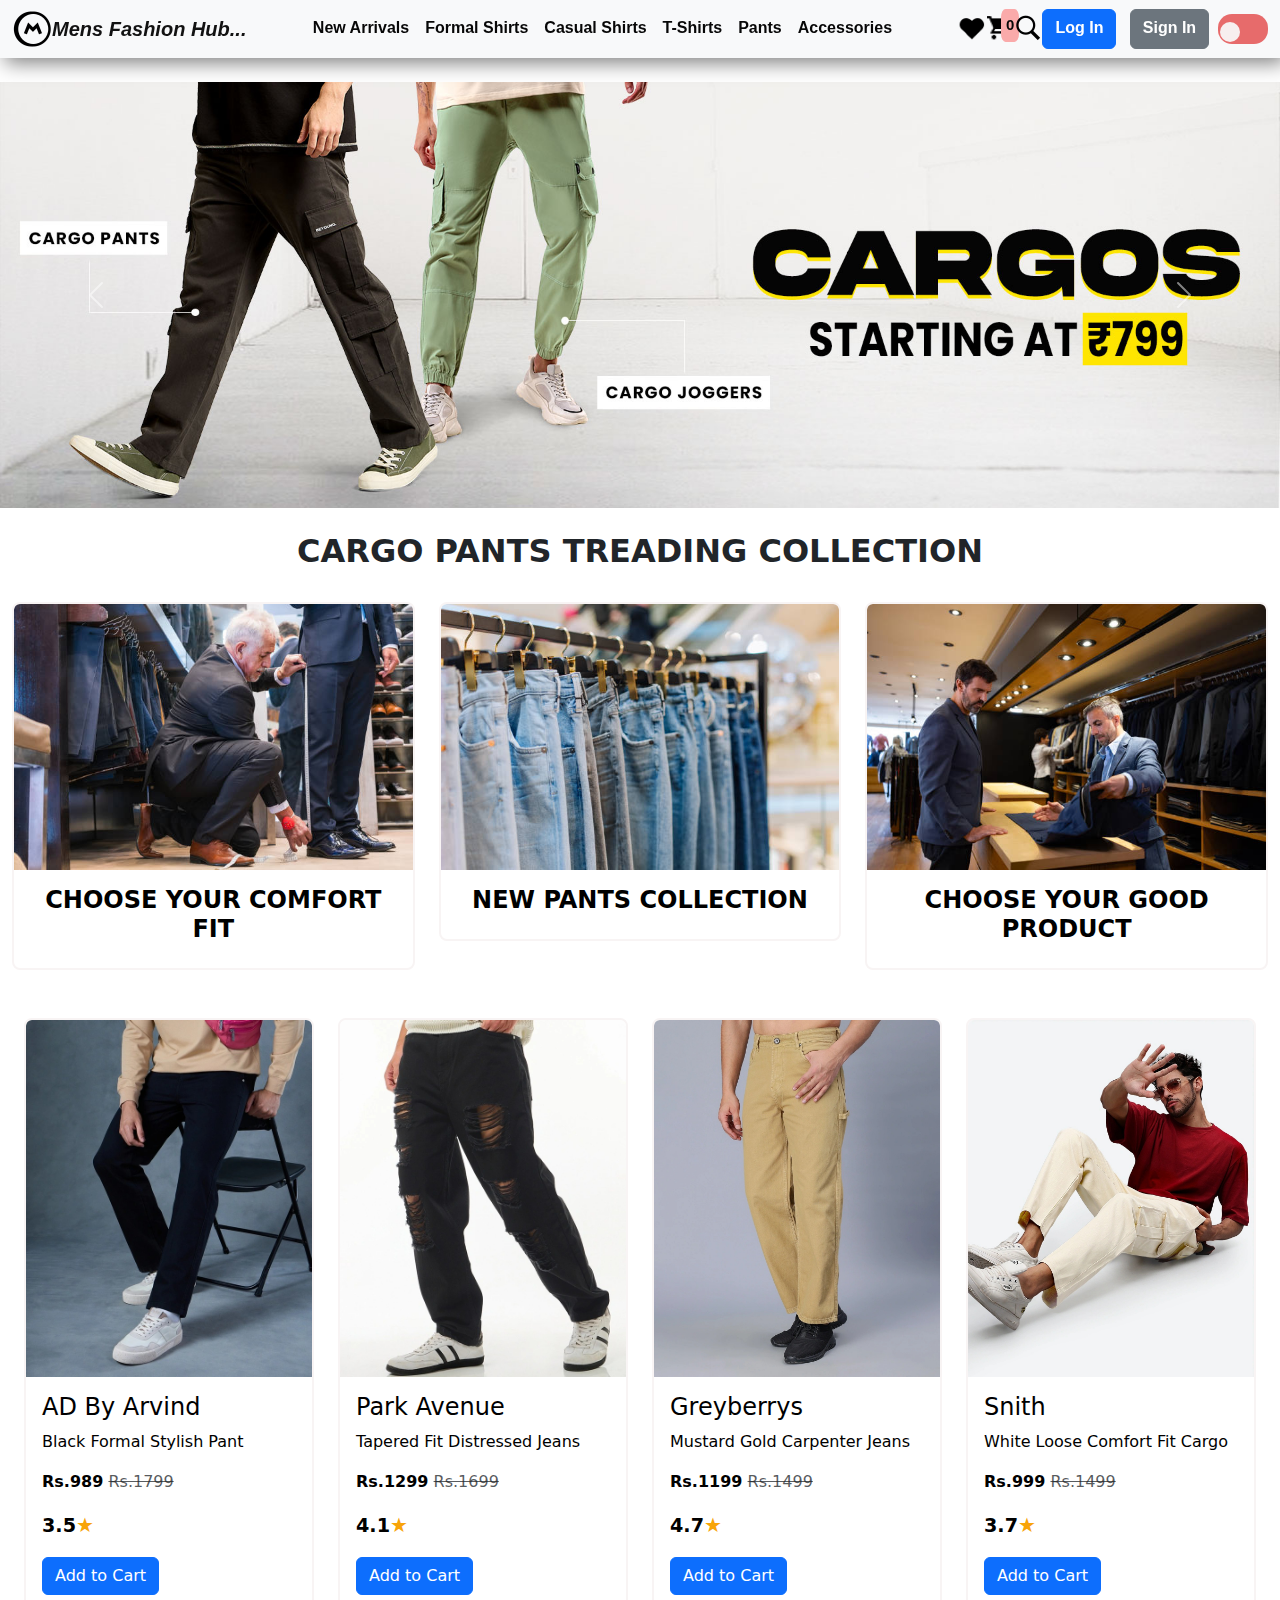
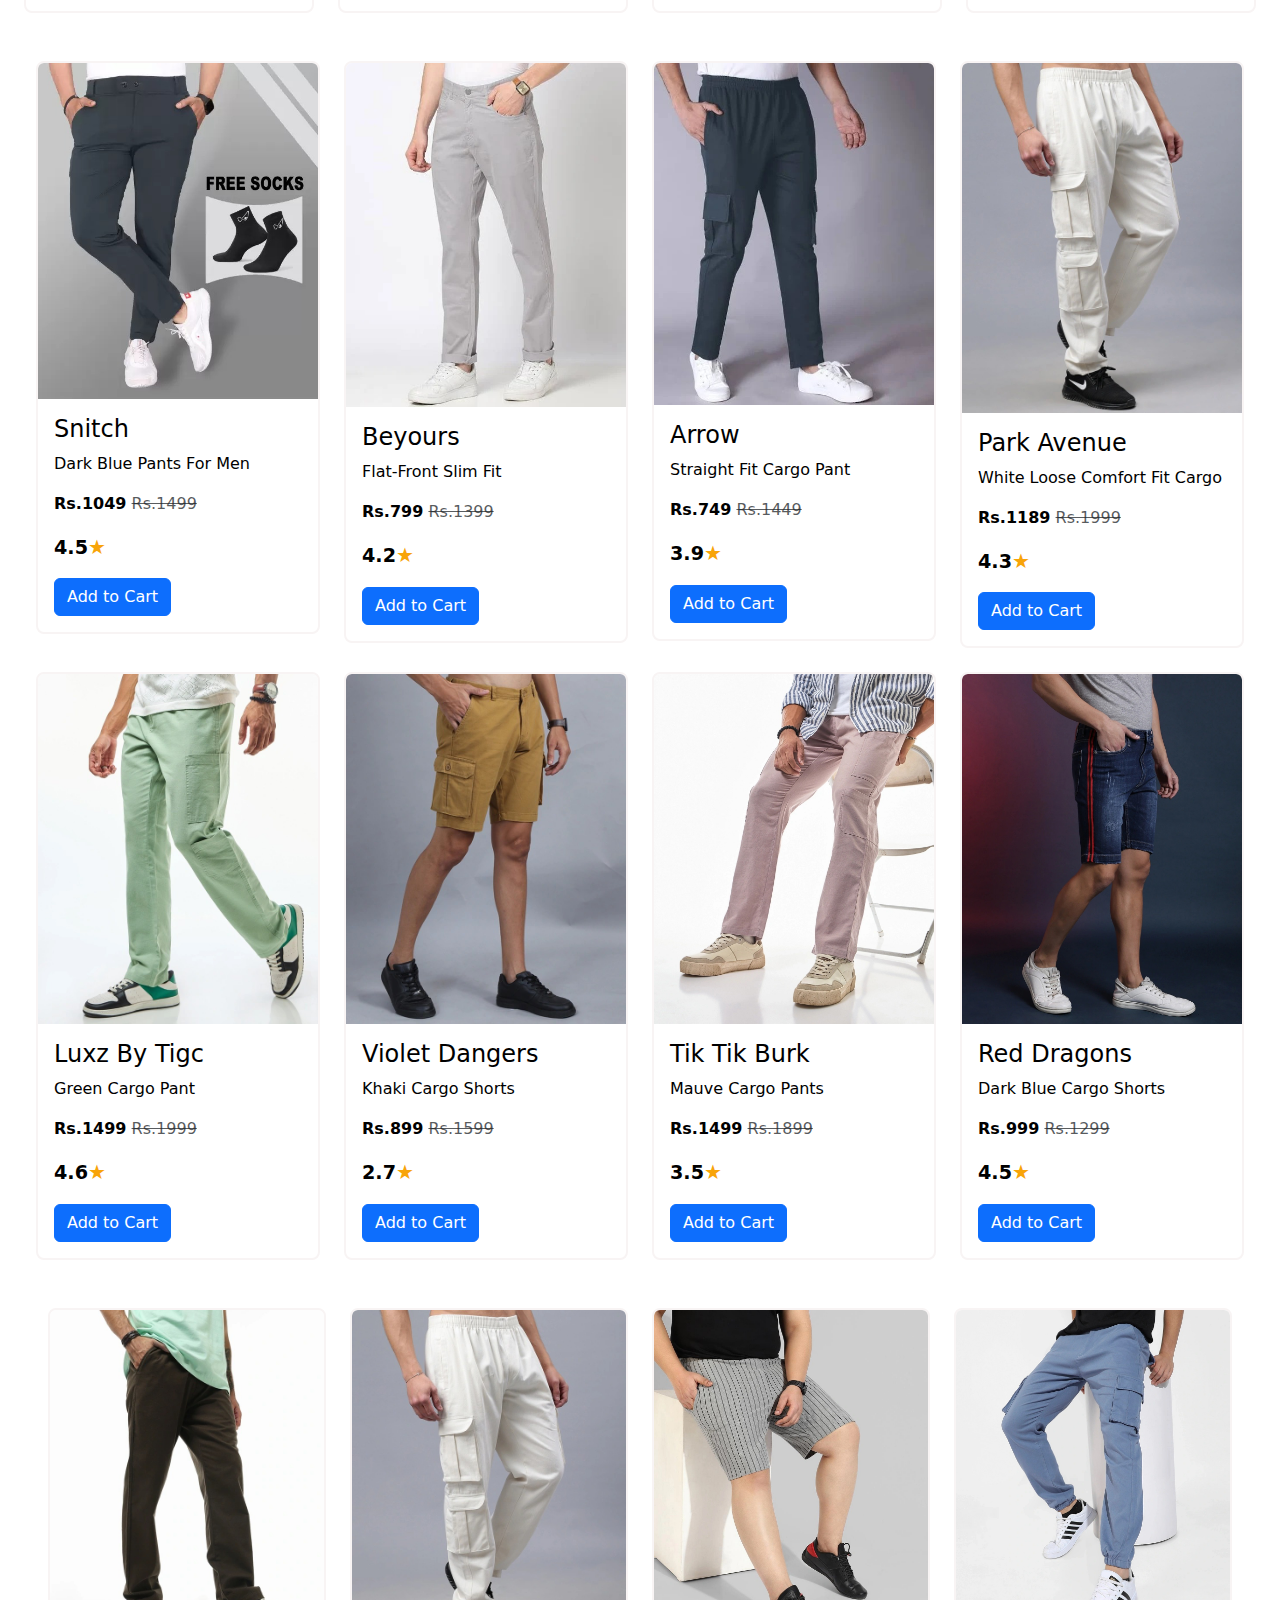
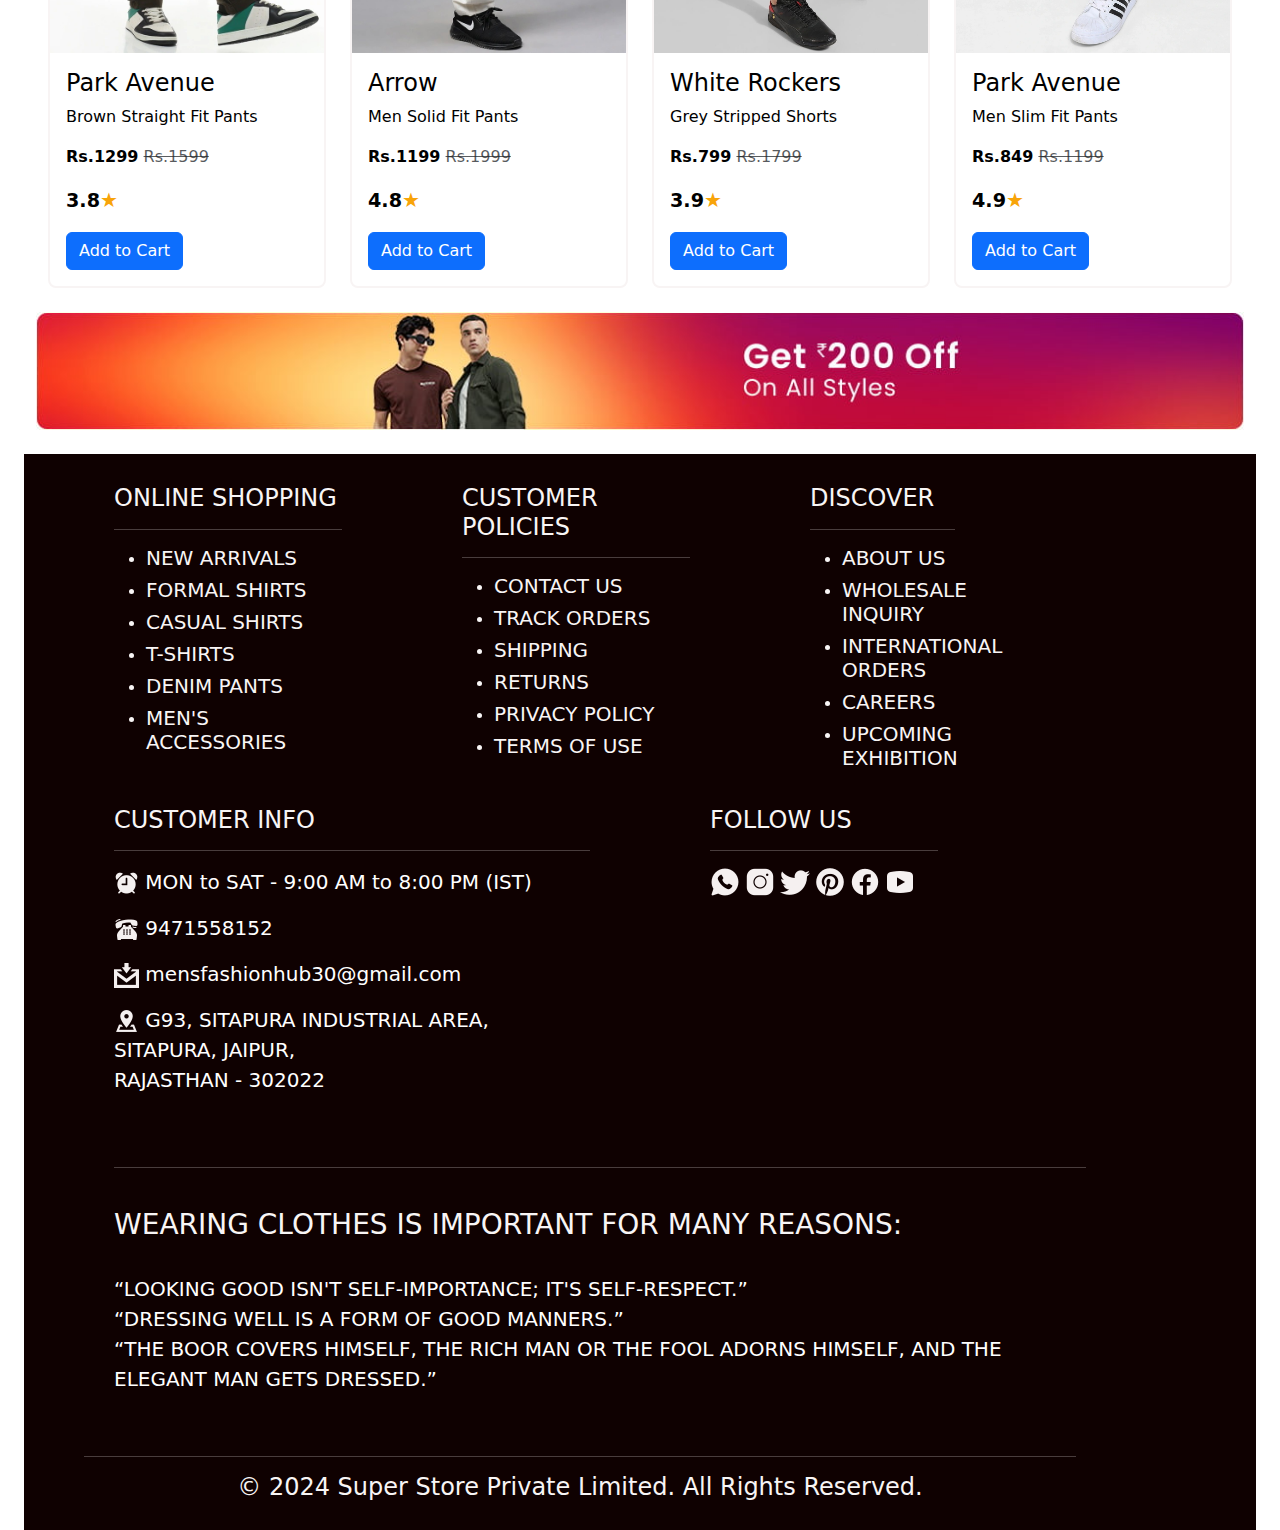
<file: pants.html>
<!DOCTYPE html>
<html lang="en">
<head>
    <meta charset="UTF-8">
    <meta name="viewport" content="width=device-width, initial-scale=1.0">
    <title>dress</title>
    <link rel="stylesheet" href="style.css">  
    <link href="https://cdn.jsdelivr.net/npm/bootstrap@5.0.2/dist/css/bootstrap.min.css" rel="stylesheet">
    <script src="https://cdn.jsdelivr.net/npm/bootstrap@5.0.2/dist/js/bootstrap.bundle.min.js"></script>
    <link href="https://cdn.jsdelivr.net/npm/bootstrap-icons@1.10.0/font/bootstrap-icons.css" rel="stylesheet">
    <style>
       .card {
              border: 2px solid #f8f4f4;
              /* width: 300px; */
              border-radius: 8px;
              overflow: hidden;
              transition: transform 0.2s ease-in-out;
          }
          .card:hover {
              transform: scale(1.05);
          }
          .btn-favorite {
            position: absolute;
            top: 10px;
            right: 10px;
            background:none;
            border: none;
            font-size: 1.5rem;
            color:black;
            cursor: pointer; /* Apply cursor to the Favorite button */
        }
        .rating {
            margin-bottom: 15px;
            font-size: larger;
            font-weight: bold;
        }

        .rating span {
            color:rgb(248, 164, 9);
            font-size: 20px;
            cursor: pointer; /* Apply cursor to rating stars */
        }
        .footer{
    background-color:rgb(15, 1, 1);
}
.footer footer{
    display: flex;
    flex-wrap: wrap;
    justify-content: center;
}
.footer footer div {
    margin: 20p 10px 10px 10px;
    padding: 10px;
    text-align:start;
    font-weight:normal;
    margin-left: 20px;
    margin-right: 80px;
    color:rgb(248, 245, 245);
    justify-content: start;

}
.footer footer div p{
    text-align: start;
    font-size: 20px;
    color: white;
    justify-content: start;
}
.footer footer .column5 p{
    display: inline;
}
.footer column6{
    padding: 10px;
}
.footer column6 p{
    text-align:start;
    font-size: 20px;
    font-weight: bold;
    margin-bottom: 20px;
    justify-content: start;
}
.copy{
    color: white;
}
.overlay{
    display: block;
    opacity: 0;
    position: absolute;
    top: 10%;
    margin-left: 0;
    width: 70px;
} 
#product-cards .card:hover .overlay{
    opacity: 1;
    margin-left: 5%;
    transition: 0.5s ease;
}
.overlay i img{
    background-color:black;
    height: 40px;
    width: 40px;
    font-size: 20px;
    padding: 7px;
    margin: -20%;
    margin-bottom: 5%;
    cursor: pointer;
}
.overlay .btn-secondary{
    background: transparent !important;
    border: none;
    box-shadow: none;
}

/* Toggle Switch Styles */
body {
    transition: background-color 0.5s, color 0.5s;
    }
.dark-mode {
    background-color: #121212;
    color: #ffffff;
    }
.toggle-switch {
            position: relative;
            display: inline-block;
            width: 50px;
            height: 30px;
        }
        .toggle-switch input {
            opacity: 0;
            width: 0;
            height: 0;
        }
        .slider {
            position: absolute;
            cursor: pointer;
            top: 0;
            left: 0;
            right: 0;
            bottom: 0;
            background-color:rgb(231, 107, 107);
            transition: .4s;
            border-radius: 14px;
        }
        .slider:before {
            position: absolute;
            content: "";
            height: 20px;
            width: 20px;
            left: 2px;
            bottom: 2px;
            background-color: rgb(247, 239, 239);
            transition: .4s;
            border-radius: 50%;
        }
        input:checked + .slider {
            background-color: rgb(10, 10, 10); /* Bootstrap primary color */
        }
        input:checked + .slider:before {
            transform: translateX(26px);
        }

.HEADING
 {
    font-weight: lighter;
     font-family: 'Franklin Gothic Medium', 'Arial Narrow', Arial, sans-serif;
     font-style: oblique;
     font-size: 20px;
    color: #121212;
 }
 .card-body{
    color: black;
}
 /* Cart View Style */
 .card {
    position: relative;
}
.cart-badge {
            position: absolute;
            top: -5px;
            right: -5px;
            background-color: rgb(250, 170, 170);
            color: rgb(8, 8, 8);
            border-radius: 25%;
            padding: 5px;
            font-size: 15px;
            
        }
        .navbar .icons a {
            position: relative;
        }
        #cart-view {
            display: none;
            position: fixed;
            top: 70px;
            left: 0;
            width: 100%;
            height: 100%;
            background-color: rgba(0, 0, 0, 0.7);
            color: white;
            padding: 20px;
            overflow-y: auto;
        }
        #cart-view .cart-content {
            background-color: #fff;
            padding: 20px;
            color: black;
            border-radius: 8px;
            max-width: 500px;
            margin: auto;
        }
        .btn-close-cart {
            position: absolute;
            top: 10px;
            right: 10px;
            background: red;
            color: white;
            border: none;
            padding: 10px;
            cursor: pointer;
            font-size: 20px;
        }

        .cart-item {
            display: flex;
            align-items: center;
            justify-content: space-between;
            border-bottom: 2px solid #111111;
            padding: 10px 0;
        }

        .cart-item img {
            width: 100px;
            height: 100px;
          
        }

        .cart-item .item-details {
            flex: 1;
            margin-left: 10px;
            font-size: 20px;
            font-weight: bold;
        }

        .cart-item .item-details .price {
            font-size: 20px;  /* Smaller price */
            font-weight: bold;
        }

        .cart-item .item-actions {
            display: flex;
            align-items: center;
            gap: 0px;
            width: 100%;
            justify-content: space-between;
            margin-left: 10px;
            font-weight: bold;
        }

        .btn-small {
            font-size: 10px;
            padding: 3px 6px;
            font-weight: bold;
            background-color: white;

        }

        .btn-delete {
            background:none;
            border:none;
            cursor: pointer;
            padding: 0;
           
        }
        .btn-delete img{
            width: 25px;
            height: 30px;
        }

        .btn-later {
            background-color: rgb(100, 109, 236);
            color: rgb(247, 242, 242);
            border: none;
            padding: 5px 10px;
            font-size: 17px;
            width: 45%;
        }

        .btn-processed {
            background-color: rgb(103, 240, 103);
            color: black;
            border: none;
            padding: 5px 10px;
            font-size: 17px;
            width: 45%;
        }

        .cart-footer {
            display: flex;
            justify-content: space-between;
            text-align: center;
            font-size: 12px;
            margin-top: 20px;
        }

        .cart-footer .btn-small {
            margin-top: 50px;
        }

    </style>
</head>
<body>
    <nav class="navbar navbar-expand-lg navbar-light bg-light" id="navbar1">
        <div class="container-fluid">
            <img src="images/icons8-mario-40.png" alt="Logo">
            <div class="HEADING">
                <!-- <b>MENS FASHION HUB...</b> -->
                <B> Mens Fashion Hub...</B>
            </div>
            <button class="navbar-toggler" type="button" data-bs-toggle="collapse" data-bs-target="#navbarSupportedContent" aria-controls="navbarSupportedContent" aria-expanded="false" aria-label="Toggle navigation">
                <span class="navbar-toggler-icon"></span>
            </button>
            <div class="collapse navbar-collapse" id="navbarSupportedContent">
                <ul class="navbar-nav mx-auto" style="font-weight: bolder; font-size: 16px;">
                    <li class="nav-item"><a class="nav-link" href="index.html"><b>New Arrivals</b></a></li>
                    <li class="nav-item"><a class="nav-link" href="formal shirts.html"><b>Formal Shirts</b></a></li>
                    <li class="nav-item"><a class="nav-link" href="casual shirts.html"><b>Casual Shirts</b></a></li>
                    <li class="nav-item"><a class="nav-link" href="t-shirts.html"><b>T-Shirts</b></a></li>
                    <li class="nav-item"><a class="nav-link" href="pants.html"><b>Pants</b></a></li>
                    <li class="nav-item"><a class="nav-link" href="accessories.html"><b>Accessories</b></a></li>
                </ul>
                <div class="icons">
                    <a class="nav-link" href=""><img src="images/icons8-filled-heart-28.png" alt="Wishlist"></a>
                    <a class="nav-link" href="javascript:void(0);" onclick="openCart()">
                        <img src="images/icons8-shopping-cart-28.png">
                           <span id="cart-badge" class="cart-badge">0</span>
                       </a>
                    <a class="nav-link" href=""><img src="images/icons8-search-28.png" alt="Search"></a>
                </div>
                <button class="btn btn-primary">
                    <a class="nav-link text-white" href="login.html" style="margin: 0; padding: 0;"><b>Log In</b></a>
                </button>&nbsp;&nbsp;&nbsp;
                <button class="btn btn-secondary">
                    <a class="nav-link text-white" href="sign in.html" style="margin: 0; padding: 0;"><b>Sign In</b></a>
                </button>&nbsp;&nbsp;
                <label class="toggle-switch">
                    <input type="checkbox" id="toggleMode">
                    <span class="slider"></span>
                </label>
            </div>
        </div>
    </nav>
    
       </body>
</html>

    <!-- Carousel Section -->
  <br><div id="carouselExampleCaptions" class="carousel slide" data-bs-ride="carousel" data-bs-interval="3000">
    <div class="carousel-inner">
      <div class="carousel-item active">
        <img src="images/pant carosal1.jpeg"alt="" width="100%"class="d-block w-100" alt="First slide">
        <div class="carousel-caption d-none d-md-block">
          <!-- <h5>First slide label</h5> -->
          <!-- <p>Some representative placeholder content for the first slide.</p> -->
        </div>
      </div>
      <div class="carousel-item">
        <img src="images/pant carosal2.jpeg"class="d-block w-100" alt="Second slide">
        <div class="carousel-caption d-none d-md-block">
          <!-- <h5>Second slide label</h5> -->
          <!-- <p>Some representative placeholder content for the second slide.</p> -->
        </div>
      </div>
        </div>
    <button class="carousel-control-prev" type="button" data-bs-target="#carouselExampleCaptions" data-bs-slide="prev">
      <span class="carousel-control-prev-icon" aria-hidden="true"></span>
      <span class="visually-hidden">Previous</span>
    </button>
    <button class="carousel-control-next" type="button" data-bs-target="#carouselExampleCaptions" data-bs-slide="next">
      <span class="carousel-control-next-icon" aria-hidden="true"></span>
      <span class="visually-hidden">Next</span>
    </button>
  </div><br>

  <center><h2><b>CARGO PANTS TREADING COLLECTION</b></h2></center>
  <br>
  <!-- Grid System -->
<div class="container-fluid">
  <div class="row">
      <div class="col-md-4">
          <div class="card">
              <img src="images/PANT BANNER.jpeg" class="card-img-top" alt="Men Solid Formal Shirt">
              <div class="card-body">
                  <h4 class="text-center"><b>CHOOSE YOUR COMFORT FIT</b></h4>
              </div>
          </div>
      </div>
      <div class="col-md-4">
          <div class="card">
              <img src="images/pant banner1.jpeg" class="card-img-top" alt="Spread Collar Formal Shirts">
              <div class="card-body">
                  <h4 class="text-center"><b>NEW PANTS COLLECTION</b></h4>
              </div>
          </div>
      </div>
      <div class="col-md-4">
          <div class="card">
              <img src="images/pant banner2.jpeg" class="card-img-top" alt="Pure Cotton Formal Shirts">
              <div class="card-body">
                  <h4 class="text-center"><b>CHOOSE YOUR GOOD PRODUCT</b></h4>
              </div>
          </div>
      </div>
  </div>

  <br><br>

  <!-- first Grid System  -->
  <div class="container-fluid" id="product-cards">
  <div class="row">
      <div class="col-md-3 mb-4">
          <div class="card">
            <img src="images/PANT1 (4).jpeg" class="card-img-top" alt="Slim Fit Formal Shirts">
            <div class="overlay">
                <button type="button" class="btn btn-secondary" title="Quick View">
                    <i><img src="./images/icons8-heart-64.png" alt="Quick View" width="30px"></i>
                </button>
                <button type="button" class="btn btn-secondary" title="Add to Wishlist">
                    <i><img src="./images/icons8-forward-arrow-35.png" alt="Add to Wishlist" width="30px"></i>
                </button>
            </div>
              <div class="card-body">
                  <h4 class="card-title">AD By Arvind</h4>
                  <p class="card-text">Black Formal Stylish Pant</p>
                  <p class="card-text"><b>Rs.989</b> <span class="text-muted text-decoration-line-through">Rs.1799</span></p>
                  <p><div class="rating">3.5<span>&#9733;</span></div></p>
                  <button class="btn btn-primary" onclick="addToCart(49, 'AD By Arvind', 989, 'images/PANT1 (4).jpeg')">Add to Cart</button>
              </div>
          </div>
      </div>
      <div class="col-md-3 mb-4">
          <div class="card">
              <img src="images/PANT1 (5).jpeg" class="card-img-top" alt="Slim Fit Formal Shirts">
              <div class="overlay">
                <button type="button" class="btn btn-secondary" title="Quick View">
                    <i><img src="./images/icons8-heart-64.png" alt="Quick View" width="30px"></i>
                </button>
                <button type="button" class="btn btn-secondary" title="Add to Wishlist">
                    <i><img src="./images/icons8-forward-arrow-35.png" alt="Add to Wishlist" width="30px"></i>
                </button>
            </div>
              <div class="card-body">
                  <h4 class="card-title">Park Avenue</h4>
                  <p class="card-text">Tapered Fit Distressed Jeans</p>
                  <p class="card-text"><b>Rs.1299</b> <span class="text-muted text-decoration-line-through">Rs.1699</span></p>
                  <p><div class="rating">4.1<span>&#9733;</span></div></p>
                  <button class="btn btn-primary" onclick="addToCart(50, 'Park Avenue', 1299, 'images/PANT1 (5).jpeg')">Add to Cart</button>
              </div>
          </div>
      </div>
      <div class="col-md-3 mb-4">
          <div class="card">
              <img src="images/PANT1 (6).jpeg" class="card-img-top" alt="Slim Fit Formal Shirts">
              <div class="overlay">
                <button type="button" class="btn btn-secondary" title="Quick View">
                    <i><img src="./images/icons8-heart-64.png" alt="Quick View" width="30px"></i>
                </button>
                <button type="button" class="btn btn-secondary" title="Add to Wishlist">
                    <i><img src="./images/icons8-forward-arrow-35.png" alt="Add to Wishlist" width="30px"></i>
                </button>
            </div>
              <div class="card-body">
                  <h4 class="card-title">Greyberrys</h4>
                  <p class="card-text">Mustard Gold Carpenter Jeans</p>
                  <p class="card-text"><b>Rs.1199</b> <span class="text-muted text-decoration-line-through">Rs.1499</span></p>
                  <p><div class="rating">4.7<span>&#9733;</span></div></p>
                  <button class="btn btn-primary" onclick="addToCart(51, 'Greyberrys', 1199, 'images/PANT1 (6).jpeg')">Add to Cart</button>
              </div>
          </div>
      </div>
      <div class="col-md-3 mb-4">
          <div class="card">
              <img src="images/PANT1 (7).jpeg" class="card-img-top" alt="Slim Fit Formal Shirts">
              <div class="overlay">
                <button type="button" class="btn btn-secondary" title="Quick View">
                    <i><img src="./images/icons8-heart-64.png" alt="Quick View" width="30px"></i>
                </button>
                <button type="button" class="btn btn-secondary" title="Add to Wishlist">
                    <i><img src="./images/icons8-forward-arrow-35.png" alt="Add to Wishlist" width="30px"></i>
                </button>
            </div>
              <div class="card-body">
                  <h4 class="card-title">Snith</h4>
                  <p class="card-text">White Loose Comfort Fit Cargo</p>
                  <p class="card-text"><b>Rs.999</b> <span class="text-muted text-decoration-line-through">Rs.1499</span></p>
                  <p><div class="rating">3.7<span>&#9733;</span></div></p>
                  <button class="btn btn-primary" onclick="addToCart(52, 'Snitch', 999, 'images/PANT1 (7).jpeg')">Add to Cart</button>
              </div>
          </div>
      </div>
  </div>

  <br>

  <!-- second Grid System -->
  <div class="container-fluid" id="product-cards">
  <div class="row">
      <div class="col-md-3 mb-4">
          <div class="card">
              <img src="images/pant 1111.jpeg" class="card-img-top" alt="Men Solid Formal Shirt">
              <div class="overlay">
                <button type="button" class="btn btn-secondary" title="Quick View">
                    <i><img src="./images/icons8-heart-64.png" alt="Quick View" width="30px"></i>
                </button>
                <button type="button" class="btn btn-secondary" title="Add to Wishlist">
                    <i><img src="./images/icons8-forward-arrow-35.png" alt="Add to Wishlist" width="30px"></i>
                </button>
            </div>
              <div class="card-body">
                  <h4 class="card-title">Snitch</h4>
                  <p class="card-text">Dark Blue Pants For Men</p>
                  <p class="card-text"><b>Rs.1049</b> <span class="text-muted text-decoration-line-through">Rs.1499</span></p>
                  <p><div class="rating">4.5<span>&#9733;</span></div></p>
                  <button class="btn btn-primary" onclick="addToCart(53, 'Snitch', 1099, 'images/pant 1111.jpeg')">Add to Cart</button>
              </div>
          </div>
      </div>
      <div class="col-md-3 mb-4">
          <div class="card">
              <img src="images/PANT1 (2).jpeg" class="card-img-top" alt="Spread Collar Formal Shirts">
              <div class="overlay">
                <button type="button" class="btn btn-secondary" title="Quick View">
                    <i><img src="./images/icons8-heart-64.png" alt="Quick View" width="30px"></i>
                </button>
                <button type="button" class="btn btn-secondary" title="Add to Wishlist">
                    <i><img src="./images/icons8-forward-arrow-35.png" alt="Add to Wishlist" width="30px"></i>
                </button>
            </div>
              <div class="card-body">
                  <h4 class="card-title">Beyours</h4>
                  <p class="card-text">Flat-Front Slim Fit</p>
                  <p class="card-text"><b>Rs.799</b> <span class="text-muted text-decoration-line-through">Rs.1399</span></p>
                  <p><div class="rating">4.2<span>&#9733;</span></div></p>
                  <button class="btn btn-primary" onclick="addToCart(54, 'Beyours', 799, 'images/PANT1 (2).jpeg')">Add to Cart</button>
              </div>
          </div>
      </div>
      <div class="col-md-3 mb-4">
          <div class="card">
              <img src="images/PANT1 (3).jpeg" class="card-img-top" alt="Pure Cotton Formal Shirts">
              <div class="overlay">
                <button type="button" class="btn btn-secondary" title="Quick View">
                    <i><img src="./images/icons8-heart-64.png" alt="Quick View" width="30px"></i>
                </button>
                <button type="button" class="btn btn-secondary" title="Add to Wishlist">
                    <i><img src="./images/icons8-forward-arrow-35.png" alt="Add to Wishlist" width="30px"></i>
                </button>
            </div>
              <div class="card-body">
                  <h4 class="card-title">Arrow</h4>
                  <p class="card-text">Straight Fit Cargo Pant</p>
                  <p class="card-text"><b>Rs.749</b> <span class="text-muted text-decoration-line-through">Rs.1449</span></p>
                  <p><div class="rating">3.9<span>&#9733;</span></div></p>
                  <button class="btn btn-primary" onclick="addToCart(55, 'Arrow', 749, 'images/PANT1 (3).jpeg')">Add to Cart</button>
              </div>
          </div>
      </div>
      <div class="col-md-3 mb-4">
          <div class="card">
              <img src="images/PANT1 (9).jpeg" class="card-img-top" alt="Slim Fit Formal Shirts">
              <div class="overlay">
                <button type="button" class="btn btn-secondary" title="Quick View">
                    <i><img src="./images/icons8-heart-64.png" alt="Quick View" width="30px"></i>
                </button>
                <button type="button" class="btn btn-secondary" title="Add to Wishlist">
                    <i><img src="./images/icons8-forward-arrow-35.png" alt="Add to Wishlist" width="30px"></i>
                </button>
            </div>
              <div class="card-body">
                  <h4 class="card-title">Park Avenue</h4>
                  <p class="card-text">White Loose Comfort Fit Cargo</p>
                  <p class="card-text"><b>Rs.1189</b> <span class="text-muted text-decoration-line-through">Rs.1999</span></p>
                  <p><div class="rating">4.3<span>&#9733;</span></div></p>
                  <button class="btn btn-primary" onclick="addToCart(56, 'Park Avenue', 699, 'images/PANT1 (9).jpeg')">Add to Cart</button>
              </div>
          </div>
      </div>
  </div>
</div>

            <!--third Grid System -->
<div class="container-fluid" id="product-cards">
  <div class="row">
      <div class="col-md-3 mb-4">
          <div class="card">
              <img src="images/PANT1 (8).jpeg" class="card-img-top" alt="Slim Fit Formal Shirts">
              <div class="overlay">
                <button type="button" class="btn btn-secondary" title="Quick View">
                    <i><img src="./images/icons8-heart-64.png" alt="Quick View" width="30px"></i>
                </button>
                <button type="button" class="btn btn-secondary" title="Add to Wishlist">
                    <i><img src="./images/icons8-forward-arrow-35.png" alt="Add to Wishlist" width="30px"></i>
                </button>
            </div>
              <div class="card-body">
                  <h4 class="card-title">Luxz By Tigc</h4>
                  <p class="card-text">Green Cargo Pant</p>
                  <p class="card-text"><b>Rs.1499</b> <span class="text-muted text-decoration-line-through">Rs.1999</span></p>
                  <p><div class="rating">4.6<span>&#9733;</span></div></p>
                  <button class="btn btn-primary" onclick="addToCart(57, 'Luxz By Tigc', 1499, 'images/PANT1 (8).jpeg')">Add to Cart</button>
              </div>
          </div>
      </div>
      <div class="col-md-3 mb-4">
          <div class="card">
              <img src="images/PANT1 (13).jpeg" class="card-img-top" alt="Slim Fit Formal Shirts">
              <div class="overlay">
                <button type="button" class="btn btn-secondary" title="Quick View">
                    <i><img src="./images/icons8-heart-64.png" alt="Quick View" width="30px"></i>
                </button>
                <button type="button" class="btn btn-secondary" title="Add to Wishlist">
                    <i><img src="./images/icons8-forward-arrow-35.png" alt="Add to Wishlist" width="30px"></i>
                </button>
            </div>
              <div class="card-body">
                  <h4 class="card-title">Violet Dangers</h4>
                  <p class="card-text">Khaki Cargo Shorts</p>
                  <p class="card-text"><b>Rs.899</b> <span class="text-muted text-decoration-line-through">Rs.1599</span></p>
                  <p><div class="rating">2.7<span>&#9733;</span></div></p>
                  <button class="btn btn-primary" onclick="addToCart(58, 'Violet Dangers', 899, 'images/PANT1 (13).jpeg')">Add to Cart</button>
              </div>
          </div>
      </div>
      <div class="col-md-3 mb-4">
          <div class="card">
              <img src="images/PANT1 (10).jpeg" class="card-img-top" alt="Slim Fit Formal Shirts">
              <div class="overlay">
                <button type="button" class="btn btn-secondary" title="Quick View">
                    <i><img src="./images/icons8-heart-64.png" alt="Quick View" width="30px"></i>
                </button>
                <button type="button" class="btn btn-secondary" title="Add to Wishlist">
                    <i><img src="./images/icons8-forward-arrow-35.png" alt="Add to Wishlist" width="30px"></i>
                </button>
            </div>
              <div class="card-body">
                  <h4 class="card-title">Tik Tik Burk</h4>
                  <p class="card-text">Mauve Cargo Pants</p>
                  <p class="card-text"><b>Rs.1499</b> <span class="text-muted text-decoration-line-through">Rs.1899</span></p>
                  <p><div class="rating">3.5<span>&#9733;</span></div></p>
                  <button class="btn btn-primary" onclick="addToCart(59, 'Tik Tik Burk', 1499, 'images/PANT1 (10).jpeg')">Add to Cart</button>
              </div>
          </div>
      </div>
      <div class="col-md-3 mb-4">
          <div class="card">
              <img src="images/PANT1 (15).jpeg" class="card-img-top" alt="Slim Fit Formal Shirts">
              <div class="overlay">
                <button type="button" class="btn btn-secondary" title="Quick View">
                    <i><img src="./images/icons8-heart-64.png" alt="Quick View" width="30px"></i>
                </button>
                <button type="button" class="btn btn-secondary" title="Add to Wishlist">
                    <i><img src="./images/icons8-forward-arrow-35.png" alt="Add to Wishlist" width="30px"></i>
                </button>
            </div>
              <div class="card-body">
                  <h4 class="card-title">Red Dragons</h4>
                  <p class="card-text">Dark Blue Cargo Shorts</p>
                  <p class="card-text"><b>Rs.999</b> <span class="text-muted text-decoration-line-through">Rs.1299</span></p>
                  <p><div class="rating">4.5<span>&#9733;</span></div></p>
                  <button class="btn btn-primary" onclick="addToCart(60, 'Red Dragons', 999, 'images/PANT1 (15).jpeg')">Add to Cart</button>
              </div>
          </div>
      </div>
  </div>

  
  <br>
  
  <!-- fourth Grid System -->
  <div class="container-fluid" id="product-cards">
  <div class="row">
      <div class="col-md-3 mb-4">
          <div class="card">
              <img src="images/PANT1 (12).jpeg" class="card-img-top" alt="Slim Fit Formal Shirts">
              <div class="overlay">
                <button type="button" class="btn btn-secondary" title="Quick View">
                    <i><img src="./images/icons8-heart-64.png" alt="Quick View" width="30px"></i>
                </button>
                <button type="button" class="btn btn-secondary" title="Add to Wishlist">
                    <i><img src="./images/icons8-forward-arrow-35.png" alt="Add to Wishlist" width="30px"></i>
                </button>
            </div>
              <div class="card-body">
                  <h4 class="card-title">Park Avenue</h4>
                  <p class="card-text">Brown Straight Fit Pants</p>
                  <p class="card-text"><b>Rs.1299</b> <span class="text-muted text-decoration-line-through">Rs.1599</span></p>
                  <p><div class="rating">3.8<span>&#9733;</span></div></p>
                  <button class="btn btn-primary" onclick="addToCart(61, 'Park Avenue', 1299, 'images/PANT1 (12).jpeg')">Add to Cart</button>
              </div>
          </div>
      </div>
      <div class="col-md-3 mb-4">
          <div class="card">
              <img src="images/PANT1 (9).jpeg" class="card-img-top" alt="Slim Fit Formal Shirts">
              <div class="overlay">
                <button type="button" class="btn btn-secondary" title="Quick View">
                    <i><img src="./images/icons8-heart-64.png" alt="Quick View" width="30px"></i>
                </button>
                <button type="button" class="btn btn-secondary" title="Add to Wishlist">
                    <i><img src="./images/icons8-forward-arrow-35.png" alt="Add to Wishlist" width="30px"></i>
                </button>
            </div>
              <div class="card-body">
                  <h4 class="card-title">Arrow</h4>
                  <p class="card-text">Men Solid Fit Pants</p>
                  <p class="card-text"><b>Rs.1199</b> <span class="text-muted text-decoration-line-through">Rs.1999</span></p>
                  <p><div class="rating">4.8<span>&#9733;</span></div></p>
                  <button class="btn btn-primary" onclick="addToCart(62, 'Arrow', 1199, 'images/PANT1 (9).jpeg')">Add to Cart</button>
              </div>
          </div>
      </div>
      <div class="col-md-3 mb-4">
          <div class="card">
              <img src="images/PANT1 (14).jpeg" class="card-img-top" alt="Slim Fit Formal Shirts">
              <div class="overlay">
                <button type="button" class="btn btn-secondary" title="Quick View">
                    <i><img src="./images/icons8-heart-64.png" alt="Quick View" width="30px"></i>
                </button>
                <button type="button" class="btn btn-secondary" title="Add to Wishlist">
                    <i><img src="./images/icons8-forward-arrow-35.png" alt="Add to Wishlist" width="30px"></i>
                </button>
            </div>
              <div class="card-body">
                  <h4 class="card-title">White Rockers</h4>
                  <p class="card-text">Grey Stripped Shorts</p>
                  <p class="card-text"><b>Rs.799</b> <span class="text-muted text-decoration-line-through">Rs.1799</span></p>
                  <p><div class="rating">3.9<span>&#9733;</span></div></p>
                  <button class="btn btn-primary" onclick="addToCart(63, 'White Rockers', 799, 'images/PANT1 (14).jpeg')">Add to Cart</button>
              </div>
          </div>
      </div>
      <div class="col-md-3 mb-4">
          <div class="card">
              <img src="images/PANT1 (11).jpeg" class="card-img-top" alt="Slim Fit Formal Shirts">
              <div class="overlay">
                <button type="button" class="btn btn-secondary" title="Quick View">
                    <i><img src="./images/icons8-heart-64.png" alt="Quick View" width="30px"></i>
                </button>
                <button type="button" class="btn btn-secondary" title="Add to Wishlist">
                    <i><img src="./images/icons8-forward-arrow-35.png" alt="Add to Wishlist" width="30px"></i>
                </button>
            </div>
              <div class="card-body">
                  <h4 class="card-title">Park Avenue</h4>
                  <p class="card-text">Men Slim Fit Pants</p>
                  <p class="card-text"><b>Rs.849</b> <span class="text-muted text-decoration-line-through">Rs.1199</span></p>
                  <p><div class="rating">4.9<span>&#9733;</span></div></p>
                  <button class="btn btn-primary" onclick="addToCart(64, 'Park Avenue', 849, 'images/PANT1 (11).jpeg')">Add to Cart</button>
              </div>
          </div>
      </div>
  </div>
  </div>
  <script>
    const toggleButton = document.getElementById('toggleMode');
    toggleButton.addEventListener('change', () => {
        document.body.classList.toggle('dark-mode');
        toggleButton.setAttribute('aria-pressed', toggleButton.checked);
    });
</script>

   <!-- Cart View -->
   <div id="cart-view">
    <div class="cart-content">
        <button class="btn-close-cart" onclick="closeCart()">X</button>
       <center> <h2>Your Cart</h2></center>
        <div id="cart-items"></div>
        <div class="total-price">
            <h4>Total: ₹<span id="cart-total">0</span></h4>
        </div>
        <div class="cart-footer">
            <button class="btn-later btn-small" onclick="moveToLater()">
                Move to Later
            </button>
            <button class="btn-processed btn-small" onclick="processItem()">
                Mark as Processed
            </button>
        </div>
    </div>
</div>

  <script>
    const cartItems = JSON.parse(localStorage.getItem('cartItems')) || [];
    const laterItems = JSON.parse(localStorage.getItem('laterItems')) || [];

    // Function to add an item to the cart
    function addToCart(id, title, price, img) {
        const existingItem = cartItems.find(item => item.id === id);
        if (existingItem) {
            existingItem.quantity++;
        } else {
            cartItems.push({ id, title, price, img, quantity: 1 });
        }
        saveCartToLocalStorage();
        updateCartBadge();
    }

    // Save the cart to localStorage
    function saveCartToLocalStorage() {
        localStorage.setItem('cartItems', JSON.stringify(cartItems));
        localStorage.setItem('laterItems', JSON.stringify(laterItems));
    }

    // Update the cart badge
    function updateCartBadge() {
        const cartBadge = document.getElementById('cart-badge');
        cartBadge.innerText = cartItems.length;
    }

    // Open the cart view
    function openCart() {
        document.getElementById('cart-view').style.display = 'block';
        document.getElementById('navbarSupportedContent').classList.remove('show');
        showCartItems();
    }

    // Close the cart view
    function closeCart() {
        document.getElementById('cart-view').style.display = 'none';
    }

    // Show cart items inside the cart modal
    function showCartItems() {
        const cartItemsContainer = document.getElementById('cart-items');
        cartItemsContainer.innerHTML = '';
        let total = 0;

        cartItems.forEach(item => {
            const cartItem = document.createElement('div');
            cartItem.classList.add('cart-item');
            cartItem.innerHTML = `
                <img src="${item.img}" alt="product">
                <div class="item-details">
                    <span>${item.title}</span><br>
                    <span class="price">₹${item.price}</span><br>
                    <div class="item-actions">
                        <button class="btn-small" onclick="updateQuantity(${item.id}, -1)">-</button>
                        <span>${item.quantity}</span>
                        <button class="btn-small" onclick="updateQuantity(${item.id}, 1)">+</button>
                        <button class="btn-delete" onclick="removeItem(${item.id})">
                             <img src="images/icons8-trash-30.png" alt="Delete" width="0px" height="0px">
                        </button>
                    </div>
                </div>
            `;
            cartItemsContainer.appendChild(cartItem);
            total += item.price * item.quantity;
        });

        document.getElementById('cart-total').innerText = total;
    }

    // Update item quantity
    function updateQuantity(id, change) {
        const item = cartItems.find(item => item.id === id);
        if (item) {
            item.quantity = Math.max(1, item.quantity + change);
            saveCartToLocalStorage();
            showCartItems();
        }
    }

    // Remove item from cart
    function removeItem(id) {
        const index = cartItems.findIndex(item => item.id === id);
        if (index > -1) {
            cartItems.splice(index, 1);
            saveCartToLocalStorage();
            showCartItems();
            updateCartBadge();
        }
    }

    // Move item to Later
    function moveToLater() {
        alert('Move item to later');
    }

    // Mark item as Processed
    function processItem() {
        alert('Mark item as processed');
    }

    // Initialize cart badge on page load
    updateCartBadge();
</script>

<script src="https://cdn.jsdelivr.net/npm/bootstrap@5.1.3/dist/js/bootstrap.bundle.min.js"></script>

  <div>
      <img src="images/Small offer 1.jpeg" width="100%">
  </div>
</div><br>

<div class="footer">
  <footer>
      <div class="container-fluid">
          <div class="row">
              <div class="column1 col-md-3">
                  <h4>ONLINE SHOPPING</h4>
                  <hr>
                  <ul>
                      <li><H5>NEW ARRIVALS</H5></li>
                      <li><H5>FORMAL SHIRTS</H5></li>
                      <li><H5>CASUAL SHIRTS</H5></li>
                      <li><H5>T-SHIRTS</H5></li>
                      <li><H5>DENIM PANTS</H5></li>
                      <li><H5>MEN'S ACCESSORIES</H5></li>
                  </ul>
              </div>

              <div class="column2 col-md-3">
                  <h4>CUSTOMER POLICIES</h4>
                  <hr>
                  <ul>
                      <li><H5>CONTACT US</H5></li>
                      <li><H5>TRACK ORDERS</H5></li>
                      <li><H5>SHIPPING</H5></li>
                      <li><H5>RETURNS</H5></li>
                      <li><H5>PRIVACY POLICY</H5></li>
                      <li><H5>TERMS OF USE</H5></li>
                  </ul>
              </div>

              <div class="column3 col-md-2">
                  <h4>DISCOVER</h4>
                  <hr>
                  <ul>
                      <li><H5>ABOUT US</H5></li>
                      <li><H5>WHOLESALE INQUIRY</H5></li>
                      <li><H5>INTERNATIONAL ORDERS</H5></li>
                      <li><H5>CAREERS</H5></li>
                      <li><H5>UPCOMING EXHIBITION</H5></li>
                  </ul>
              </div>

              <div class="column4 col-md-6">
                  <h4>CUSTOMER INFO</h4>
                  <hr>
                  <p><img src="images/icons8-alarm-clock-25.png"> MON to SAT - 9:00 AM to 8:00 PM (IST)</p>
                  <p><img src="images/icons8-ringing-phone-25.png"> 9471558152</p>
                  <p><img src="images/icons8-gmail-login-25 (1).png"> mensfashionhub30@gmail.com</p>
                  <p><img src="images/icons8-address-25.png"> G93, SITAPURA INDUSTRIAL AREA,<br>SITAPURA, JAIPUR,<br>RAJASTHAN - 302022</p>
              </div>

              <div class="column5 col-md-3">
                  <h4>FOLLOW US</h4>
                  <hr>
                  <img src="images/icons8-whatsapp-30 (1).png" alt="WhatsApp">
                  <img src="images/icons8-instagram-logo-30.png" alt="Instagram">
                  <img src="images/icons8-twitter-logo-30 (1).png" alt="Twitter">
                  <img src="images/icons8-pinterest-logo-30.png" alt="Pinterest">
                  <img src="images/icons8-facebook-logo-30.png" alt="Facebook">
                  <img src="images/icons8-youtube-logo-30.png" alt="YouTube">
              </div>
          </div>

          <div class="row">

            <div class="column6 col-md-12"><HR><BR>
                <h3>WEARING CLOTHES IS IMPORTANT FOR MANY REASONS:</h3><BR>
                  <p>“LOOKING GOOD ISN'T SELF-IMPORTANCE; IT'S SELF-RESPECT.”<br> 
                  “DRESSING WELL IS A FORM OF GOOD MANNERS.”<br>
                  “THE BOOR COVERS HIMSELF, THE RICH MAN OR THE FOOL ADORNS HIMSELF, AND THE ELEGANT MAN GETS DRESSED.”</p>
              </div>
          </div>

          <div class="copy">
              <center>
                  <hr>
                  <h4>&copy; 2024 Super Store Private Limited. All Rights Reserved.</h4>
              </center>
          </div>
      </div>
  </footer>
</div>
</file>
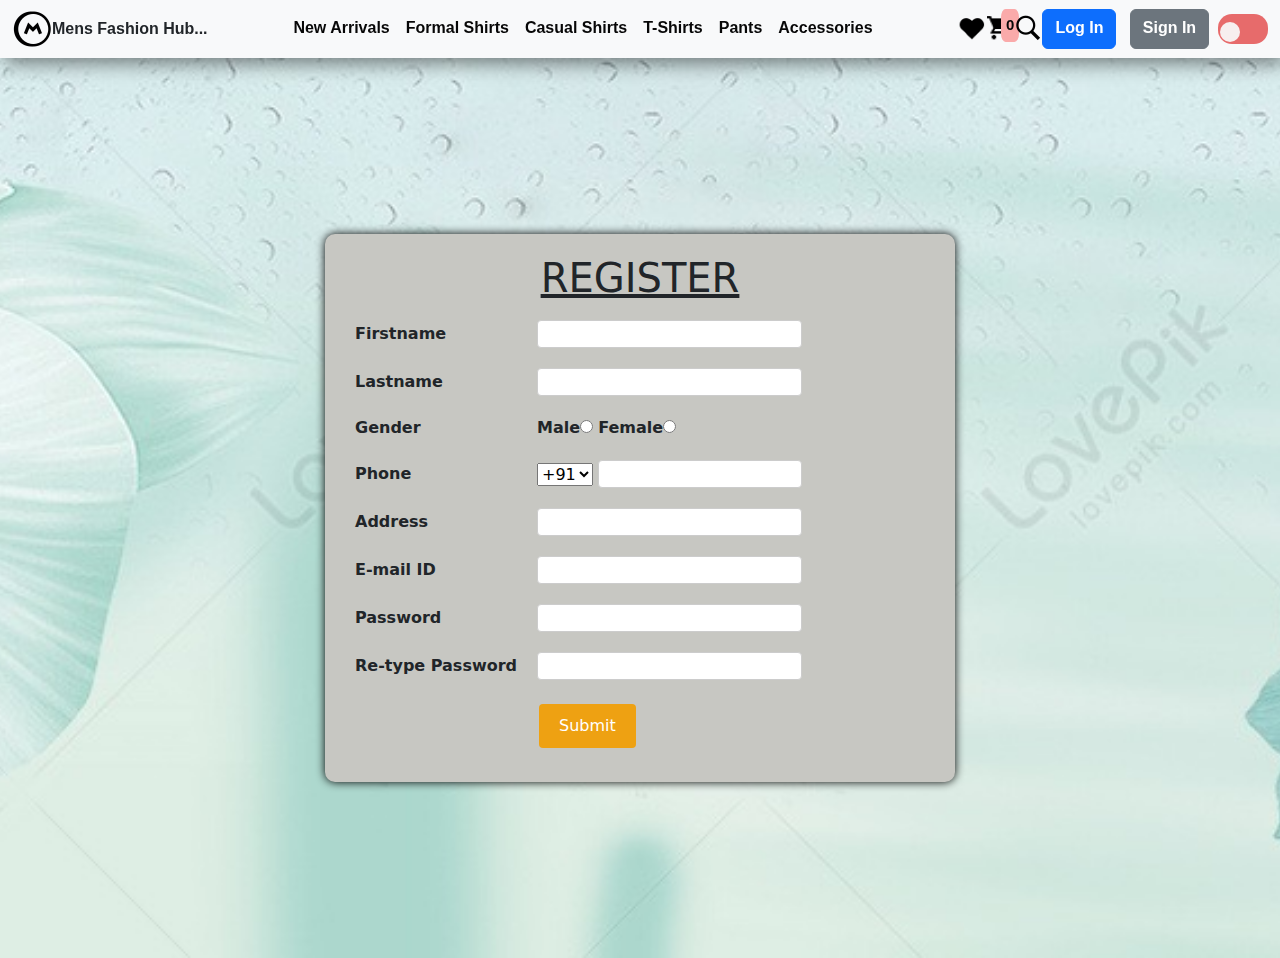
<file: sign in.html>
<!DOCTYPE html>
<html lang="en">
<head>
    <meta charset="UTF-8">
    <meta name="viewport" content="width=device-width, initial-scale=1.0">
    <title>Dress</title>
    <link rel="stylesheet" href="style.css">  
    <link href="https://cdn.jsdelivr.net/npm/bootstrap@5.0.2/dist/css/bootstrap.min.css" rel="stylesheet">
    <script src="https://cdn.jsdelivr.net/npm/bootstrap@5.0.2/dist/js/bootstrap.bundle.min.js"></script>
    <link href="https://cdn.jsdelivr.net/npm/bootstrap-icons@1.10.0/font/bootstrap-icons.css" rel="stylesheet">
    <style>
         #navbar1{
    position: sticky;
    top: 0;
    left: 0;
    z-index: 100;
    box-shadow: 5px 5px 20px rgba(0,0,0,.5);
    font-family: 'Franklin Gothic Medium', 'Arial Narrow', Arial, sans-serif;
    /* font-size: 40px; */
    font-weight: bold;
    
} 
.button1{
    background-color:whitesmoke;
    border-color:black;
    border-radius:10px;
    border-width: 2.5px;
}
.button1:hover{
    cursor: pointer;
    background-color:rgb(97, 95, 96);
}
#navbarSupportedContent a{
    color:rgb(7, 7, 7);
    border-bottom: 2px solid transparent;
}
#navbarSupportedContent a:hover{
    border-bottom: 2px solid rgb(10, 10, 10);
    /* color: rgb(18, 131, 133); */
    color: rgb(16, 101, 129); 
}

        .section {
            margin: 0;
            padding: 0;
            display: flex;
            flex-wrap: wrap;
            justify-content: center;
            align-items: center;
            min-height: 100vh; 
            background-image: url(images/2\ cover.jpeg);
          background-size: cover;
          background-position: center;
        }
        .container {
            background-color: rgb(199, 199, 194);
            padding: 20px;
            border-radius: 10px;
            box-shadow: 0 0 10px black;
            max-height: 200vh;
            max-width: 70vh;
        }
        table {
            border-collapse: collapse;
        }
        td {
            padding: 10px;
        }
        label {
            font-weight: bolder;
        }
        input[type="email"],
        input[type="password"],
        input[type="text"] {
            width: 100%;
            padding: 1px;
            border: 1px solid #ccc;
            border-radius: 4px;
        }
        input[type="submit"] {
            background-color: rgb(238, 161, 18);
            color: white;
            border: none;
            padding: 10px 20px;
            text-align: center;
            text-decoration: none;
            display: inline-block;
            font-size: 16px;
            margin: 4px 2px;
            cursor: pointer;
            border-radius: 4px;
        }
        /* Cart View Style */
.card {
    position: relative;
}
.cart-badge {
            position: absolute;
            top: -5px;
            right: -5px;
            background-color: rgb(250, 170, 170);
            color: rgb(8, 8, 8);
            border-radius: 25%;
            padding: 5px;
            font-size: 15px;
            
        }
        .navbar .icons a {
            position: relative;
        }
        #cart-view {
            display: none;
            position: fixed;
            top: 70px;
            left: 0;
            width: 100%;
            height: 100%;
            background-color: rgba(0, 0, 0, 0.7);
            color: white;
            padding: 20px;
            overflow-y: auto;
        }
        #cart-view .cart-content {
            background-color: #fff;
            padding: 20px;
            color: black;
            border-radius: 8px;
            max-width: 500px;
            margin: auto;
        }
        .btn-close-cart {
            position: absolute;
            top: 10px;
            right: 10px;
            background: red;
            color: white;
            border: none;
            padding: 10px;
            cursor: pointer;
            font-size: 20px;
        }

        .cart-item {
            display: flex;
            align-items: center;
            justify-content: space-between;
            border-bottom: 2px solid #111111;
            padding: 10px 0;
        }

        .cart-item img {
            width: 100px;
            height: 100px;
          
        }

        .cart-item .item-details {
            flex: 1;
            margin-left: 10px;
            font-size: 20px;
            font-weight: bold;
        }

        .cart-item .item-details .price {
            font-size: 20px;  /* Smaller price */
            font-weight: bold;
        }

        .cart-item .item-actions {
            display: flex;
            align-items: center;
            gap: 0px;
            width: 100%;
            justify-content: space-between;
            margin-left: 10px;
            font-weight: bold;
        }

        .btn-small {
            font-size: 10px;
            padding: 3px 6px;
            font-weight: bold;
            background-color: white;

        }

        .btn-delete {
            background:none;
            border:none;
            cursor: pointer;
            padding: 0;
           
        }
        .btn-delete img{
            width: 25px;
            height: 30px;
        }

        .btn-later {
            background-color: rgb(100, 109, 236);
            color: rgb(247, 242, 242);
            border: none;
            padding: 5px 10px;
            font-size: 17px;
            width: 45%;
        }

        .btn-processed {
            background-color: rgb(103, 240, 103);
            color: black;
            border: none;
            padding: 5px 10px;
            font-size: 17px;
            width: 45%;
        }

        .cart-footer {
            display: flex;
            justify-content: space-between;
            text-align: center;
            font-size: 12px;
            margin-top: 20px;
        }

        .cart-footer .btn-small {
            margin-top: 50px;
        }

       /* Toggle Switch Styles */
body {
    transition: background-color 0.5s, color 0.5s;
    }
.dark-mode {
    background-color: #121212;
    color: #ffffff;
    }
.toggle-switch {
            position: relative;
            display: inline-block;
            width: 50px;
            height: 30px;
        }
        .toggle-switch input {
            opacity: 0;
            width: 0;
            height: 0;
        }
        .slider {
            position: absolute;
            cursor: pointer;
            top: 0;
            left: 0;
            right: 0;
            bottom: 0;
            background-color:rgb(231, 107, 107);
            transition: .4s;
            border-radius: 14px;
        }
        .slider:before {
            position: absolute;
            content: "";
            height: 20px;
            width: 20px;
            left: 2px;
            bottom: 2px;
            background-color: rgb(247, 239, 239);
            transition: .4s;
            border-radius: 50%;
        }
        input:checked + .slider {
            background-color: rgb(10, 10, 10); /* Bootstrap primary color */
        }
        input:checked + .slider:before {
            transform: translateX(26px);
        }


    </style>
</head>
<body>
    <nav class="navbar navbar-expand-lg navbar-light bg-light" id="navbar1">
        <div class="container-fluid">
            <img src="images/icons8-mario-40.png" alt="Logo">
            <div class="HEADING">
                <B> Mens Fashion Hub...</B>
            </div>
            <button class="navbar-toggler" type="button" data-bs-toggle="collapse" data-bs-target="#navbarSupportedContent" aria-controls="navbarSupportedContent" aria-expanded="false" aria-label="Toggle navigation">
                <span class="navbar-toggler-icon"></span>
            </button>
            <div class="collapse navbar-collapse" id="navbarSupportedContent">
                <ul class="navbar-nav mx-auto" style="font-weight: bolder; font-size: 16px;">
                    <li class="nav-item"><a class="nav-link" href="index.html"><b>New Arrivals</b></a></li>
                    <li class="nav-item"><a class="nav-link" href="formal shirts.html"><b>Formal Shirts</b></a></li>
                    <li class="nav-item"><a class="nav-link" href="casual shirts.html"><b>Casual Shirts</b></a></li>
                    <li class="nav-item"><a class="nav-link" href="t-shirts.html"><b>T-Shirts</b></a></li>
                    <li class="nav-item"><a class="nav-link" href="pants.html"><b>Pants</b></a></li>
                    <li class="nav-item"><a class="nav-link" href="accessories.html"><b>Accessories</b></a></li>
                </ul>
                <div class="icons">
                    <a class="nav-link" href="index.html"><img src="images/icons8-filled-heart-28.png" alt="Wishlist"></a>
                    <a class="nav-link" href="javascript:void(0);" onclick="openCart()">
                      <img src="images/icons8-shopping-cart-28.png">
                         <span id="cart-badge" class="cart-badge">0</span>
                     </a>
    
                 <a class="nav-link" href="index.html"><img src="images/icons8-search-28.png" alt="Search"></a>  
                 </div>
                <button class="btn btn-primary">
                    <a class="nav-link text-white" href="login.html" style="margin: 0; padding: 0;"><b>Log In</b></a>
                </button>&nbsp;&nbsp;&nbsp;
                <button class="btn btn-secondary">
                    <a class="nav-link text-white" href="sign in.html" style="margin: 0; padding: 0;"><b>Sign In</b></a>
                </button>&nbsp;&nbsp;
                <label class="toggle-switch">
                    <input type="checkbox" id="toggleMode">
                    <span class="slider"></span>
                </label>
            </div>
        </div>
    </nav>
      <!-- <section class="section">
        <div class="container">
            <center><h1><u>REGISTER</u></h1></center>
            <form id="registrationForm" onsubmit="return validateForm()">
                <table>
                    <tr>
                        <td><label>Firstname</label></td>
                        <td><input type="text" id="firstname" /></td>
                    </tr>
                    <tr>
                        <td><label>Lastname</label></td>
                        <td><input type="text" id="lastname" /></td>
                    </tr>
                    <tr>
                        <td><label>Gender</label></td>
                        <td>
                            <b>Male</b><input type="radio" name="gender" value="Male" />
                            <b>Female</b><input type="radio" name="gender" value="Female" />
                        </td>
                    </tr>
                    <tr>
                        <td><label>Phone</label></td>
                        <td>
                            <select id="phoneCode" name="phoneCode">
                                <option value="1">+91</option>
                                <option value="2">+90</option>
                                <option value="3">+83</option>
                                <option value="4">+61</option>
                                <option value="5">+32</option>
                            </select>
                            <input type="text" id="phone" />
                        </td>
                    </tr>
                    <tr>
                        <td><label>Address</label></td>
                        <td><input type="text" id="address" /></td>
                    </tr>
                    <tr>
                        <td><label>E-mail ID</label></td>
                        <td><input type="email" id="email" /></td>
                    </tr>
                    <tr>
                        <td><label>Password</label></td>
                        <td><input type="password" id="password" /></td>
                    </tr>
                    <tr>
                        <td><label>Re-type Password</label></td>
                        <td><input type="password" id="confirmPassword" /></td>
                    </tr>
                    <tr>
                        <td></td>
                        <td><input type="submit" /></td>
                    </tr>
                </table>
            </form>
        </div>
    </section>
    
    <script>
        function validateForm() {
            resetStyles(); // Reset all styles before validation
    
            const firstname = document.getElementById('firstname');
            const lastname = document.getElementById('lastname');
            const gender = document.querySelector('input[name="gender"]:checked');
            const phone = document.getElementById('phone');
            const address = document.getElementById('address');
            const email = document.getElementById('email');
            const password = document.getElementById('password');
            const confirmPassword = document.getElementById('confirmPassword');
    
            let isValid = true;
    
            if (!firstname.value.trim()) {
                alert('Please enter your first name.');
                setInvalid(firstname);
                isValid = false;
            } else {
                setValid(firstname);
            }
    
            if (!lastname.value.trim()) {
                alert('Please enter your last name.');
                setInvalid(lastname);
                isValid = false;
            } else {
                setValid(lastname);
            }
    
            if (!gender) {
                alert('Please select your gender.');
                isValid = false;
            }
    
            if (!phone.value.trim()) {
                alert('Please enter your phone number.');
                setInvalid(phone);
                isValid = false;
            } else {
                setValid(phone);
            }
    
            if (!address.value.trim()) {
                alert('Please enter your address.');
                setInvalid(address);
                isValid = false;
            } else {
                setValid(address);
            }
    
            if (!email.value.trim()) {
                alert('Please enter your email.');
                setInvalid(email);
                isValid = false;
            } else if (!validateEmail(email.value.trim())) {
                alert('Please enter a valid email address.');
                setInvalid(email);
                isValid = false;
            } else {
                setValid(email);
            }
    
            if (!password.value) {
                alert('Please enter your password.');
                setInvalid(password);
                isValid = false;
            } else {
                setValid(password);
            }
    
            if (password.value !== confirmPassword.value) {
                alert('Passwords do not match.');
                setInvalid(confirmPassword);
                isValid = false;
            } else {
                setValid(confirmPassword);
            }
    
            return isValid; // Return the overall validation status
        }
    
        function resetStyles() {
            const inputs = document.querySelectorAll('input[type="text"], input[type="email"], input[type="password"]');
            inputs.forEach(input => {
                input.style.borderColor = '';
            });
        }
    
        function setInvalid(element) {
            element.style.borderColor = 'red';
        }
    
        function setValid(element) {
            element.style.borderColor = 'green';
        }
    
        function validateEmail(email) {
            const re = /^[^\s@]+@[^\s@]+\.[^\s@]+$/;
            return re.test(email);
        }
    </script> -->
    
    <section class="section">
        <div class="container">
            <center><h1><u>REGISTER</u></h1></center>
            <form id="registrationForm" onsubmit="return validateForm()">
                <table>
                    <tr>
                        <td><label>Firstname</label></td>
                        <td><input type="text" id="firstname" /></td>
                    </tr>
                    <tr>
                        <td><label>Lastname</label></td>
                        <td><input type="text" id="lastname" /></td>
                    </tr>
                    <tr>
                        <td><label>Gender</label></td>
                        <td>
                            <b>Male</b><input type="radio" name="gender" value="Male" />
                            <b>Female</b><input type="radio" name="gender" value="Female" />
                        </td>
                    </tr>
                    <tr>
                        <td><label>Phone</label></td>
                        <td>
                            <div style="display: flex; align-items: center;">
                                <select id="phoneCode" name="phoneCode" style="margin-right: 5px;">
                                    <option value="1">+91</option>
                                    <option value="2">+90</option>
                                    <option value="3">+83</option>
                                    <option value="4">+61</option>
                                    <option value="5">+32</option>
                                </select>
                                <input type="text" id="phone" />
                            </div>
                        </td>
                    </tr>
                    <tr>
                        <td><label>Address</label></td>
                        <td><input type="text" id="address" /></td>
                    </tr>
                    <tr>
                        <td><label>E-mail ID</label></td>
                        <td><input type="email" id="email" /></td>
                    </tr>
                    <tr>
                        <td><label>Password</label></td>
                        <td><input type="password" id="password" /></td>
                    </tr>
                    <tr>
                        <td><label>Re-type Password</label></td>
                        <td><input type="password" id="confirmPassword" /></td>
                    </tr>
                    <tr>
                        <td></td>
                        <td><input type="submit" /></td>
                    </tr>
                </table>
            </form>
        </div>
    </section>
    <script>
        const toggleButton = document.getElementById('toggleMode');
        toggleButton.addEventListener('change', () => {
            document.body.classList.toggle('dark-mode');
            toggleButton.setAttribute('aria-pressed', toggleButton.checked);
        });
    </script>
    <script>
        function validateForm() {
            resetStyles(); // Reset all styles before validation
    
            const firstname = document.getElementById('firstname');
            const lastname = document.getElementById('lastname');
            const gender = document.querySelector('input[name="gender"]:checked');
            const phone = document.getElementById('phone');
            const address = document.getElementById('address');
            const email = document.getElementById('email');
            const password = document.getElementById('password');
            const confirmPassword = document.getElementById('confirmPassword');
    
            let isValid = true;
    
            if (!firstname.value.trim()) {
                alert('Please enter your first name.');
                setInvalid(firstname);
                isValid = false;
            } else {
                setValid(firstname);
            }
    
            if (!lastname.value.trim()) {
                alert('Please enter your last name.');
                setInvalid(lastname);
                isValid = false;
            } else {
                setValid(lastname);
            }
    
            if (!gender) {
                alert('Please select your gender.');
                isValid = false;
            }
    
            if (!phone.value.trim()) {
                alert('Please enter your phone number.');
                setInvalid(phone);
                isValid = false;
            } else {
                setValid(phone);
            }
    
            if (!address.value.trim()) {
                alert('Please enter your address.');
                setInvalid(address);
                isValid = false;
            } else {
                setValid(address);
            }
    
            if (!email.value.trim()) {
                alert('Please enter your email.');
                setInvalid(email);
                isValid = false;
            } else if (!validateEmail(email.value.trim())) {
                alert('Please enter a valid email address.');
                setInvalid(email);
                isValid = false;
            } else {
                setValid(email);
            }
    
            if (!password.value) {
                alert('Please enter your password.');
                setInvalid(password);
                isValid = false;
            } else {
                setValid(password);
            }
    
            if (password.value !== confirmPassword.value) {
                alert('Passwords do not match.');
                setInvalid(confirmPassword);
                isValid = false;
            } else {
                setValid(confirmPassword);
            }
    
            return isValid; // Return the overall validation status
        }
    
        function resetStyles() {
            const inputs = document.querySelectorAll('input[type="text"], input[type="email"], input[type="password"]');
            inputs.forEach(input => {
                input.style.borderColor = '';
            });
        }
    
        function setInvalid(element) {
            element.style.borderColor = 'red';
        }
    
        function setValid(element) {
            element.style.borderColor = 'green';
        }
    
        function validateEmail(email) {
            const re = /^[^\s@]+@[^\s@]+\.[^\s@]+$/;
            return re.test(email);
        }
    </script>
     <!-- Cart View -->
     <div id="cart-view">
        <div class="cart-content">
            <button class="btn-close-cart" onclick="closeCart()">X</button>
           <center> <h2>Your Cart</h2></center>
            <div id="cart-items"></div>
            <div class="total-price">
                <h4>Total: ₹<span id="cart-total">0</span></h4>
            </div>
            <div class="cart-footer">
                <button class="btn-later btn-small" onclick="moveToLater()">
                    Move to Later
                </button>
                <button class="btn-processed btn-small" onclick="processItem()">
                    Mark as Processed
                </button>
            </div>
        </div>
    </div>

    <script>
        const cartItems = JSON.parse(localStorage.getItem('cartItems')) || [];
        const laterItems = JSON.parse(localStorage.getItem('laterItems')) || [];

        // Function to add an item to the cart
        function addToCart(id, title, price, img) {
            const existingItem = cartItems.find(item => item.id === id);
            if (existingItem) {
                existingItem.quantity++;
            } else {
                cartItems.push({ id, title, price, img, quantity: 1 });
            }
            saveCartToLocalStorage();
            updateCartBadge();
        }

        // Save the cart to localStorage
        function saveCartToLocalStorage() {
            localStorage.setItem('cartItems', JSON.stringify(cartItems));
            localStorage.setItem('laterItems', JSON.stringify(laterItems));
        }

        // Update the cart badge
        function updateCartBadge() {
            const cartBadge = document.getElementById('cart-badge');
            cartBadge.innerText = cartItems.length;
        }

        // Open the cart view
        function openCart() {
            document.getElementById('cart-view').style.display = 'block';
            document.getElementById('navbarSupportedContent').classList.remove('show');
            showCartItems();
        }

        // Close the cart view
        function closeCart() {
            document.getElementById('cart-view').style.display = 'none';
        }

        // Show cart items inside the cart modal
        function showCartItems() {
            const cartItemsContainer = document.getElementById('cart-items');
            cartItemsContainer.innerHTML = '';
            let total = 0;

            cartItems.forEach(item => {
                const cartItem = document.createElement('div');
                cartItem.classList.add('cart-item');
                cartItem.innerHTML = `
                    <img src="${item.img}" alt="product">
                    <div class="item-details">
                        <span>${item.title}</span><br>
                        <span class="price">₹${item.price}</span><br>
                        <div class="item-actions">
                            <button class="btn-small" onclick="updateQuantity(${item.id}, -1)">-</button>
                            <span>${item.quantity}</span>
                            <button class="btn-small" onclick="updateQuantity(${item.id}, 1)">+</button>
                            <button class="btn-delete" onclick="removeItem(${item.id})">
                                 <img src="images/icons8-trash-30.png" alt="Delete" width="0px" height="0px">
                            </button>
                        </div>
                    </div>
                `;
                cartItemsContainer.appendChild(cartItem);
                total += item.price * item.quantity;
            });

            document.getElementById('cart-total').innerText = total;
        }

        // Update item quantity
        function updateQuantity(id, change) {
            const item = cartItems.find(item => item.id === id);
            if (item) {
                item.quantity = Math.max(1, item.quantity + change);
                saveCartToLocalStorage();
                showCartItems();
            }
        }

        // Remove item from cart
        function removeItem(id) {
            const index = cartItems.findIndex(item => item.id === id);
            if (index > -1) {
                cartItems.splice(index, 1);
                saveCartToLocalStorage();
                showCartItems();
                updateCartBadge();
            }
        }

        // Move item to Later
        function moveToLater() {
            alert('Move item to later');
        }

        // Mark item as Processed
        function processItem() {
            alert('Mark item as processed');
        }

        // Initialize cart badge on page load
        updateCartBadge();
    </script>

</body>
</html>
</file>
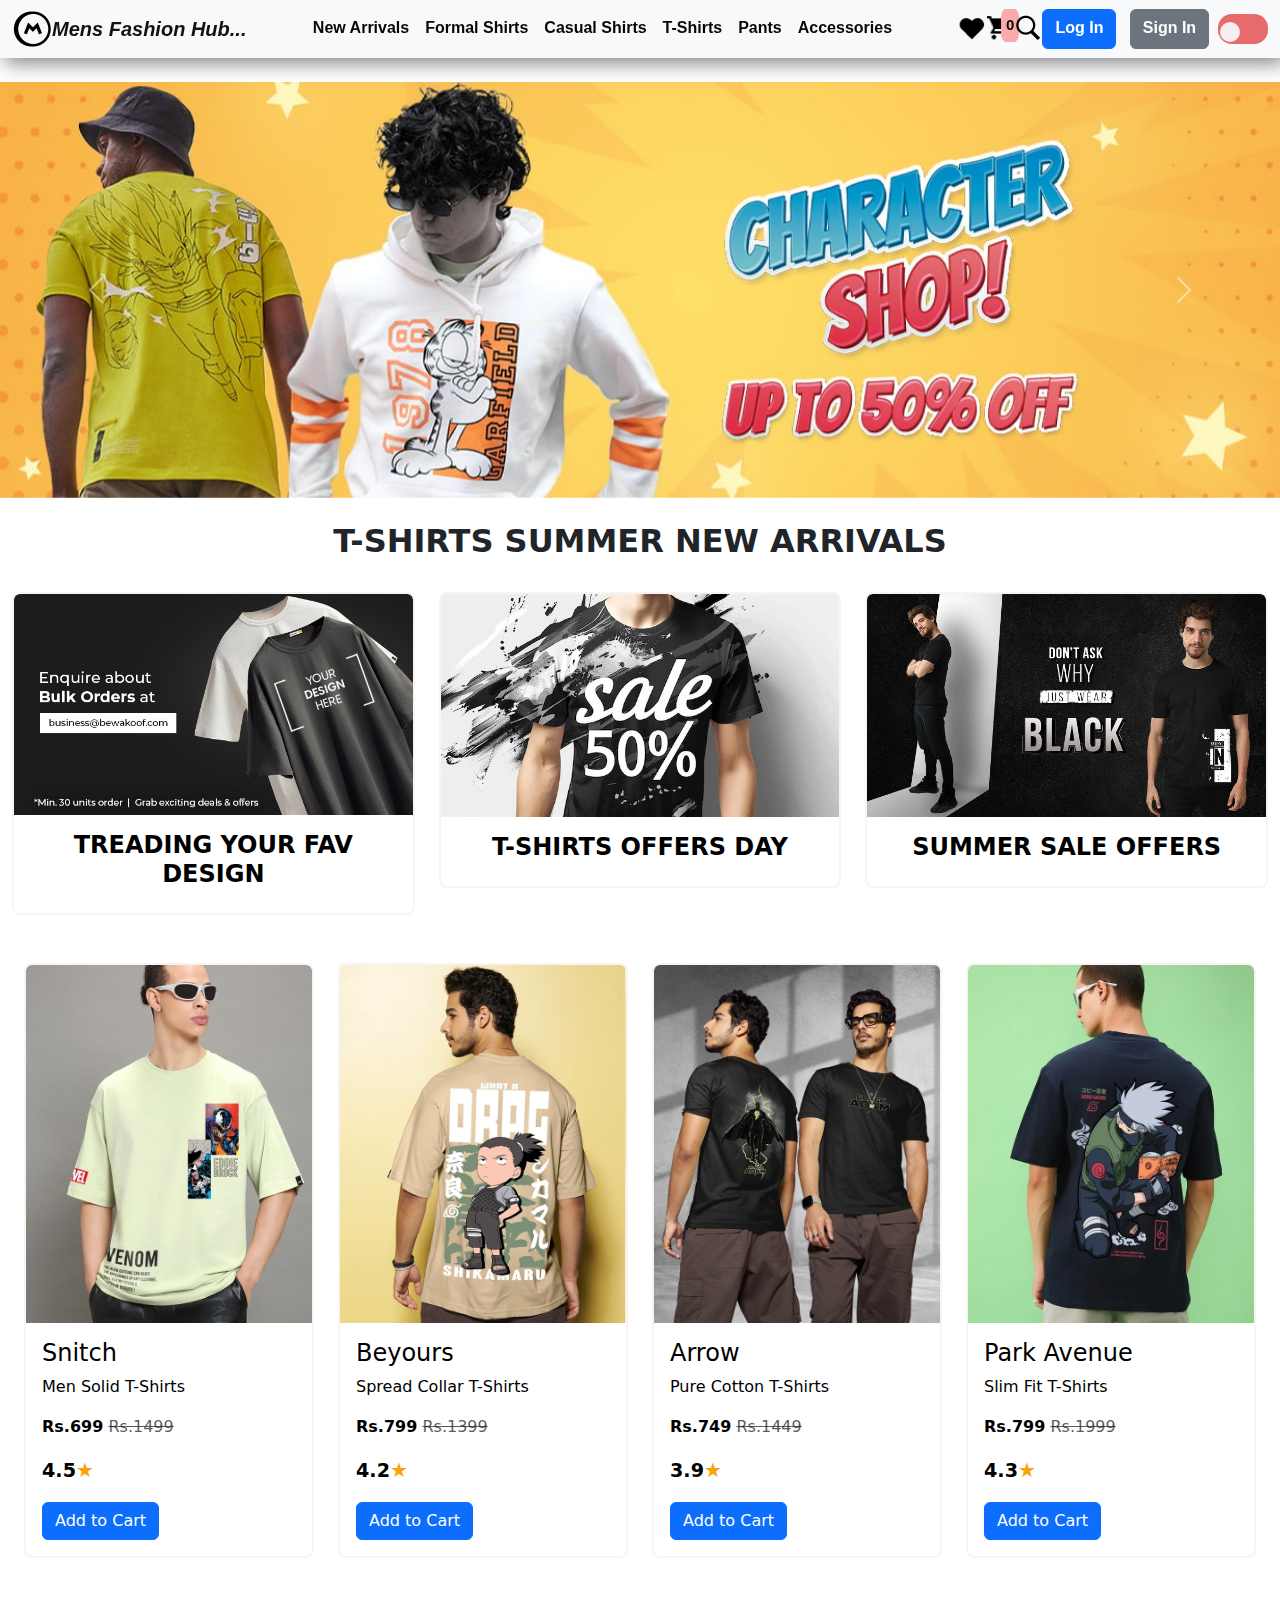
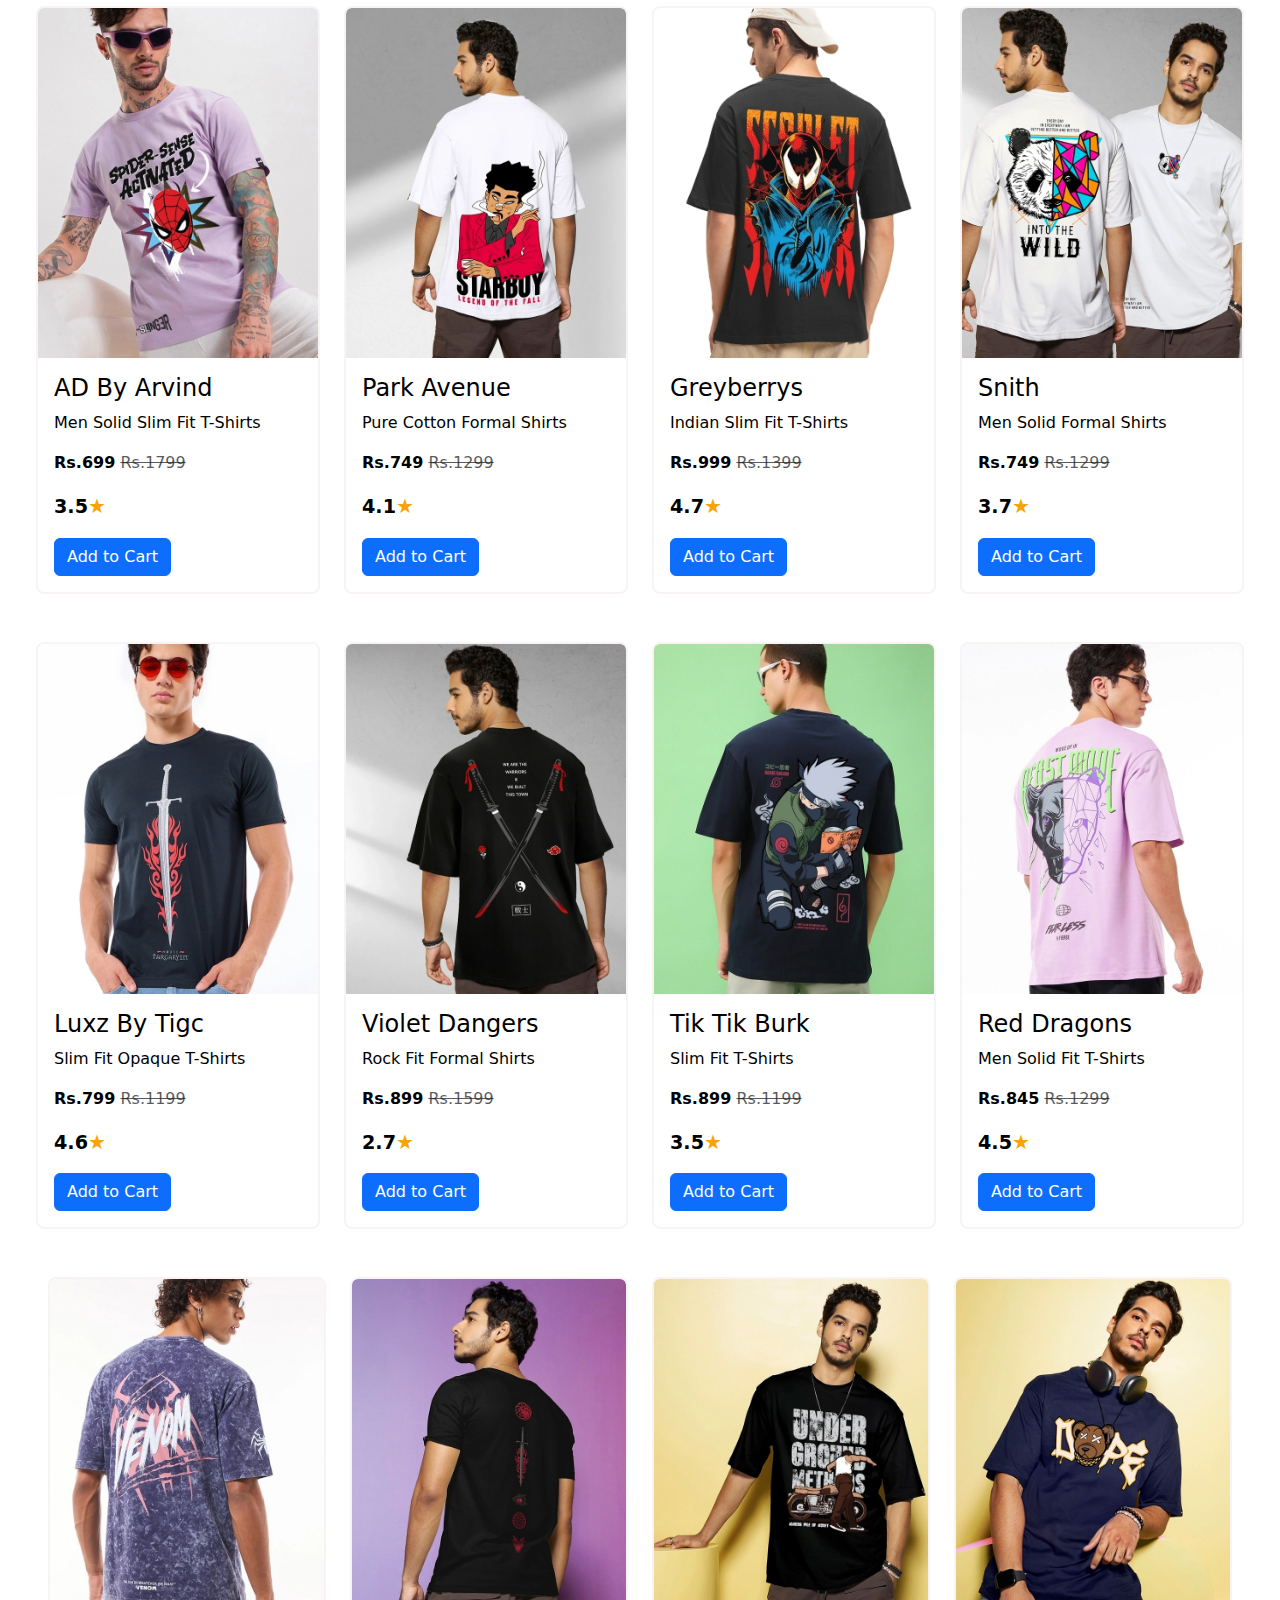
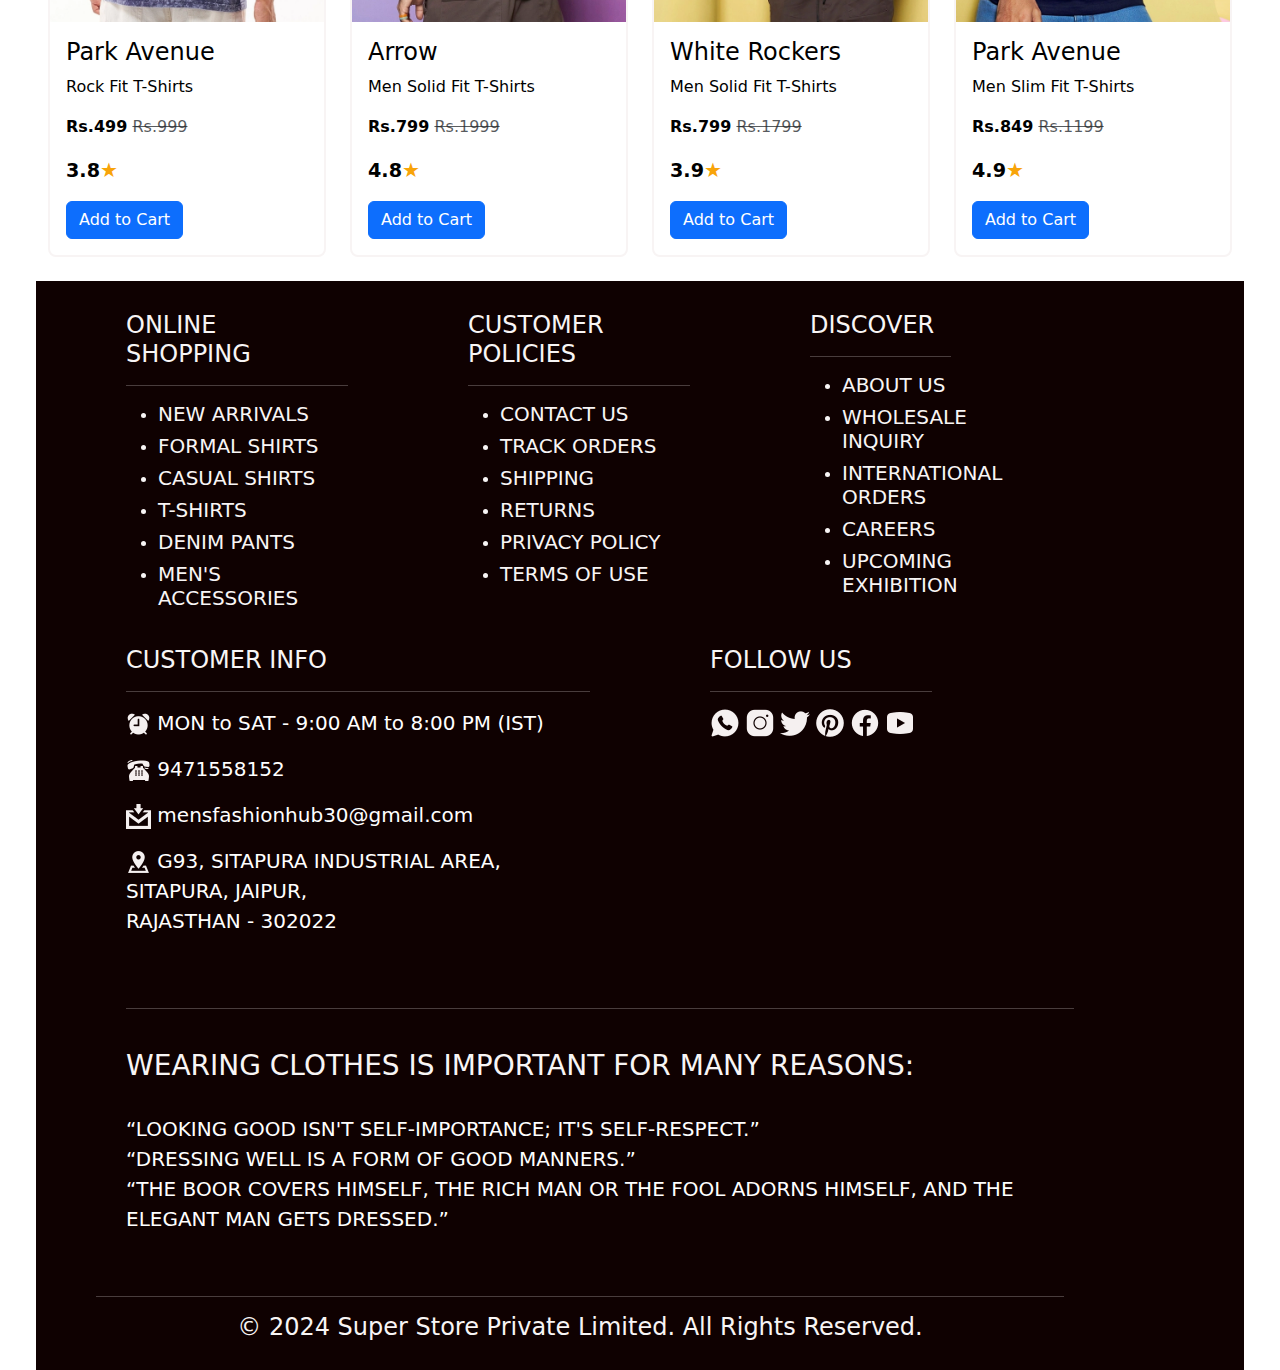
<file: t-shirts.html>
<!DOCTYPE html>
<html lang="en">
<head>
    <meta charset="UTF-8">
    <meta name="viewport" content="width=device-width, initial-scale=1.0">
    <title>dress</title>
    <link rel="stylesheet" href="style.css">  
    <link href="https://cdn.jsdelivr.net/npm/bootstrap@5.0.2/dist/css/bootstrap.min.css" rel="stylesheet">
    <script src="https://cdn.jsdelivr.net/npm/bootstrap@5.0.2/dist/js/bootstrap.bundle.min.js"></script>
    <link href="https://cdn.jsdelivr.net/npm/bootstrap-icons@1.10.0/font/bootstrap-icons.css" rel="stylesheet">
    <style>
       .card {
              border: 2px solid #f8f4f4;
              /* width: 300px; */
              border-radius: 8px;
              overflow: hidden;
              transition: transform 0.2s ease-in-out;
          }
          .card:hover {
              transform: scale(1.05);
          }
          .btn-favorite {
            position: absolute;
            top: 10px;
            right: 10px;
            background:none;
            border: none;
            font-size: 1.5rem;
            color:black;
            cursor: pointer; /* Apply cursor to the Favorite button */
        }
        .rating {
            margin-bottom: 15px;
            font-size: larger;
            font-weight: bold;
        }

        .rating span {
            color:rgb(248, 164, 9);
            font-size: 20px;
            cursor: pointer; /* Apply cursor to rating stars */
        }
        .footer{
    background-color:rgb(15, 1, 1);
}
.footer footer{
    display: flex;
    flex-wrap: wrap;
    justify-content: center;
}
.footer footer div {
    margin: 20p 10px 10px 10px;
    padding: 10px;
    text-align:start;
    font-weight:normal;
    margin-left: 20px;
    margin-right: 80px;
    color:rgb(248, 245, 245);
    justify-content: start;

}
.footer footer div p{
    text-align: start;
    font-size: 20px;
    color: white;
    justify-content: start;
}
.footer footer .column5 p{
    display: inline;
}
.footer column6{
    padding: 10px;
}
.footer column6 p{
    text-align:start;
    font-size: 20px;
    font-weight: bold;
    margin-bottom: 20px;
    justify-content: start;
}
.copy{
    color: white;
}
.overlay{
    display: block;
    opacity: 0;
    position: absolute;
    top: 10%;
    margin-left: 0;
    width: 70px;
} 
#product-cards .card:hover .overlay{
    opacity: 1;
    margin-left: 5%;
    transition: 0.5s ease;
}
.overlay i img{
    background-color:black;
    height: 40px;
    width: 40px;
    font-size: 20px;
    padding: 7px;
    margin: -20%;
    margin-bottom: 5%;
    cursor: pointer;
}
.overlay .btn-secondary{
    background: transparent !important;
    border: none;
    box-shadow: none;
}
/* Toggle Switch Styles */
body {
    transition: background-color 0.5s, color 0.5s;
    }
.dark-mode {
    background-color: #121212;
    color: #ffffff;
    }
.toggle-switch {
            position: relative;
            display: inline-block;
            width: 50px;
            height: 30px;
        }
        .toggle-switch input {
            opacity: 0;
            width: 0;
            height: 0;
        }
        .slider {
            position: absolute;
            cursor: pointer;
            top: 0;
            left: 0;
            right: 0;
            bottom: 0;
            background-color:rgb(231, 107, 107);
            transition: .4s;
            border-radius: 14px;
        }
        .slider:before {
            position: absolute;
            content: "";
            height: 20px;
            width: 20px;
            left: 2px;
            bottom: 2px;
            background-color: rgb(247, 239, 239);
            transition: .4s;
            border-radius: 50%;
        }
        input:checked + .slider {
            background-color: rgb(10, 10, 10); /* Bootstrap primary color */
        }
        input:checked + .slider:before {
            transform: translateX(26px);
        }

.HEADING
 {
    font-weight: lighter;
     font-family: 'Franklin Gothic Medium', 'Arial Narrow', Arial, sans-serif;
     font-style: oblique;
     font-size: 20px;
    color: #121212;
 }
 .card-body{
    color: black;
}
 /* Cart View Style */
 .card {
    position: relative;
}
.cart-badge {
            position: absolute;
            top: -5px;
            right: -5px;
            background-color: rgb(250, 170, 170);
            color: rgb(8, 8, 8);
            border-radius: 25%;
            padding: 5px;
            font-size: 15px;
            
        }
        .navbar .icons a {
            position: relative;
        }
        #cart-view {
            display: none;
            position: fixed;
            top: 70px;
            left: 0;
            width: 100%;
            height: 100%;
            background-color: rgba(0, 0, 0, 0.7);
            color: white;
            padding: 20px;
            overflow-y: auto;
        }
        #cart-view .cart-content {
            background-color: #fff;
            padding: 20px;
            color: black;
            border-radius: 8px;
            max-width: 500px;
            margin: auto;
        }
        .btn-close-cart {
            position: absolute;
            top: 10px;
            right: 10px;
            background: red;
            color: white;
            border: none;
            padding: 10px;
            cursor: pointer;
            font-size: 20px;
        }

        .cart-item {
            display: flex;
            align-items: center;
            justify-content: space-between;
            border-bottom: 2px solid #111111;
            padding: 10px 0;
        }

        .cart-item img {
            width: 100px;
            height: 100px;
          
        }

        .cart-item .item-details {
            flex: 1;
            margin-left: 10px;
            font-size: 20px;
            font-weight: bold;
        }

        .cart-item .item-details .price {
            font-size: 20px;  /* Smaller price */
            font-weight: bold;
        }

        .cart-item .item-actions {
            display: flex;
            align-items: center;
            gap: 0px;
            width: 100%;
            justify-content: space-between;
            margin-left: 10px;
            font-weight: bold;
        }

        .btn-small {
            font-size: 10px;
            padding: 3px 6px;
            font-weight: bold;
            background-color: white;

        }

        .btn-delete {
            background:none;
            border:none;
            cursor: pointer;
            padding: 0;
           
        }
        .btn-delete img{
            width: 25px;
            height: 30px;
        }

        .btn-later {
            background-color: rgb(100, 109, 236);
            color: rgb(247, 242, 242);
            border: none;
            padding: 5px 10px;
            font-size: 17px;
            width: 45%;
        }

        .btn-processed {
            background-color: rgb(103, 240, 103);
            color: black;
            border: none;
            padding: 5px 10px;
            font-size: 17px;
            width: 45%;
        }

        .cart-footer {
            display: flex;
            justify-content: space-between;
            text-align: center;
            font-size: 12px;
            margin-top: 20px;
        }

        .cart-footer .btn-small {
            margin-top: 50px;
        }

    </style>
</head>
<body>
    <nav class="navbar navbar-expand-lg navbar-light bg-light" id="navbar1">
        <div class="container-fluid">
            <img src="images/icons8-mario-40.png" alt="Logo">
            <div class="HEADING">
                <!-- <b>MENS FASHION HUB...</b> -->
                <B> Mens Fashion Hub...</B>
            </div>
            <button class="navbar-toggler" type="button" data-bs-toggle="collapse" data-bs-target="#navbarSupportedContent" aria-controls="navbarSupportedContent" aria-expanded="false" aria-label="Toggle navigation">
                <span class="navbar-toggler-icon"></span>
            </button>
            <div class="collapse navbar-collapse" id="navbarSupportedContent">
                <ul class="navbar-nav mx-auto" style="font-weight: bolder; font-size: 16px;">
                    <li class="nav-item"><a class="nav-link" href="index.html"><b>New Arrivals</b></a></li>
                    <li class="nav-item"><a class="nav-link" href="formal shirts.html"><b>Formal Shirts</b></a></li>
                    <li class="nav-item"><a class="nav-link" href="casual shirts.html"><b>Casual Shirts</b></a></li>
                    <li class="nav-item"><a class="nav-link" href="t-shirts.html"><b>T-Shirts</b></a></li>
                    <li class="nav-item"><a class="nav-link" href="pants.html"><b>Pants</b></a></li>
                    <li class="nav-item"><a class="nav-link" href="accessories.html"><b>Accessories</b></a></li>
                </ul>
                <div class="icons">
                    <a class="nav-link" href=""><img src="images/icons8-filled-heart-28.png" alt="Wishlist"></a>
                    <a class="nav-link" href="javascript:void(0);" onclick="openCart()">
                        <img src="images/icons8-shopping-cart-28.png">
                           <span id="cart-badge" class="cart-badge">0</span>
                       </a>
                    <a class="nav-link" href=""><img src="images/icons8-search-28.png" alt="Search"></a>
                </div>
                <button class="btn btn-primary">
                    <a class="nav-link text-white" href="login.html" style="margin: 0; padding: 0;"><b>Log In</b></a>
                </button>&nbsp;&nbsp;&nbsp;
                <button class="btn btn-secondary">
                    <a class="nav-link text-white" href="sign in.html" style="margin: 0; padding: 0;"><b>Sign In</b></a>
                </button>&nbsp;&nbsp;
                <label class="toggle-switch">
                    <input type="checkbox" id="toggleMode">
                    <span class="slider"></span>
                </label>
            </div>
        </div>
    </nav>
    
    
    </body>
</html>
 
    <!-- Carousel Section -->
  <br><div id="carouselExampleCaptions" class="carousel slide" data-bs-ride="carousel" data-bs-interval="3000">
    <div class="carousel-inner">
      <div class="carousel-item active">
        <img src="images/offer6.jpeg"alt="" width="100%"class="d-block w-100" alt="First slide">
        <div class="carousel-caption d-none d-md-block">
          <!-- <h5>First slide label</h5> -->
          <!-- <p>Some representative placeholder content for the first slide.</p> -->
        </div>
      </div>
      <div class="carousel-item">
        <img src="images/T-SHIRT BANNER 1.JPEG"class="d-block w-100" alt="Second slide">
        <div class="carousel-caption d-none d-md-block">
          <!-- <h5>Second slide label</h5> -->
          <!-- <p>Some representative placeholder content for the second slide.</p> -->
        </div>
      </div>
      <div class="carousel-item">
        <img src="images/offer3.jpeg"class="d-block w-100" alt="Third slide">
        <div class="carousel-caption d-none d-md-block">
          <!-- <h5>Third slide label</h5> -->
          <!-- <p>Some representative placeholder content for the third slide.</p> -->
        </div>
        </div>
    <button class="carousel-control-prev" type="button" data-bs-target="#carouselExampleCaptions" data-bs-slide="prev">
      <span class="carousel-control-prev-icon" aria-hidden="true"></span>
      <span class="visually-hidden">Previous</span>
    </button>
    <button class="carousel-control-next" type="button" data-bs-target="#carouselExampleCaptions" data-bs-slide="next">
      <span class="carousel-control-next-icon" aria-hidden="true"></span>
      <span class="visually-hidden">Next</span>
    </button>
  </div><br>
  <center><h2><b>T-SHIRTS SUMMER NEW ARRIVALS</b></h2></center>
  <br>
     <!-- Grid System -->
<div class="container-fluid">
  <div class="row">
      <div class="col-md-4">
          <div class="card">
              <img src="images/T-SHIRT 1,JPEG.jpg" class="card-img-top" alt="Men Solid Formal Shirt">
              <div class="card-body">
                  <center><h4><b>TREADING YOUR FAV DESIGN</b></h4></center>
              </div>
          </div>
      </div>   
      <div class="col-md-4">
          <div class="card">
              <img src="images/TSHIRT.JPEG.jpeg" class="card-img-top" alt="Spread Collar Formal Shirts">
              <div class="card-body">
                  <center><h4><b>T-SHIRTS OFFERS DAY</b></h4></center>
              </div>
          </div>
      </div>
      <div class="col-md-4">
          <div class="card">
              <img src="images/T-SHIRT 3,JPEG.jpg" class="card-img-top" alt="Pure Cotton Formal Shirts">
              <div class="card-body">
                  <center><h4><b>SUMMER SALE OFFERS</b></h4></center>
              </div>
          </div>
      </div>
  </div>
  <br><br>
     
  <!--first Grid System -->
  <div class="container-fluid" id="product-cards">
  <div class="row">
      <div class="col-md-3 mb-4">
          <div class="card">
              <img src="images/t-shirts1.jpeg" class="card-img-top" alt="Men Solid Formal Shirt">
              <div class="overlay">
                <button type="button" class="btn btn-secondary" title="Quick View">
                    <i><img src="./images/icons8-heart-64.png" alt="Quick View" width="30px"></i>
                </button>
                <button type="button" class="btn btn-secondary" title="Add to Wishlist">
                    <i><img src="./images/icons8-forward-arrow-35.png" alt="Add to Wishlist" width="30px"></i>
                </button>
            </div>
              <div class="card-body">
                  <h4 class="card-title">Snitch</h4>
                  <p class="card-text">Men Solid T-Shirts</p>
                  <p class="card-text"><b>Rs.699</b> <span class="text-muted text-decoration-line-through">Rs.1499</span></p>
                  <p><div class="rating">4.5<span>&#9733;</span></div></p>
                  <button class="btn btn-primary" onclick="addToCart(33, 'Snitch', 699, 'images/t-shirts1.jpeg')">Add to Cart</button>
              </div>
          </div>
      </div>
      <div class="col-md-3 mb-4">
          <div class="card">
              <img src="images/t-shirts2.jpeg" class="card-img-top" alt="Spread Collar Formal Shirts">
              <div class="overlay">
                <button type="button" class="btn btn-secondary" title="Quick View">
                    <i><img src="./images/icons8-heart-64.png" alt="Quick View" width="30px"></i>
                </button>
                <button type="button" class="btn btn-secondary" title="Add to Wishlist">
                    <i><img src="./images/icons8-forward-arrow-35.png" alt="Add to Wishlist" width="30px"></i>
                </button>
            </div>
              <div class="card-body">
                  <h4 class="card-title">Beyours</h4>
                  <p class="card-text">Spread Collar T-Shirts</p>
                  <p class="card-text"><b>Rs.799</b> <span class="text-muted text-decoration-line-through">Rs.1399</span></p>
                  <p><div class="rating">4.2<span>&#9733;</span></div></p>
                  <button class="btn btn-primary" onclick="addToCart(34, 'Beyours', 799, 'images/t-shirts2.jpeg')">Add to Cart</button>
              </div>
          </div>
      </div>
      <div class="col-md-3 mb-4">
          <div class="card">
<img src="images/t-shirts3.jpeg" class="card-img-top" alt="Pure Cotton Formal Shirts">
              <div class="overlay">
                <button type="button" class="btn btn-secondary" title="Quick View">
                    <i><img src="./images/icons8-heart-64.png" alt="Quick View" width="30px"></i>
                </button>
                <button type="button" class="btn btn-secondary" title="Add to Wishlist">
                    <i><img src="./images/icons8-forward-arrow-35.png" alt="Add to Wishlist" width="30px"></i>
                </button>
            </div>
              <div class="card-body">
                  <h4 class="card-title">Arrow</h4>
                  <p class="card-text">Pure Cotton T-Shirts</p>
                  <p class="card-text"><b>Rs.749</b> <span class="text-muted text-decoration-line-through">Rs.1449</span></p>
                  <p><div class="rating">3.9<span>&#9733;</span></div></p>
                  <button class="btn btn-primary" onclick="addToCart(35, 'Arrow', 749, 'images/t-shirts3.jpeg')">Add to Cart</button>
              </div>
          </div>
      </div>
      <div class="col-md-3 mb-4">
          <div class="card">
              <img src="images/t-shirts4.jpeg" class="card-img-top" alt="Slim Fit Formal Shirts">
              <div class="overlay">
                <button type="button" class="btn btn-secondary" title="Quick View">
                    <i><img src="./images/icons8-heart-64.png" alt="Quick View" width="30px"></i>
                </button>
                <button type="button" class="btn btn-secondary" title="Add to Wishlist">
                    <i><img src="./images/icons8-forward-arrow-35.png" alt="Add to Wishlist" width="30px"></i>
                </button>
            </div>
              <div class="card-body">
                  <h4 class="card-title">Park Avenue</h4>
                  <p class="card-text">Slim Fit T-Shirts</p>
                  <p class="card-text"><b>Rs.799</b> <span class="text-muted text-decoration-line-through">Rs.1999</span></p>
                  <p><div class="rating">4.3<span>&#9733;</span></div></p>
                  <button class="btn btn-primary" onclick="addToCart(36, 'Snitch', 699, 'images/formal shirts1.jpeg')">Add to Cart</button>
              </div>
          </div>
      </div>
  </div>
  <br>
  
  <!-- second Grid System -->
  <div class="container-fluid" id="product-cards">
  <div class="row">
      <div class="col-md-3 mb-4">
          <div class="card">
  <img src="images/t-shirts17.jpeg" class="card-img-top" alt="Slim Fit Formal Shirts">
              <div class="overlay">
                <button type="button" class="btn btn-secondary" title="Quick View">
                    <i><img src="./images/icons8-heart-64.png" alt="Quick View" width="30px"></i>
                </button>
                <button type="button" class="btn btn-secondary" title="Add to Wishlist">
                    <i><img src="./images/icons8-forward-arrow-35.png" alt="Add to Wishlist" width="30px"></i>
                </button>
            </div>
              <div class="card-body">
                  <h4 class="card-title">AD By Arvind</h4>
                  <p class="card-text">Men Solid Slim Fit T-Shirts</p>
                  <p class="card-text"><b>Rs.699</b> <span class="text-muted text-decoration-line-through">Rs.1799</span></p>
                  <p><div class="rating">3.5<span>&#9733;</span></div></p>
                  <button class="btn btn-primary" onclick="addToCart(37, 'AD By Arvind', 699, 'images/t-shirts17.jpeg')">Add to Cart</button>
              </div>
          </div>
      </div>
      <div class="col-md-3 mb-4">
          <div class="card">
              <img src="images/t-shirts6.jpeg" class="card-img-top" alt="Slim Fit Formal Shirts">
              <div class="overlay">
                <button type="button" class="btn btn-secondary" title="Quick View">
                    <i><img src="./images/icons8-heart-64.png" alt="Quick View" width="30px"></i>
                </button>
                <button type="button" class="btn btn-secondary" title="Add to Wishlist">
                    <i><img src="./images/icons8-forward-arrow-35.png" alt="Add to Wishlist" width="30px"></i>
                </button>
            </div>
              <div class="card-body">
                  <h4 class="card-title">Park Avenue</h4>
                  <p class="card-text">Pure Cotton Formal Shirts</p>
                  <p class="card-text"><b>Rs.749</b> <span class="text-muted text-decoration-line-through">Rs.1299</span></p>
                  <p><div class="rating">4.1<span>&#9733;</span></div></p>
                  <button class="btn btn-primary" onclick="addToCart(38, 'Park Avenue', 749, 'images/t-shirts6.jpeg')">Add to Cart</button>
              </div>
          </div>
      </div>
      <div class="col-md-3 mb-4">
          <div class="card">
              <img src="images/t-shirts7.jpeg" class="card-img-top" alt="Slim Fit Formal Shirts">
              <div class="overlay">
                <button type="button" class="btn btn-secondary" title="Quick View">
                    <i><img src="./images/icons8-heart-64.png" alt="Quick View" width="30px"></i>
                </button>
                <button type="button" class="btn btn-secondary" title="Add to Wishlist">
                    <i><img src="./images/icons8-forward-arrow-35.png" alt="Add to Wishlist" width="30px"></i>
                </button>
            </div>
              <div class="card-body">
                  <h4 class="card-title">Greyberrys</h4>
                  <p class="card-text">Indian Slim Fit T-Shirts</p>
                  <p class="card-text"><b>Rs.999</b> <span class="text-muted text-decoration-line-through">Rs.1399</span></p>
                  <p><div class="rating">4.7<span>&#9733;</span></div></p>
                  <button class="btn btn-primary" onclick="addToCart(39, 'Greyberrys', 999, 'images/t-shirts7.jpeg')">Add to Cart</button>
              </div>
          </div>
      </div>
      <div class="col-md-3 mb-4">
          <div class="card">
              <img src="images/t-shirts20.jpeg" class="card-img-top" alt="Slim Fit Formal Shirts">
              <div class="overlay">
                <button type="button" class="btn btn-secondary" title="Quick View">
                    <i><img src="./images/icons8-heart-64.png" alt="Quick View" width="30px"></i>
                </button>
                <button type="button" class="btn btn-secondary" title="Add to Wishlist">
                    <i><img src="./images/icons8-forward-arrow-35.png" alt="Add to Wishlist" width="30px"></i>
                </button>
            </div>
              <div class="card-body">
                  <h4 class="card-title">Snith</h4>
                  <p class="card-text">Men Solid Formal Shirts</p>
                  <p class="card-text"><b>Rs.749</b> <span class="text-muted text-decoration-line-through">Rs.1299</span></p>
                  <p><div class="rating">3.7<span>&#9733;</span></div></p>
                  <button class="btn btn-primary" onclick="addToCart(40, 'Snitch', 749, 'images/t-shirts20.jpeg')">Add to Cart</button>
              </div>
          </div>
      </div>
  </div>
  <br>
</div>


         <!--third Grid System -->
<div class="container-fluid" id="product-cards">
  <div class="row">
      <div class="col-md-3 mb-4">
          <div class="card">
              <img src="images/t-shirts18.jpeg" class="card-img-top" alt="Slim Fit Formal Shirts">
              <div class="overlay">
                <button type="button" class="btn btn-secondary" title="Quick View">
                    <i><img src="./images/icons8-heart-64.png" alt="Quick View" width="30px"></i>
                </button>
                <button type="button" class="btn btn-secondary" title="Add to Wishlist">
                    <i><img src="./images/icons8-forward-arrow-35.png" alt="Add to Wishlist" width="30px"></i>
                </button>
            </div>
              <div class="card-body">
                  <h4 class="card-title">Luxz By Tigc</h4>
                  <p class="card-text">Slim Fit Opaque T-Shirts</p>
                  <p class="card-text"><b>Rs.799</b> <span class="text-muted text-decoration-line-through">Rs.1199</span></p>
                  <p><div class="rating">4.6<span>&#9733;</span></div></p>
                  <button class="btn btn-primary" onclick="addToCart(41, 'Luxz By Tigc', 799, 'images/t-shirts18.jpeg')">Add to Cart</button>
              </div>
          </div>
      </div>

      <div class="col-md-3 mb-4">
          <div class="card">
              <img src="images/t-shirts19.jpeg" class="card-img-top" alt="Slim Fit Formal Shirts">
              <div class="overlay">
                <button type="button" class="btn btn-secondary" title="Quick View">
                    <i><img src="./images/icons8-heart-64.png" alt="Quick View" width="30px"></i>
                </button>
                <button type="button" class="btn btn-secondary" title="Add to Wishlist">
                    <i><img src="./images/icons8-forward-arrow-35.png" alt="Add to Wishlist" width="30px"></i>
                </button>
            </div>
              <div class="card-body">
                  <h4 class="card-title">Violet Dangers</h4>
                  <p class="card-text">Rock Fit Formal Shirts</p>
                  <p class="card-text"><b>Rs.899</b> <span class="text-muted text-decoration-line-through">Rs.1599</span></p>
                  <p><div class="rating">2.7<span>&#9733;</span></div></p>
                  <button class="btn btn-primary" onclick="addToCart(42, 'Violet Dangers', 899, 'images/t-shirts19.jpeg')">Add to Cart</button>
              </div>
          </div>
      </div>

      <div class="col-md-3 mb-4">
          <div class="card">
              <img src="images/t-shirts4.jpeg" class="card-img-top" alt="Slim Fit Formal Shirts">
              <div class="overlay">
                <button type="button" class="btn btn-secondary" title="Quick View">
                    <i><img src="./images/icons8-heart-64.png" alt="Quick View" width="30px"></i>
                </button>
                <button type="button" class="btn btn-secondary" title="Add to Wishlist">
                    <i><img src="./images/icons8-forward-arrow-35.png" alt="Add to Wishlist" width="30px"></i>
                </button>
            </div>
              <div class="card-body">
                  <h4 class="card-title">Tik Tik Burk</h4>
                  <p class="card-text">Slim Fit T-Shirts</p>
                  <p class="card-text"><b>Rs.899</b> <span class="text-muted text-decoration-line-through">Rs.1199</span></p>
                  <p><div class="rating">3.5<span>&#9733;</span></div></p>
                  <button class="btn btn-primary" onclick="addToCart(43, 'Tik Tik Burk', 899, 'images/t-shirts4.jpeg')">Add to Cart</button>
              </div>
          </div>
      </div>

      <div class="col-md-3 mb-4">
          <div class="card">
              <img src="images/t-shirts12.jpeg" class="card-img-top" alt="Slim Fit Formal Shirts">
              <div class="overlay">
                <button type="button" class="btn btn-secondary" title="Quick View">
                    <i><img src="./images/icons8-heart-64.png" alt="Quick View" width="30px"></i>
                </button>
                <button type="button" class="btn btn-secondary" title="Add to Wishlist">
                    <i><img src="./images/icons8-forward-arrow-35.png" alt="Add to Wishlist" width="30px"></i>
                </button>
            </div>
              <div class="card-body">
                  <h4 class="card-title">Red Dragons</h4>
                  <p class="card-text">Men Solid Fit T-Shirts</p>
                  <p class="card-text"><b>Rs.845</b> <span class="text-muted text-decoration-line-through">Rs.1299</span></p>
                  <p><div class="rating">4.5<span>&#9733;</span></div></p>
                  <button class="btn btn-primary" onclick="addToCart(44, 'Red Dragons', 845, 'images/t-shirts12.jpeg')">Add to Cart</button>
              </div>
          </div>
      </div>
  </div>

  <br>
<!-- fourth grid system -->
<div class="container-fluid" id="product-cards">
  <div class="row">
      <div class="col-md-3 mb-4">
          <div class="card">
              <img src="images/t-shirts13.jpeg" class="card-img-top" alt="Slim Fit Formal Shirts">
              <div class="overlay">
                <button type="button" class="btn btn-secondary" title="Quick View">
                    <i><img src="./images/icons8-heart-64.png" alt="Quick View" width="30px"></i>
                </button>
                <button type="button" class="btn btn-secondary" title="Add to Wishlist">
                    <i><img src="./images/icons8-forward-arrow-35.png" alt="Add to Wishlist" width="30px"></i>
                </button>
            </div>
              <div class="card-body">
                  <h4 class="card-title">Park Avenue</h4>
                  <p class="card-text">Rock Fit T-Shirts</p>
                  <p class="card-text"><b>Rs.499</b> <span class="text-muted text-decoration-line-through">Rs.999</span></p>
                  <p><div class="rating">3.8<span>&#9733;</span></div></p>
                  <button class="btn btn-primary" onclick="addToCart(45, 'Park Avenue', 499, 'images/t-shirts13.jpeg')">Add to Cart</button>
              </div>
          </div>
      </div>

      <div class="col-md-3 mb-4">
          <div class="card">
              <img src="images/t-shirts14.jpeg" class="card-img-top" alt="Slim Fit Formal Shirts">
              <div class="overlay">
                <button type="button" class="btn btn-secondary" title="Quick View">
                    <i><img src="./images/icons8-heart-64.png" alt="Quick View" width="30px"></i>
                </button>
                <button type="button" class="btn btn-secondary" title="Add to Wishlist">
                    <i><img src="./images/icons8-forward-arrow-35.png" alt="Add to Wishlist" width="30px"></i>
                </button>
            </div>
              <div class="card-body">
                  <h4 class="card-title">Arrow</h4>
                  <p class="card-text">Men Solid Fit T-Shirts</p>
                  <p class="card-text"><b>Rs.799</b> <span class="text-muted text-decoration-line-through">Rs.1999</span></p>
                  <p><div class="rating">4.8<span>&#9733;</span></div></p>
                  <button class="btn btn-primary" onclick="addToCart(46, 'Arrow', 799, 'images/t-shirts14.jpeg')">Add to Cart</button>
              </div>
          </div>
      </div>

      <div class="col-md-3 mb-4">
          <div class="card">
              <img src="images/t-shirts15.jpeg" class="card-img-top" alt="Slim Fit Formal Shirts">
              <div class="overlay">
                <button type="button" class="btn btn-secondary" title="Quick View">
                    <i><img src="./images/icons8-heart-64.png" alt="Quick View" width="30px"></i>
                </button>
                <button type="button" class="btn btn-secondary" title="Add to Wishlist">
                    <i><img src="./images/icons8-forward-arrow-35.png" alt="Add to Wishlist" width="30px"></i>
                </button>
            </div>
              <div class="card-body">
                  <h4 class="card-title">White Rockers</h4>
                  <p class="card-text">Men Solid Fit T-Shirts</p>
                  <p class="card-text"><b>Rs.799</b> <span class="text-muted text-decoration-line-through">Rs.1799</span></p>
                  <p><div class="rating">3.9<span>&#9733;</span></div></p>
                  <button class="btn btn-primary" onclick="addToCart(47, 'White Rockers', 799, 'images/t-shirts15.jpeg')">Add to Cart</button>
              </div>
          </div>
      </div>

      <div class="col-md-3 mb-4">
          <div class="card">
              <img src="images/t-shirts16.jpeg" class="card-img-top" alt="Slim Fit Formal Shirts">
              <div class="overlay">
                <button type="button" class="btn btn-secondary" title="Quick View">
                    <i><img src="./images/icons8-heart-64.png" alt="Quick View" width="30px"></i>
                </button>
                <button type="button" class="btn btn-secondary" title="Add to Wishlist">
                    <i><img src="./images/icons8-forward-arrow-35.png" alt="Add to Wishlist" width="30px"></i>
                </button>
            </div>
              <div class="card-body">
                  <h4 class="card-title">Park Avenue</h4>
                  <p class="card-text">Men Slim Fit T-Shirts</p>
                  <p class="card-text"><b>Rs.849</b> <span class="text-muted text-decoration-line-through">Rs.1199</span></p>
                  <p><div class="rating">4.9<span>&#9733;</span></div></p>
                  <button class="btn btn-primary" onclick="addToCart(48, 'Park Avenue', 849, 'images/t-shirts16.jpeg')">Add to Cart</button>
              </div>
          </div>
      </div>
  </div>
</div>
<script>
    const toggleButton = document.getElementById('toggleMode');
    toggleButton.addEventListener('change', () => {
        document.body.classList.toggle('dark-mode');
        toggleButton.setAttribute('aria-pressed', toggleButton.checked);
    });
</script>

 <!-- Cart View -->
 <div id="cart-view">
    <div class="cart-content">
        <button class="btn-close-cart" onclick="closeCart()">X</button>
       <center> <h2>Your Cart</h2></center>
        <div id="cart-items"></div>
        <div class="total-price">
            <h4>Total: ₹<span id="cart-total">0</span></h4>
        </div>
        <div class="cart-footer">
            <button class="btn-later btn-small" onclick="moveToLater()">
                Move to Later
            </button>
            <button class="btn-processed btn-small" onclick="processItem()">
                Mark as Processed
            </button>
        </div>
    </div>
</div>

<script>
    const cartItems = JSON.parse(localStorage.getItem('cartItems')) || [];
    const laterItems = JSON.parse(localStorage.getItem('laterItems')) || [];

    // Function to add an item to the cart
    function addToCart(id, title, price, img) {
        const existingItem = cartItems.find(item => item.id === id);
        if (existingItem) {
            existingItem.quantity++;
        } else {
            cartItems.push({ id, title, price, img, quantity: 1 });
        }
        saveCartToLocalStorage();
        updateCartBadge();
    }

    // Save the cart to localStorage
    function saveCartToLocalStorage() {
        localStorage.setItem('cartItems', JSON.stringify(cartItems));
        localStorage.setItem('laterItems', JSON.stringify(laterItems));
    }

    // Update the cart badge
    function updateCartBadge() {
        const cartBadge = document.getElementById('cart-badge');
        cartBadge.innerText = cartItems.length;
    }

    // Open the cart view
    function openCart() {
        document.getElementById('cart-view').style.display = 'block';
        document.getElementById('navbarSupportedContent').classList.remove('show');
        showCartItems();
    }

    // Close the cart view
    function closeCart() {
        document.getElementById('cart-view').style.display = 'none';
    }

    // Show cart items inside the cart modal
    function showCartItems() {
        const cartItemsContainer = document.getElementById('cart-items');
        cartItemsContainer.innerHTML = '';
        let total = 0;

        cartItems.forEach(item => {
            const cartItem = document.createElement('div');
            cartItem.classList.add('cart-item');
            cartItem.innerHTML = `
                <img src="${item.img}" alt="product">
                <div class="item-details">
                    <span>${item.title}</span><br>
                    <span class="price">₹${item.price}</span><br>
                    <div class="item-actions">
                        <button class="btn-small" onclick="updateQuantity(${item.id}, -1)">-</button>
                        <span>${item.quantity}</span>
                        <button class="btn-small" onclick="updateQuantity(${item.id}, 1)">+</button>
                        <button class="btn-delete" onclick="removeItem(${item.id})">
                             <img src="images/icons8-trash-30.png" alt="Delete" width="0px" height="0px">
                        </button>
                    </div>
                </div>
            `;
            cartItemsContainer.appendChild(cartItem);
            total += item.price * item.quantity;
        });

        document.getElementById('cart-total').innerText = total;
    }

    // Update item quantity
    function updateQuantity(id, change) {
        const item = cartItems.find(item => item.id === id);
        if (item) {
            item.quantity = Math.max(1, item.quantity + change);
            saveCartToLocalStorage();
            showCartItems();
        }
    }

    // Remove item from cart
    function removeItem(id) {
        const index = cartItems.findIndex(item => item.id === id);
        if (index > -1) {
            cartItems.splice(index, 1);
            saveCartToLocalStorage();
            showCartItems();
            updateCartBadge();
        }
    }

    // Move item to Later
    function moveToLater() {
        alert('Move item to later');
    }

    // Mark item as Processed
    function processItem() {
        alert('Mark item as processed');
    }

    // Initialize cart badge on page load
    updateCartBadge();
</script>

<script src="https://cdn.jsdelivr.net/npm/bootstrap@5.1.3/dist/js/bootstrap.bundle.min.js"></script>

            
<div class="footer">
  <footer>
      <div class="container-fluid">
          <div class="row">
              <div class="column1 col-md-3">
                  <h4>ONLINE SHOPPING</h4>
                  <hr>
                  <ul>
                      <li><H5>NEW ARRIVALS</H5></li>
                      <li><H5>FORMAL SHIRTS</H5></li>
                      <li><H5>CASUAL SHIRTS</H5></li>
                      <li><H5>T-SHIRTS</H5></li>
                      <li><H5>DENIM PANTS</H5></li>
                      <li><H5>MEN'S ACCESSORIES</H5></li>
                  </ul>
              </div>

              <div class="column2 col-md-3">
                  <h4>CUSTOMER POLICIES</h4>
                  <hr>
                  <ul>
                      <li><H5>CONTACT US</H5></li>
                      <li><H5>TRACK ORDERS</H5></li>
                      <li><H5>SHIPPING</H5></li>
                      <li><H5>RETURNS</H5></li>
                      <li><H5>PRIVACY POLICY</H5></li>
                      <li><H5>TERMS OF USE</H5></li>
                  </ul>
              </div>

              <div class="column3 col-md-2">
                  <h4>DISCOVER</h4>
                  <hr>
                  <ul>
                      <li><H5>ABOUT US</H5></li>
                      <li><H5>WHOLESALE INQUIRY</H5></li>
                      <li><H5>INTERNATIONAL ORDERS</H5></li>
                      <li><H5>CAREERS</H5></li>
                      <li><H5>UPCOMING EXHIBITION</H5></li>
                  </ul>
              </div>

              <div class="column4 col-md-6">
                  <h4>CUSTOMER INFO</h4>
                  <hr>
                  <p><img src="images/icons8-alarm-clock-25.png"> MON to SAT - 9:00 AM to 8:00 PM (IST)</p>
                  <p><img src="images/icons8-ringing-phone-25.png"> 9471558152</p>
                  <p><img src="images/icons8-gmail-login-25 (1).png"> mensfashionhub30@gmail.com</p>
                  <p><img src="images/icons8-address-25.png"> G93, SITAPURA INDUSTRIAL AREA,<br>SITAPURA, JAIPUR,<br>RAJASTHAN - 302022</p>
              </div>

              <div class="column5 col-md-3">
                  <h4>FOLLOW US</h4>
                  <hr>
                  <img src="images/icons8-whatsapp-30 (1).png" alt="WhatsApp">
                  <img src="images/icons8-instagram-logo-30.png" alt="Instagram">
                  <img src="images/icons8-twitter-logo-30 (1).png" alt="Twitter">
                  <img src="images/icons8-pinterest-logo-30.png" alt="Pinterest">
                  <img src="images/icons8-facebook-logo-30.png" alt="Facebook">
                  <img src="images/icons8-youtube-logo-30.png" alt="YouTube">
              </div>
          </div>

          <div class="row">
              <div class="column6 col-md-12"><HR><BR>
                <h3>WEARING CLOTHES IS IMPORTANT FOR MANY REASONS:</h3><BR>
                
                  <p>“LOOKING GOOD ISN'T SELF-IMPORTANCE; IT'S SELF-RESPECT.”<br> 
                  “DRESSING WELL IS A FORM OF GOOD MANNERS.”<br>
                  “THE BOOR COVERS HIMSELF, THE RICH MAN OR THE FOOL ADORNS HIMSELF, AND THE ELEGANT MAN GETS DRESSED.”</p>
              </div>
          </div>

          <div class="copy">
              <center>
                  <hr>
                  <h4>&copy; 2024 Super Store Private Limited. All Rights Reserved.</h4>
              </center>
          </div>
      </div>
  </footer>
</div>
</file>
<file: style.css>
#navbar1{
    position: sticky;
    top: 0;
    left: 0;
    z-index: 100;
    box-shadow: 5px 5px 20px rgba(0,0,0,.5);
    font-family: 'Franklin Gothic Medium', 'Arial Narrow', Arial, sans-serif;
    /* font-size: 40px; */
    font-weight: bold;
    
} 
.button1{
    background-color:whitesmoke;
    border-color:black;
    border-radius:10px;
    border-width: 2.5px;
}
.button1:hover{
    cursor: pointer;
    background-color:rgb(97, 95, 96);
}
#navbarSupportedContent a{
    color:rgb(7, 7, 7);
    border-bottom: 2px solid transparent;
}
#navbarSupportedContent a:hover{
    border-bottom: 2px solid rgb(10, 10, 10);
    /* color: rgb(18, 131, 133); */
    color: rgb(16, 101, 129); 
}
.carousel-item img {
    width: 100%;
    /* height: 500px; Ensure the image height is fixed to 500px */
    object-fit: cover; /* Ensures the image covers the area without distortion */
}
.flex-container{
    flex-wrap: wrap;
}
.strike {
    /* color: black; */
    /* font-size: 1.25rem; */
    text-decoration: line-through;
    /* margin-left: 10px;  */
}
.overlay{
    display: block;
    opacity: 0;
    position: absolute;
    top:10% ;
    margin-left: 0;
    width: 70px;
}
.card .card:hover .overlay{
    opacity: 1;
    margin-left:5% ;
    transition:0.5s ease ;
}
.overlay i.img{
    background-color: black;
    height:30px ;
    width:30px ;
    font-size: 20px;
    padding:7px ;
    margin:-20px ;
    margin-bottom: 5%;
    cursor: pointer;
}
.overlay .btn-secondary{
    background: transparent;
    border: none;
    box-shadow: 1px 1px 1px black;
}
.icons
{
    display:flex;
}
</file>
